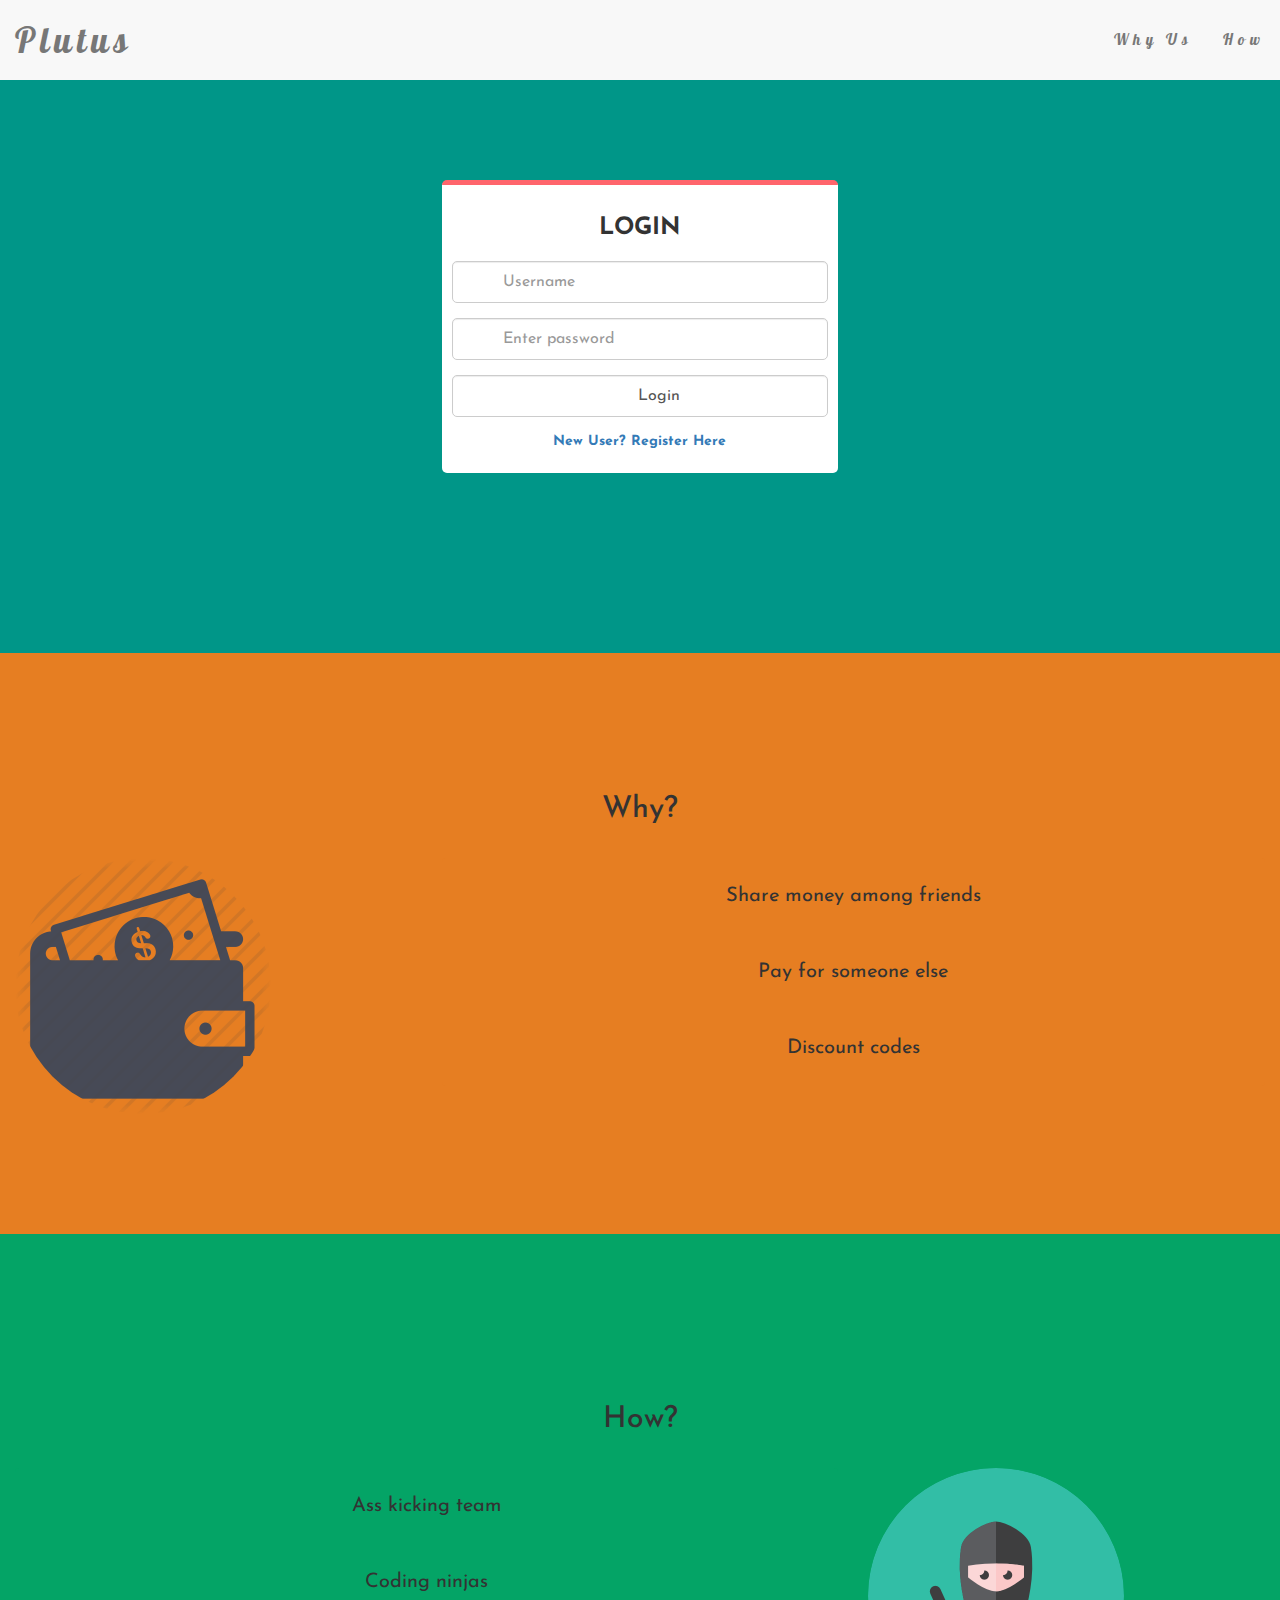
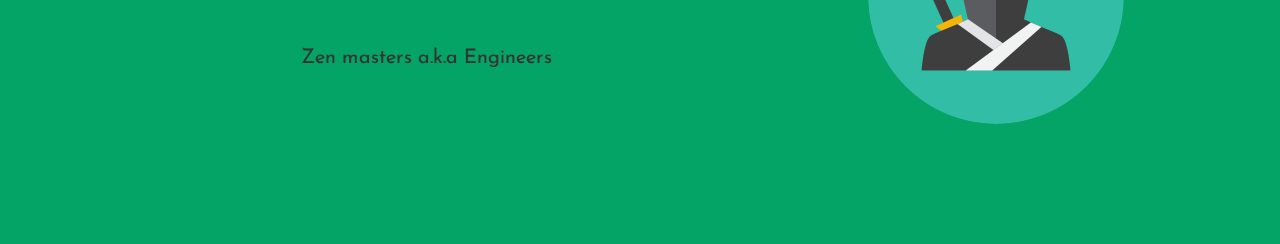
<file: index.html>
<!DOCTYPE html>

<html>
	
	<head>
		<link rel="stylesheet" href="bootstrap.min.css">
		<link rel="stylesheet" href="main.css">
		<link href='http://fonts.googleapis.com/css?family=Lobster' rel='stylesheet' type='text/css'>
		<link href='http://fonts.googleapis.com/css?family=Cabin' rel='stylesheet' type='text/css'>
		<link href='http://fonts.googleapis.com/css?family=Josefin+Sans' rel='stylesheet' type='text/css'>
	</head>
	<body>
		
		<nav class="navbar navbar-default navbar-fixed-top">
			<div class="container-fluid">
				<div class="navbar-header">
					<button type="button" class="navbar-toggle" data-toggle="collapse" data-target="#drop">
						<span class="icon-bar"></span>
						<span class="icon-bar"></span>
					</button>
					<a class="navbar-brand" href="#">Plutus</a>
				</div>
				<div class="collapse navbar-collapse" id="drop">
					<ul class="nav navbar-nav navbar-right">
						<li><a href="#why">Why Us</a></li>
						<li><a href="#how">How</a></li>
					</ul>
				</div>
			</div>
		</nav>
		<div class="container-fluid login-cont" id="ok">
			<div class="row">
				<div class="col-md-4"></div>
				<div class="col-md-4">
			<div class="login-block text-center">
				<h3>Login</h3>
				<form action="dashboard2.php" role="form" method="post">
					<div class="form-group">
						<input type="text" class="form-control" id="username" placeholder="Username">
					</div>
					<div class="form-group">
						<input type="password" class="form-control" id="password" placeholder="Enter password">
					</div>
					<div class="form-group">
						
						 <input type="submit" value="Login" class="form-control" id="submit-but"/>
					<!--	<button class="form-control" id="submit-but"><a href="dashboard.html">Submit</a></button>-->
					</div>
					<div class="form-group">
						<label for="register"><a href="register2.html" class="reg1">New User? Register Here</a></label>
					</div>
				</form>

			</div>
				</div>
				<div class="col-md-4"></div>
			</div>
		</div>
		<div class="container-fluid s1 text-center" id="why">
			<h2 class="margin" style="padding-bottom:22px;">Why?</h3>
			<div class="row">
				<div class="col-md-4">
					<img src="icon_wallet.png" class="img-responsive img-circle margin" >
				</div>
				<div class="col-md-8">
					<ul class="list-group">
						<li class="list-group-item lg1">Share money among friends</li>
						<li class="list-group-item lg1">Pay for someone else</li>
						<li class="list-group-item lg1">Discount codes</li>
					</ul>
				</div>
			</div>
		</div>
		<div class="container-fluid s2 text-center" id="how">
			<h2 class="margin" style="padding-bottom:22px;">How?</h3>
			<div class="row">
				<div class="col-md-8">
					<ul class="list-group">
						<li class="list-group-item lg2">Ass kicking team</li>
						<li class="list-group-item lg2">Coding ninjas</li>
						<li class="list-group-item lg2">Zen masters a.k.a Engineers</li>
					</ul>
				</div>
				<div class="col-md-4">
					<img src="icon_ninja.png" class="img-responsive img-circle margin" width="256px" height="256px">
				</div>
			</div>
		</div>
	</body>
</html>
</file>
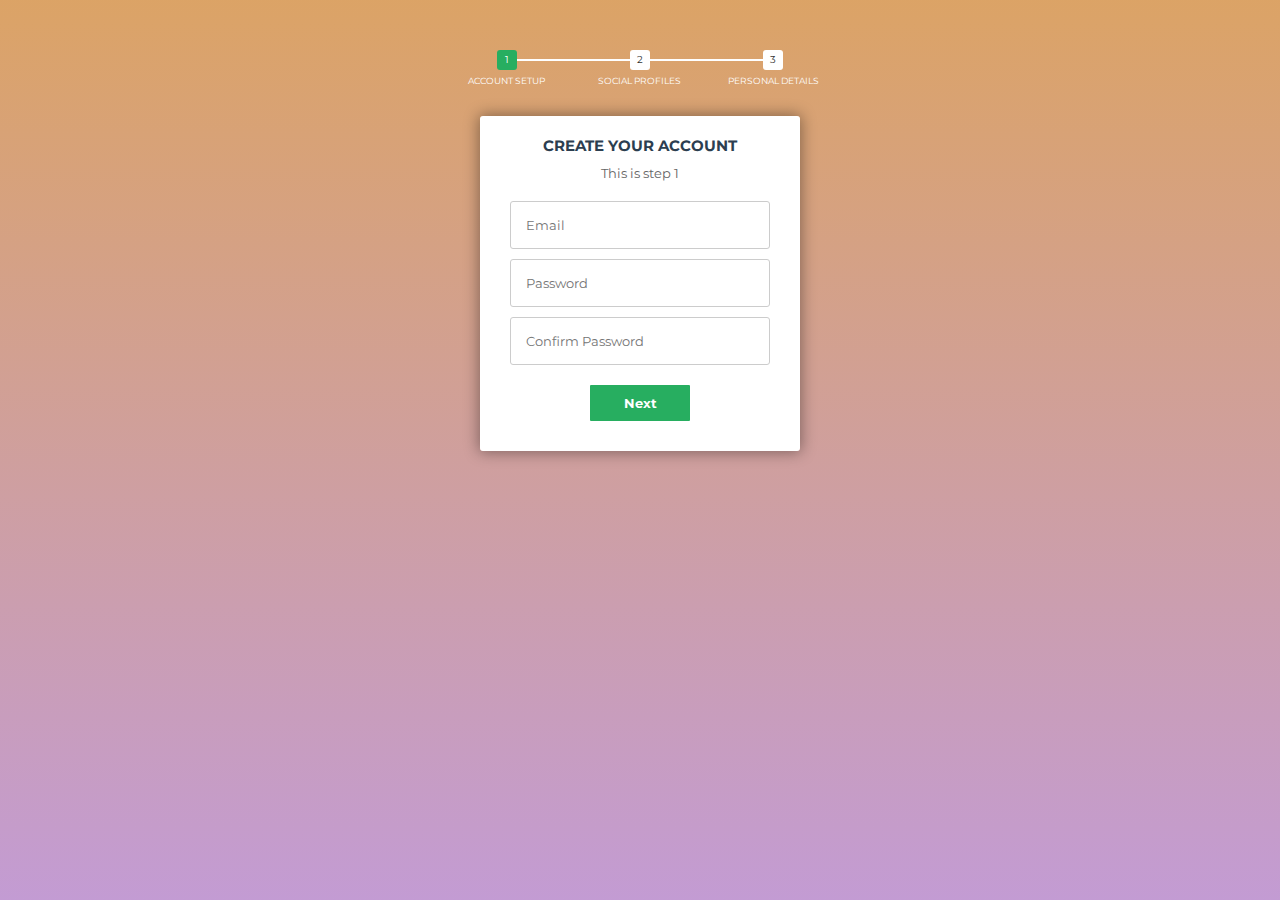
<file: register.html>
<!DOCTYPE html>
<html>
	<head>
		<script src="https://code.jquery.com/jquery-1.10.2.js"></script>
		<script src="sc_register.js"></script>
		<link rel="stylesheet" href="style_register.css">
	</head>
	<body>
		<!-- multistep form -->
		<form id="msform">
		  <!-- progressbar -->
		  <ul id="progressbar">
		    <li class="active">Account Setup</li>
		    <li>Social Profiles</li>
		    <li>Personal Details</li>
		  </ul>
		  <!-- fieldsets -->
		  <fieldset>
		    <h2 class="fs-title">Create your account</h2>
		    <h3 class="fs-subtitle">This is step 1</h3>
		    <input type="text" name="email" placeholder="Email" />
		    <input type="password" name="pass" placeholder="Password" />
		    <input type="password" name="cpass" placeholder="Confirm Password" />
		    <input type="button" name="next" class="next action-button" value="Next" />
		  </fieldset>
		  <fieldset>
		    <h2 class="fs-title">Social Profiles</h2>
		    <h3 class="fs-subtitle">Your presence on the social network</h3>
		    <input type="text" name="twitter" placeholder="Twitter" />
		    <input type="text" name="facebook" placeholder="Facebook" />
		    <input type="text" name="gplus" placeholder="Google Plus" />
		    <input type="button" name="previous" class="previous action-button" value="Previous" />
		    <input type="button" name="next" class="next action-button" value="Next" />
		  </fieldset>
		  <fieldset>
		    <h2 class="fs-title">Personal Details</h2>
		    <h3 class="fs-subtitle">We will never sell it</h3>
		    <input type="text" name="fname" placeholder="First Name" />
		    <input type="text" name="lname" placeholder="Last Name" />
		    <input type="text" name="phone" placeholder="Phone" />
		    <textarea name="address" placeholder="Address"></textarea>
		    <input type="button" name="previous" class="previous action-button" value="Previous" />
		    <input type="submit" name="submit" class="submit action-button" value="Submit" />
		  </fieldset>
		</form>
	</body>
</html>
</file>
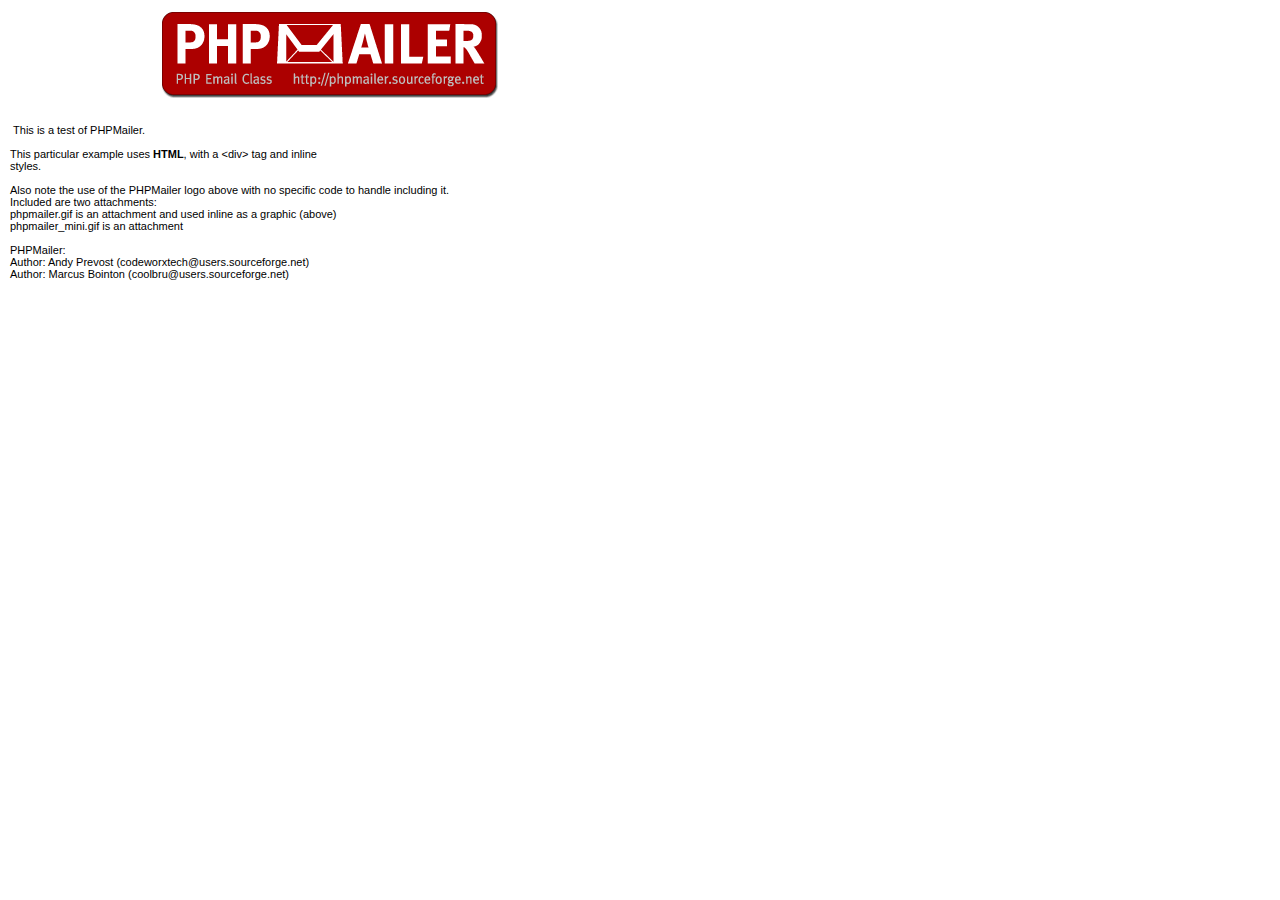
<file: examples/contents.html>
<body style="margin: 10px;">
<div style="width: 640px; font-family: Arial, Helvetica, sans-serif; font-size: 11px;">
<div align="center"><img src="images/phpmailer.gif" style="height: 90px; width: 340px"></div><br>
<br>
&nbsp;This is a test of PHPMailer.<br>
<br>
This particular example uses <strong>HTML</strong>, with a &lt;div&gt; tag and inline<br>
styles.<br>
<br>
Also note the use of the PHPMailer logo above with no specific code to handle
including it.<br />
Included are two attachments:<br />
phpmailer.gif is an attachment and used inline as a graphic (above)<br />
phpmailer_mini.gif is an attachment<br />
<br />
PHPMailer:<br />
Author: Andy Prevost (codeworxtech@users.sourceforge.net)<br />
Author: Marcus Bointon (coolbru@users.sourceforge.net)<br />
</div>
</body>
</file>
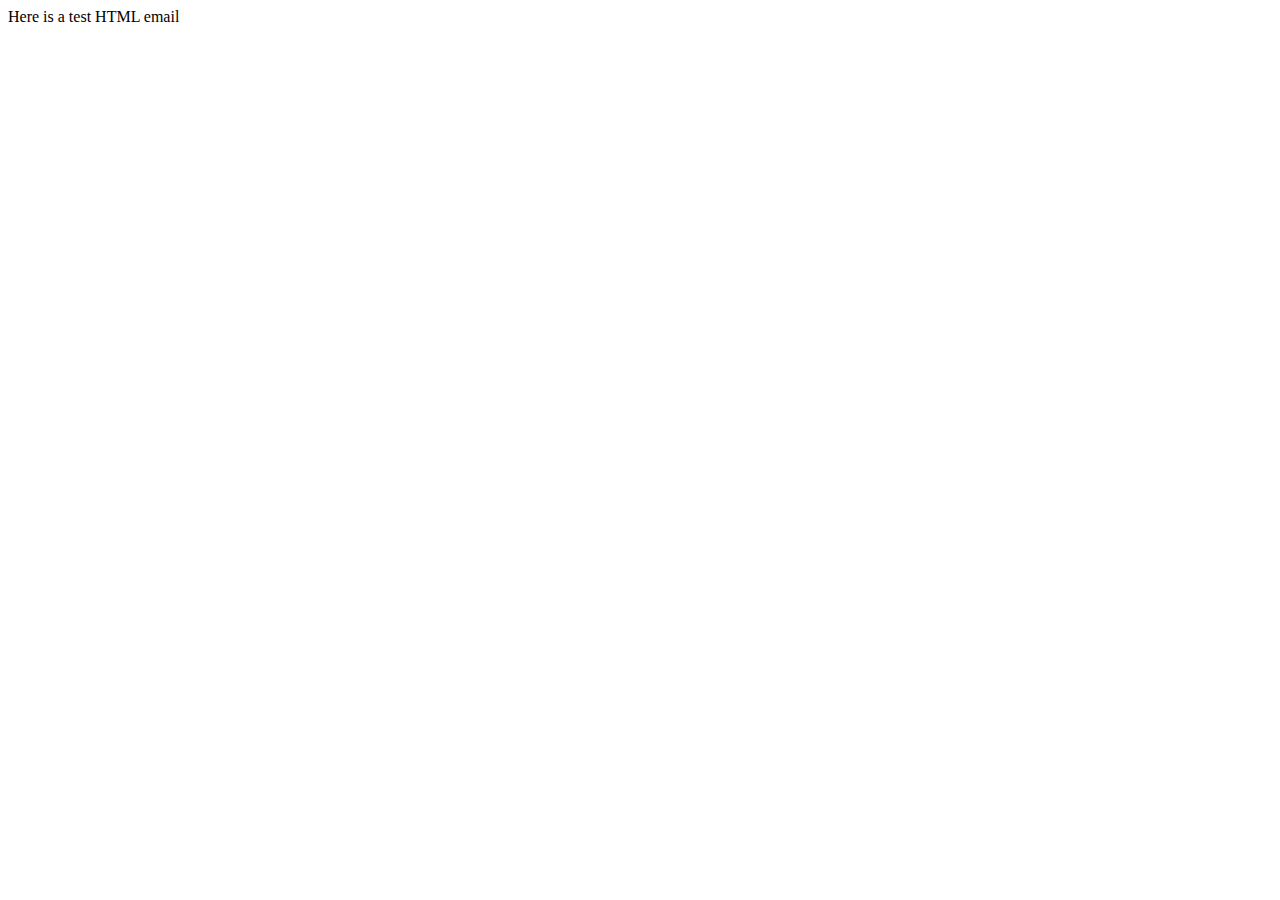
<file: test/contents.html>
<!DOCTYPE HTML PUBLIC "-//W3C//DTD HTML 4.01 Transitional//EN">
<html>
  <head>
    <title>Email test</title>
    <meta http-equiv="Content-Type" content="text/html; charset=UTF-8">
  </head>
  <body>
	<p>Here is a test HTML email</p>
  </body>
</html>
</file>
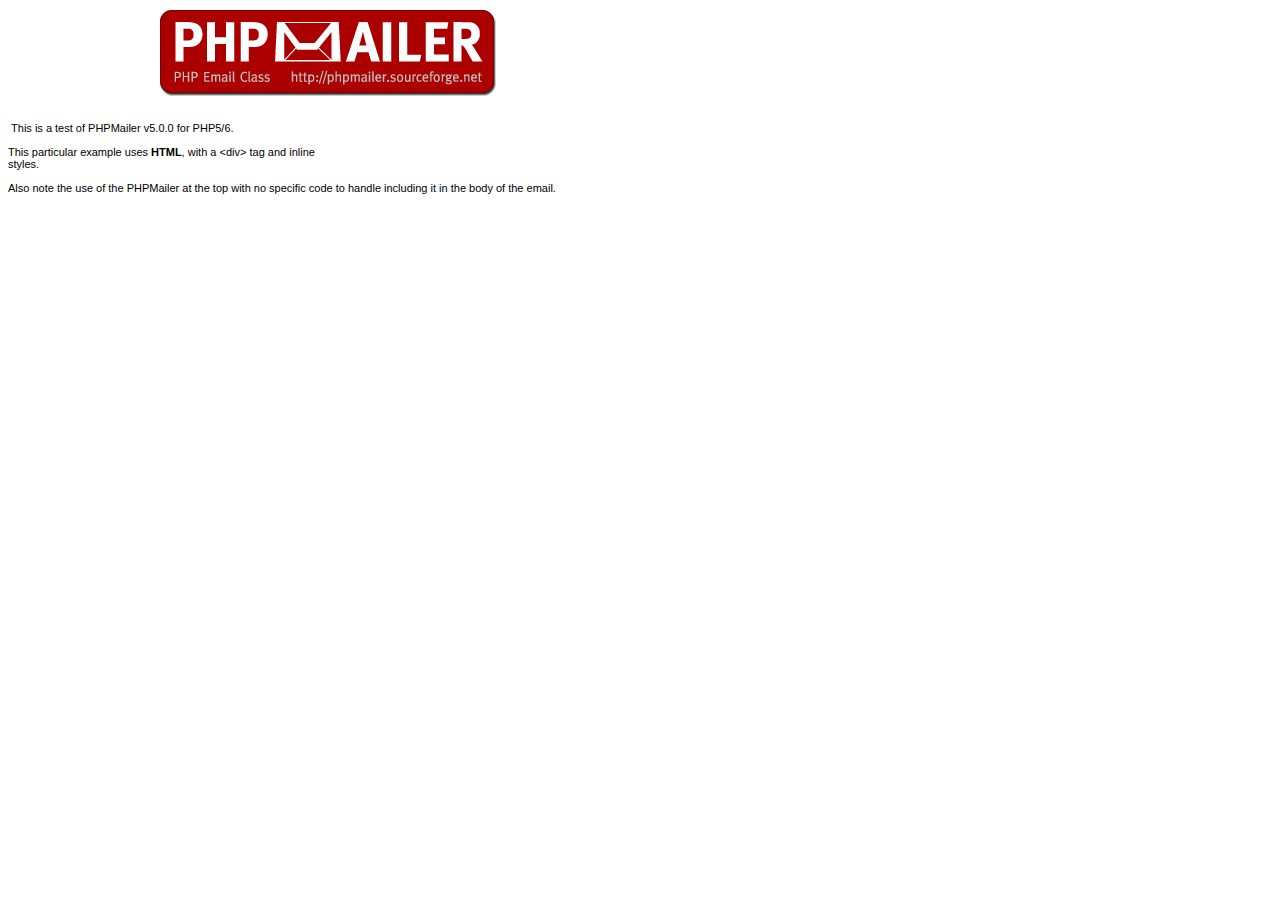
<file: test_script/contents.html>
<body>
<div style="width: 640px; font-family: Arial, Helvetica, sans-serif; font-size: 11px;">
<div align="center"><img src="images/phpmailer.gif" style="height: 90px; width: 340px"></div><br />
<br />
&nbsp;This is a test of PHPMailer v5.0.0 for PHP5/6.<br />
<br />
This particular example uses <strong>HTML</strong>, with a &lt;div&gt; tag and inline<br />
styles.<br />
<br />
Also note the use of the PHPMailer at the top with no specific code to handle
including it in the body of the email.</div>


</body>
</file>
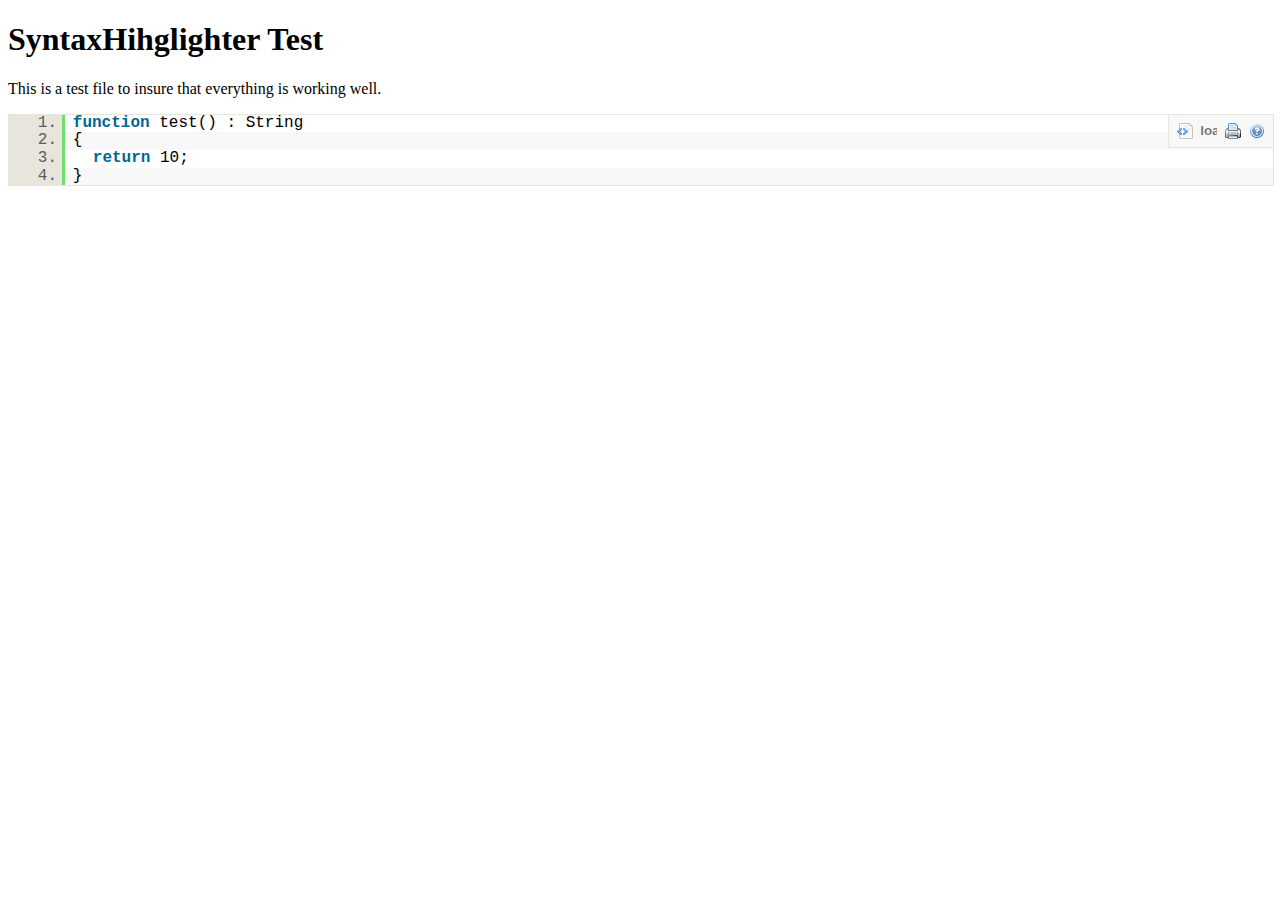
<file: test_script/test.html>
<!DOCTYPE html PUBLIC "-//W3C//DTD XHTML 1.0 Strict//EN" "http://www.w3.org/TR/xhtml1/DTD/xhtml1-strict.dtd">
<html xmlns="http://www.w3.org/1999/xhtml" xml:lang="en" lang="en">
<head>
  <meta http-equiv="Content-Type" content="text/html; charset=UTF-8" />
  <title>SyntaxHighlighter Build Test Page</title>
  <script type="text/javascript" src="scripts/shCore.js"></script>
  <!--
  <script type="text/javascript" src="scripts/shBrushBash.js"></script>
  <script type="text/javascript" src="scripts/shBrushCpp.js"></script>
  <script type="text/javascript" src="scripts/shBrushCSharp.js"></script>
  <script type="text/javascript" src="scripts/shBrushCss.js"></script>
  <script type="text/javascript" src="scripts/shBrushDelphi.js"></script>
  <script type="text/javascript" src="scripts/shBrushDiff.js"></script>
  <script type="text/javascript" src="scripts/shBrushGroovy.js"></script>
  <script type="text/javascript" src="scripts/shBrushJava.js"></script>
  <script type="text/javascript" src="scripts/shBrushJScript.js"></script>
  -->
  <script type="text/javascript" src="scripts/shBrushPhp.js"></script>
  <!--
  <script type="text/javascript" src="scripts/shBrushPlain.js"></script>
  <script type="text/javascript" src="scripts/shBrushPython.js"></script>
  <script type="text/javascript" src="scripts/shBrushRuby.js"></script>
  <script type="text/javascript" src="scripts/shBrushScala.js"></script>
  <script type="text/javascript" src="scripts/shBrushSql.js"></script>
  <script type="text/javascript" src="scripts/shBrushVb.js"></script>
  <script type="text/javascript" src="scripts/shBrushXml.js"></script>
  -->
  <link type="text/css" rel="stylesheet" href="styles/shCore.css"/>
  <link type="text/css" rel="stylesheet" href="styles/shThemeDefault.css"/>
  <script type="text/javascript">
    SyntaxHighlighter.config.clipboardSwf = 'scripts/clipboard.swf';
    SyntaxHighlighter.all();
  </script>
</head>

<body >
<h1>SyntaxHihglighter Test</h1>
<p>This is a test file to insure that everything is working well.</p>

<pre class="brush: php;">
function test() : String
{
  return 10;
}
</pre>
</html>
</file>
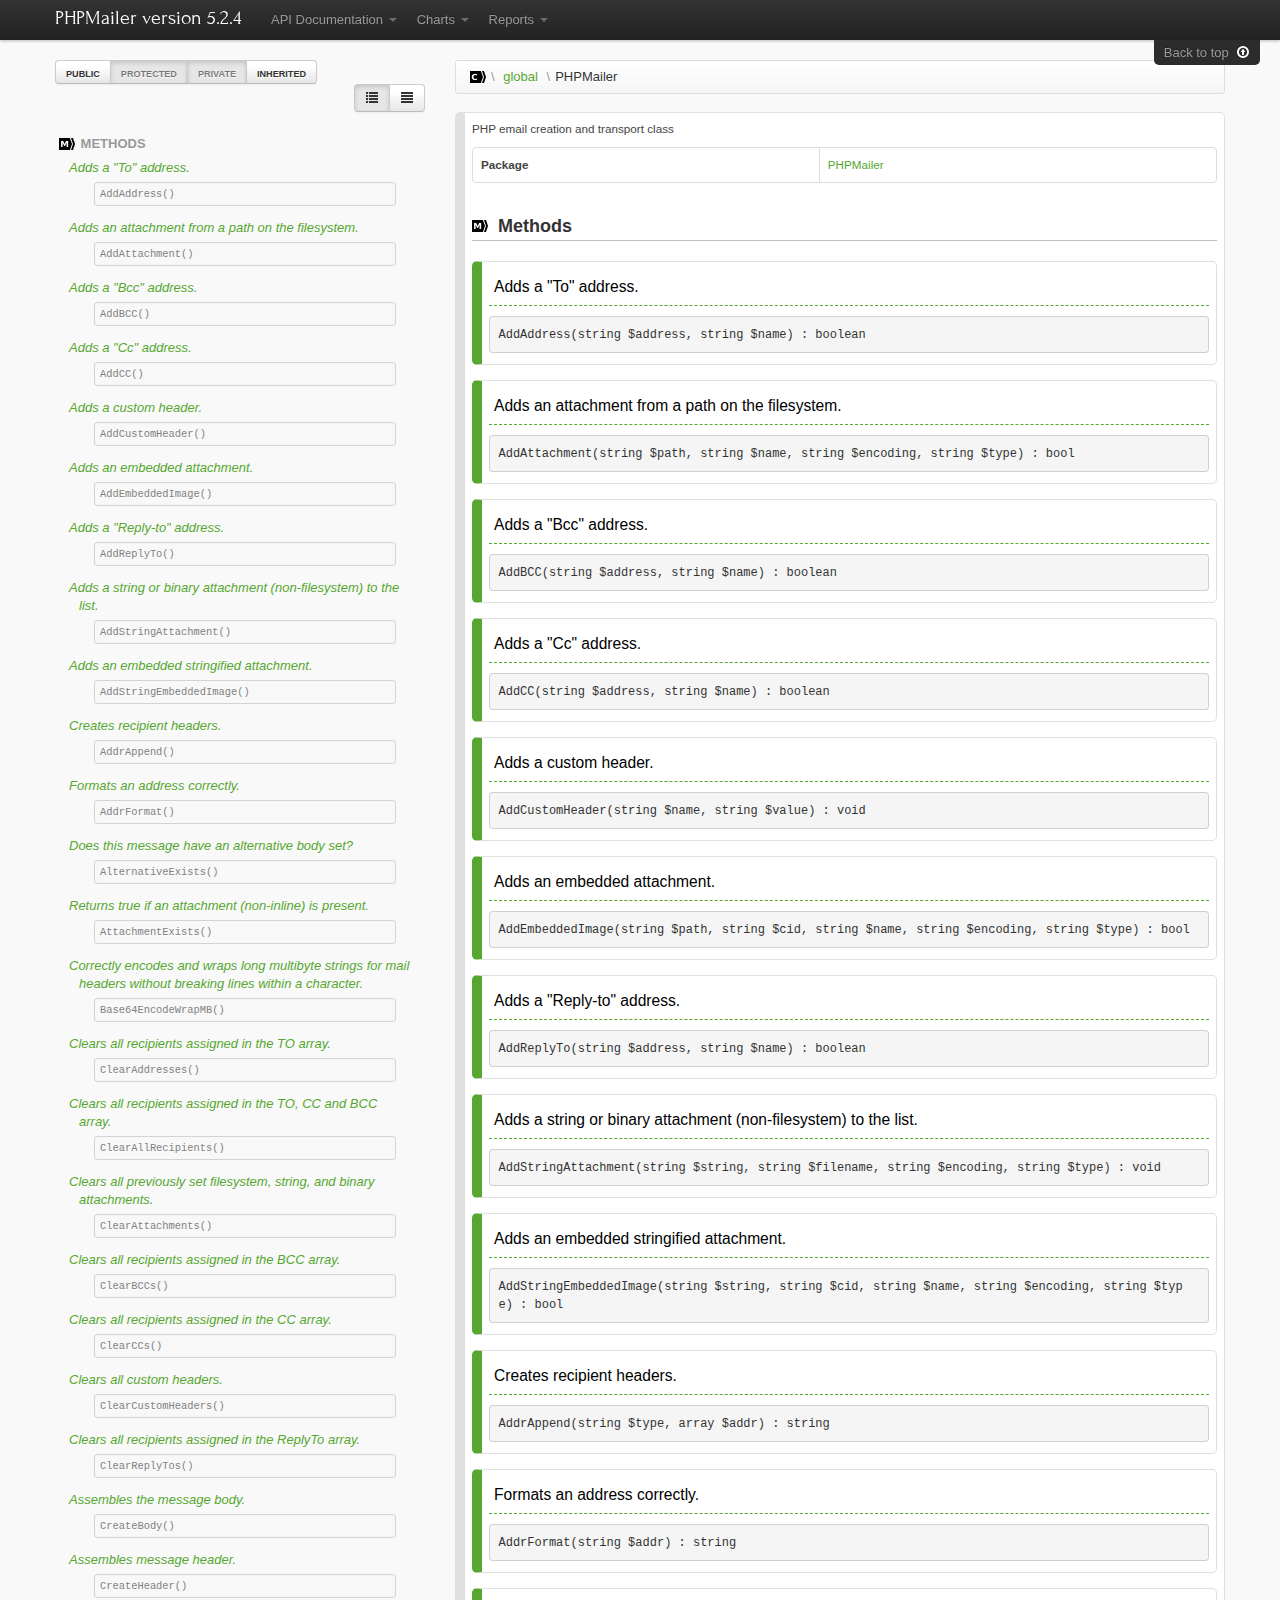
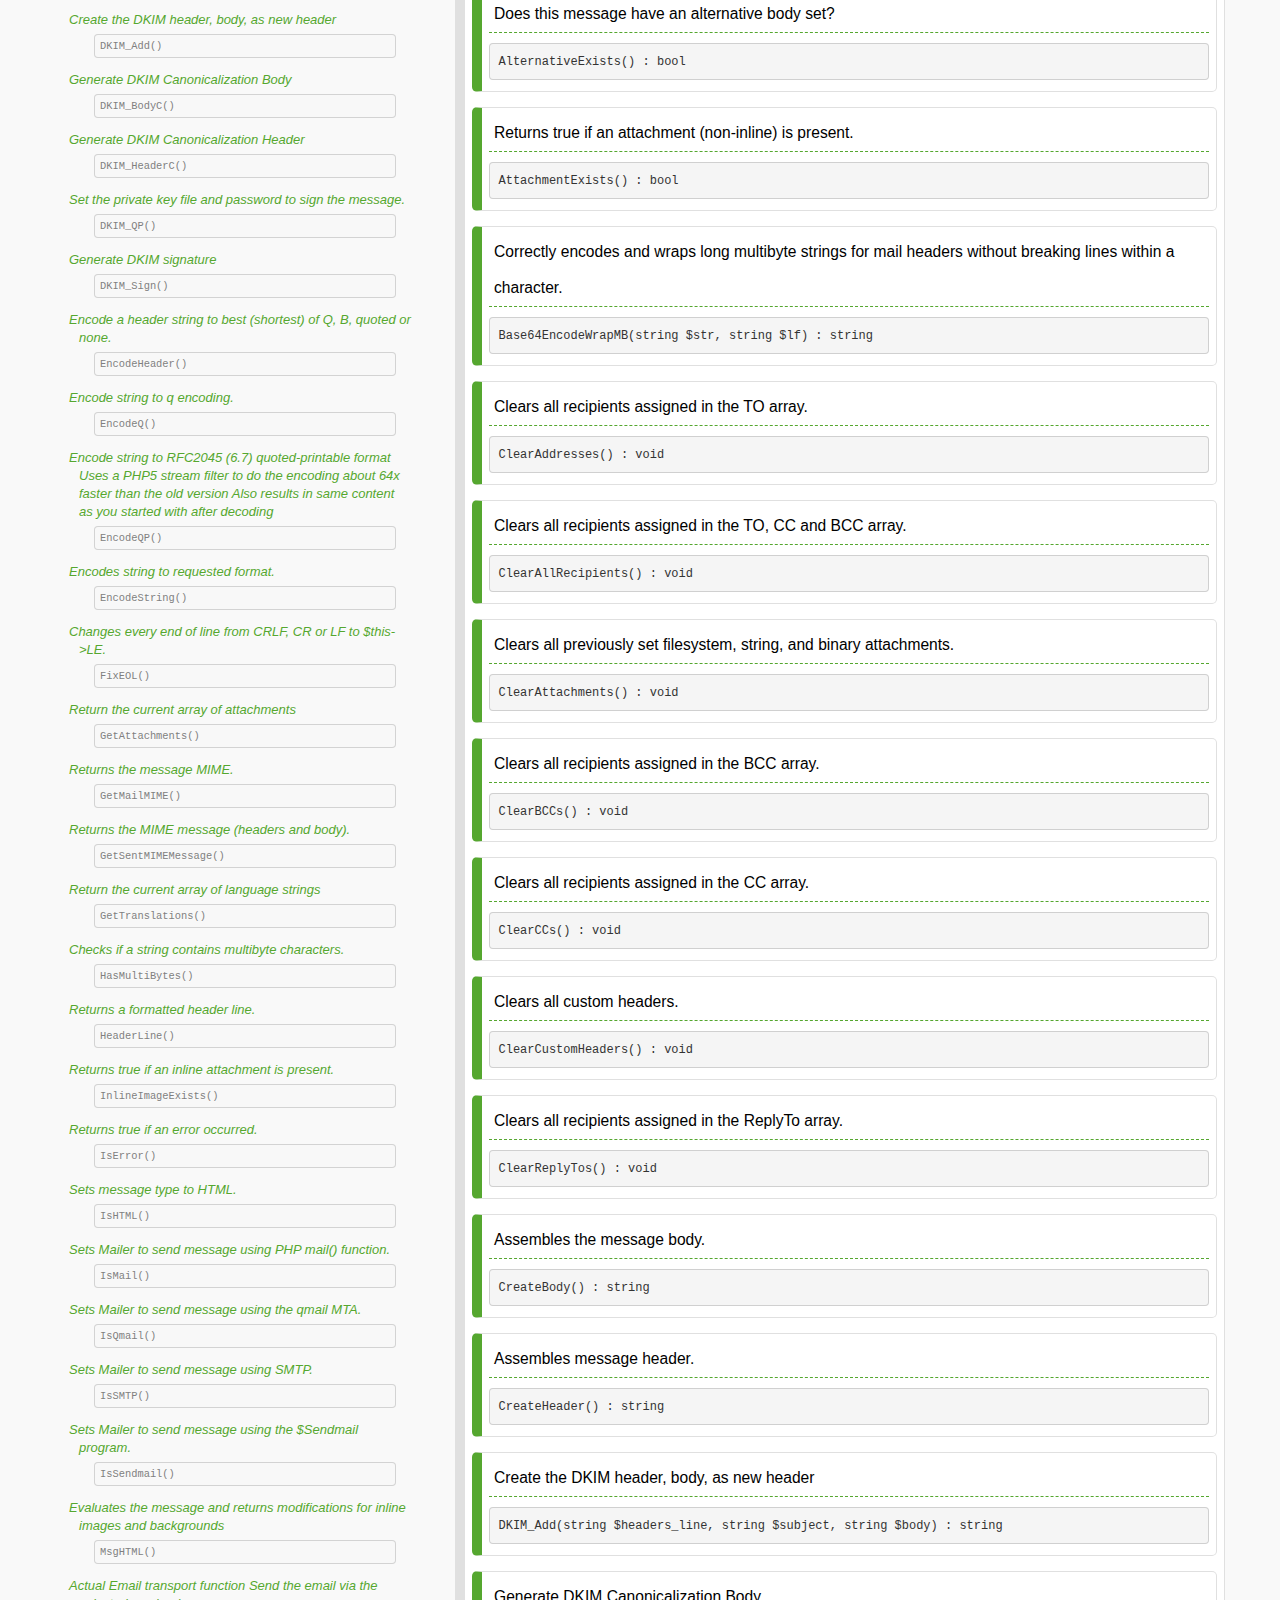
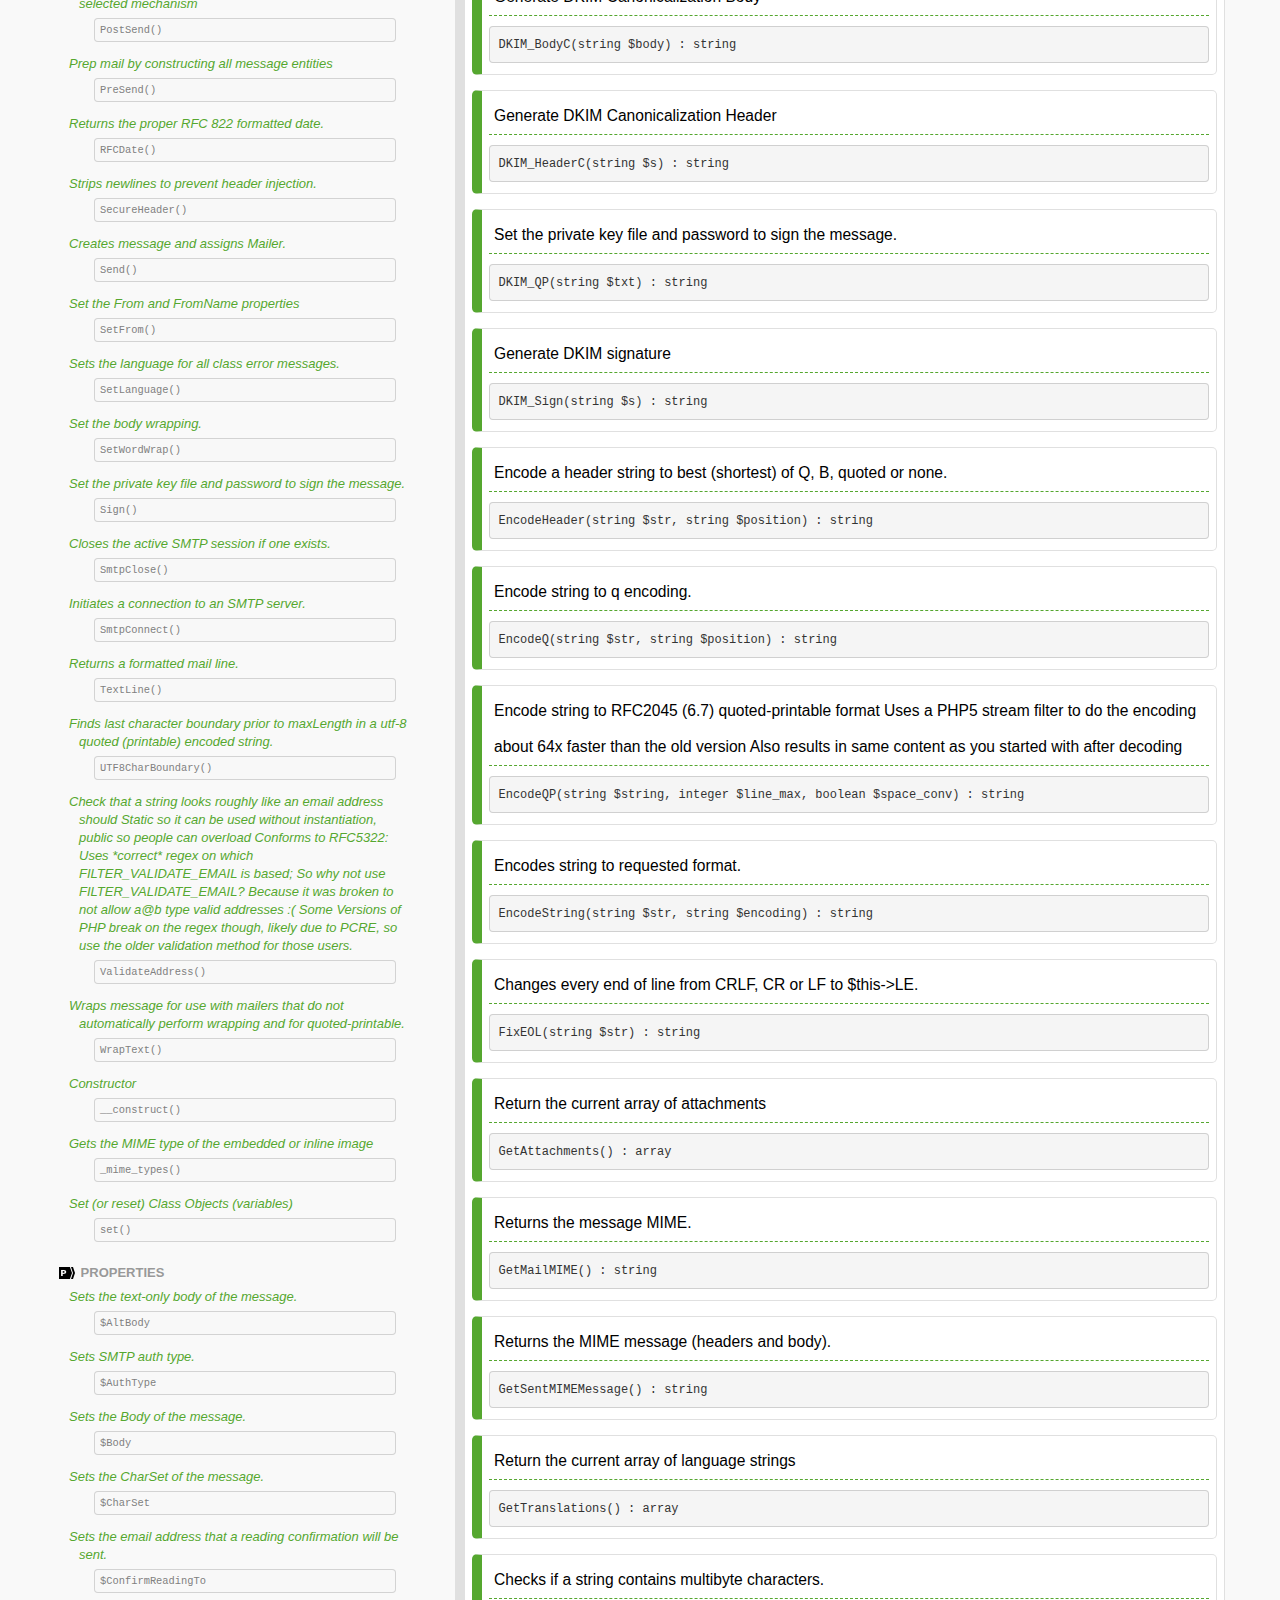
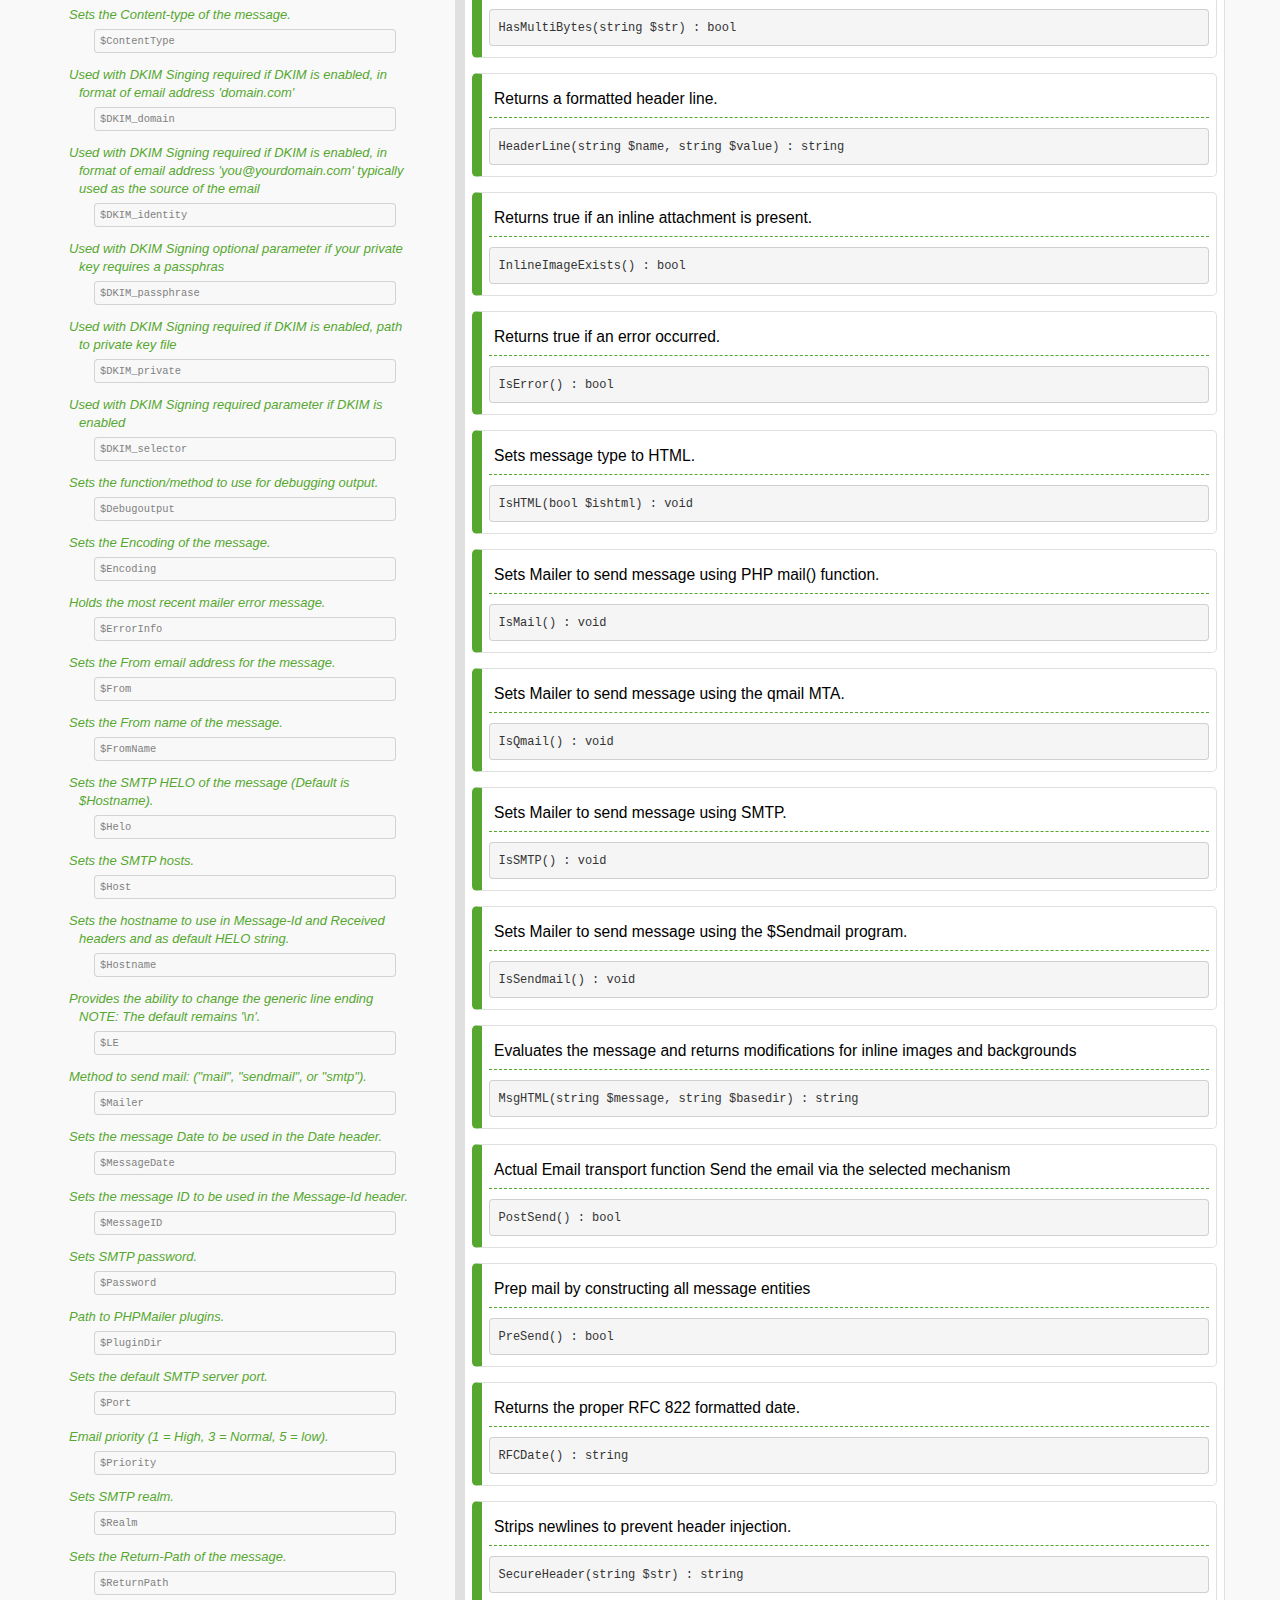
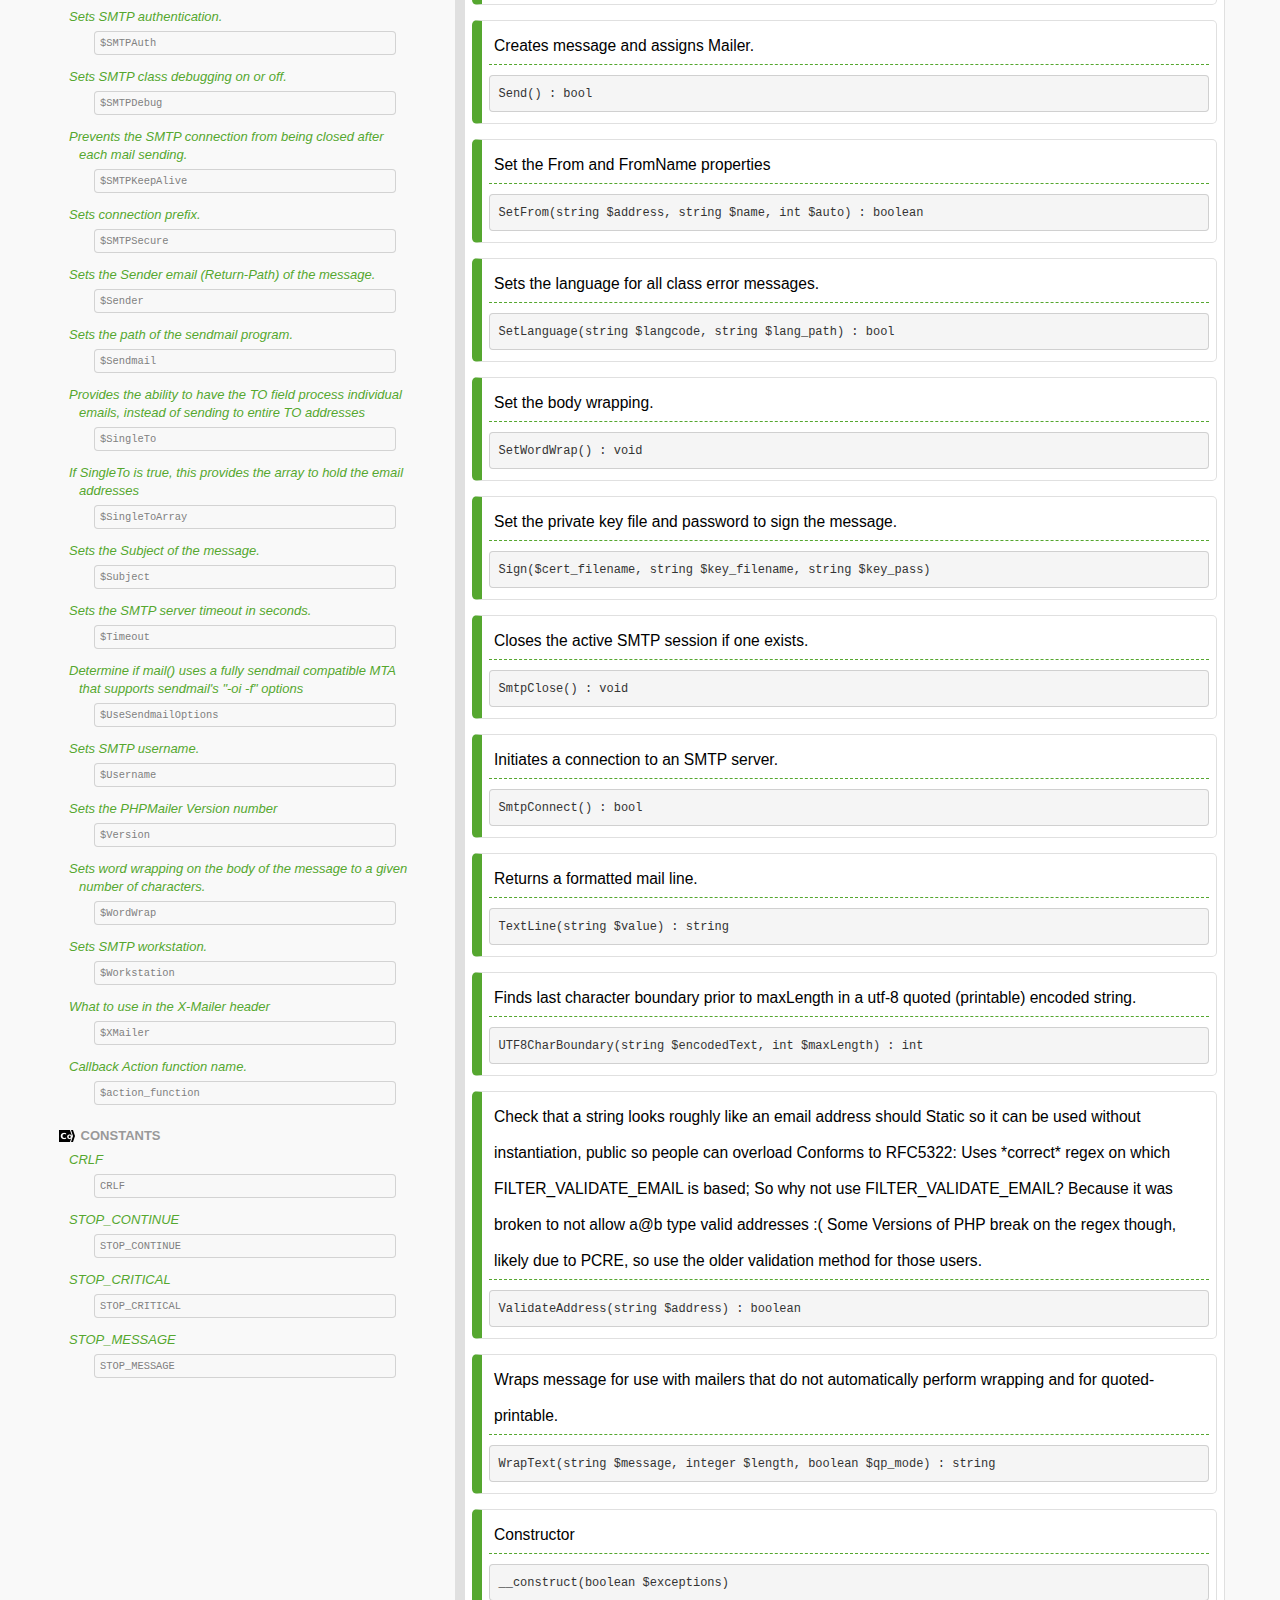
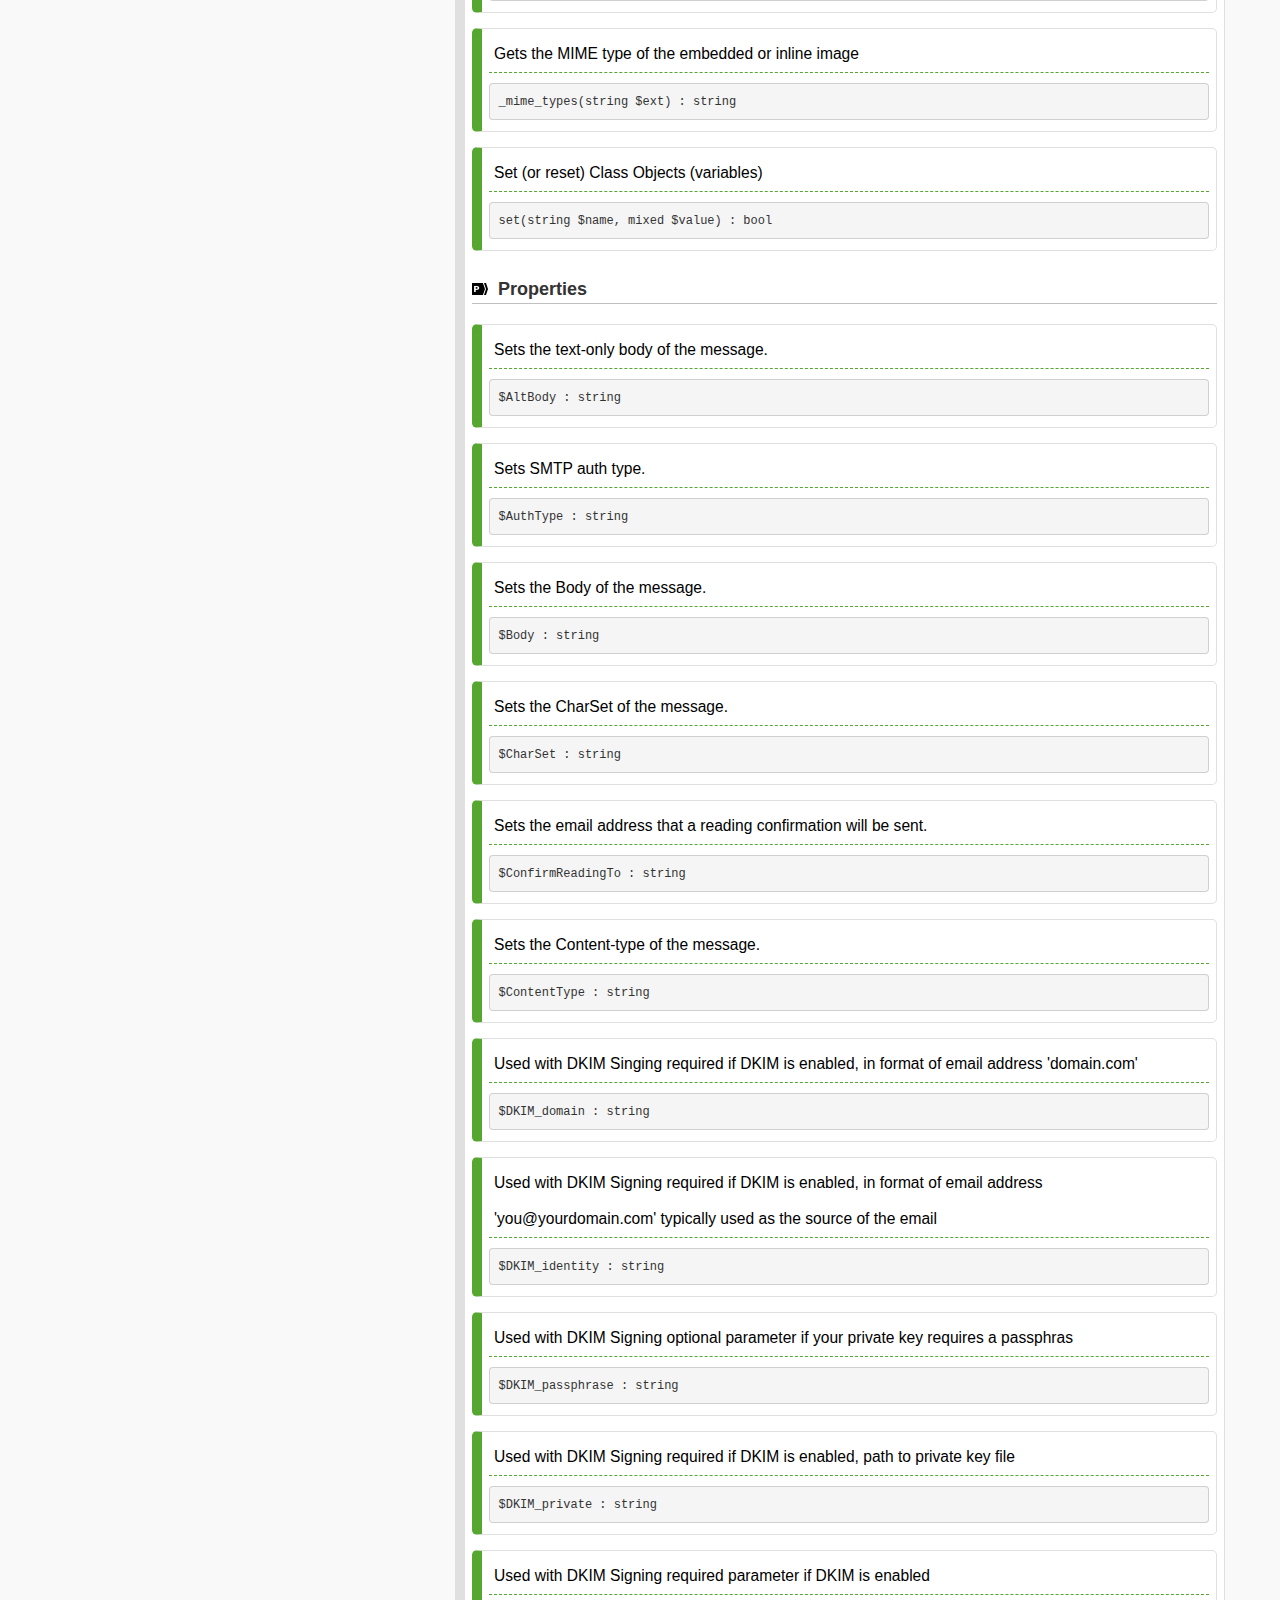
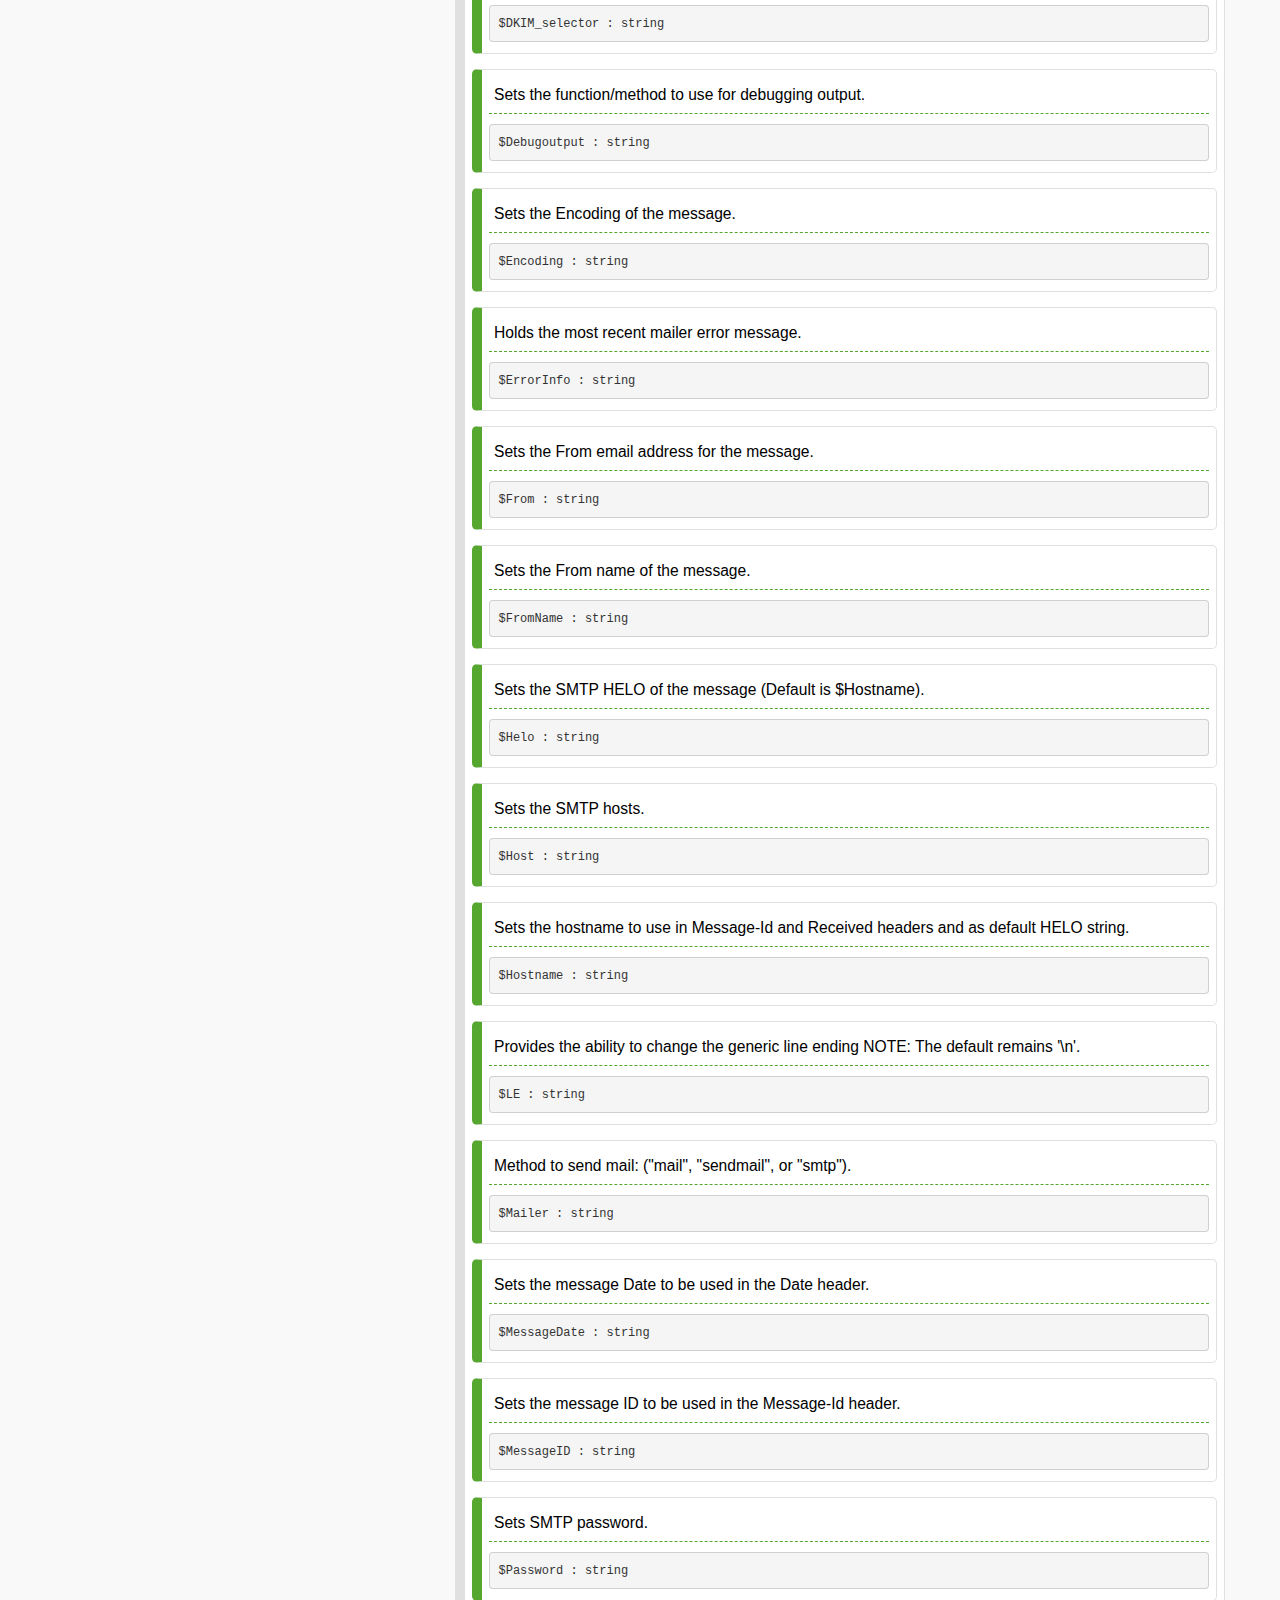
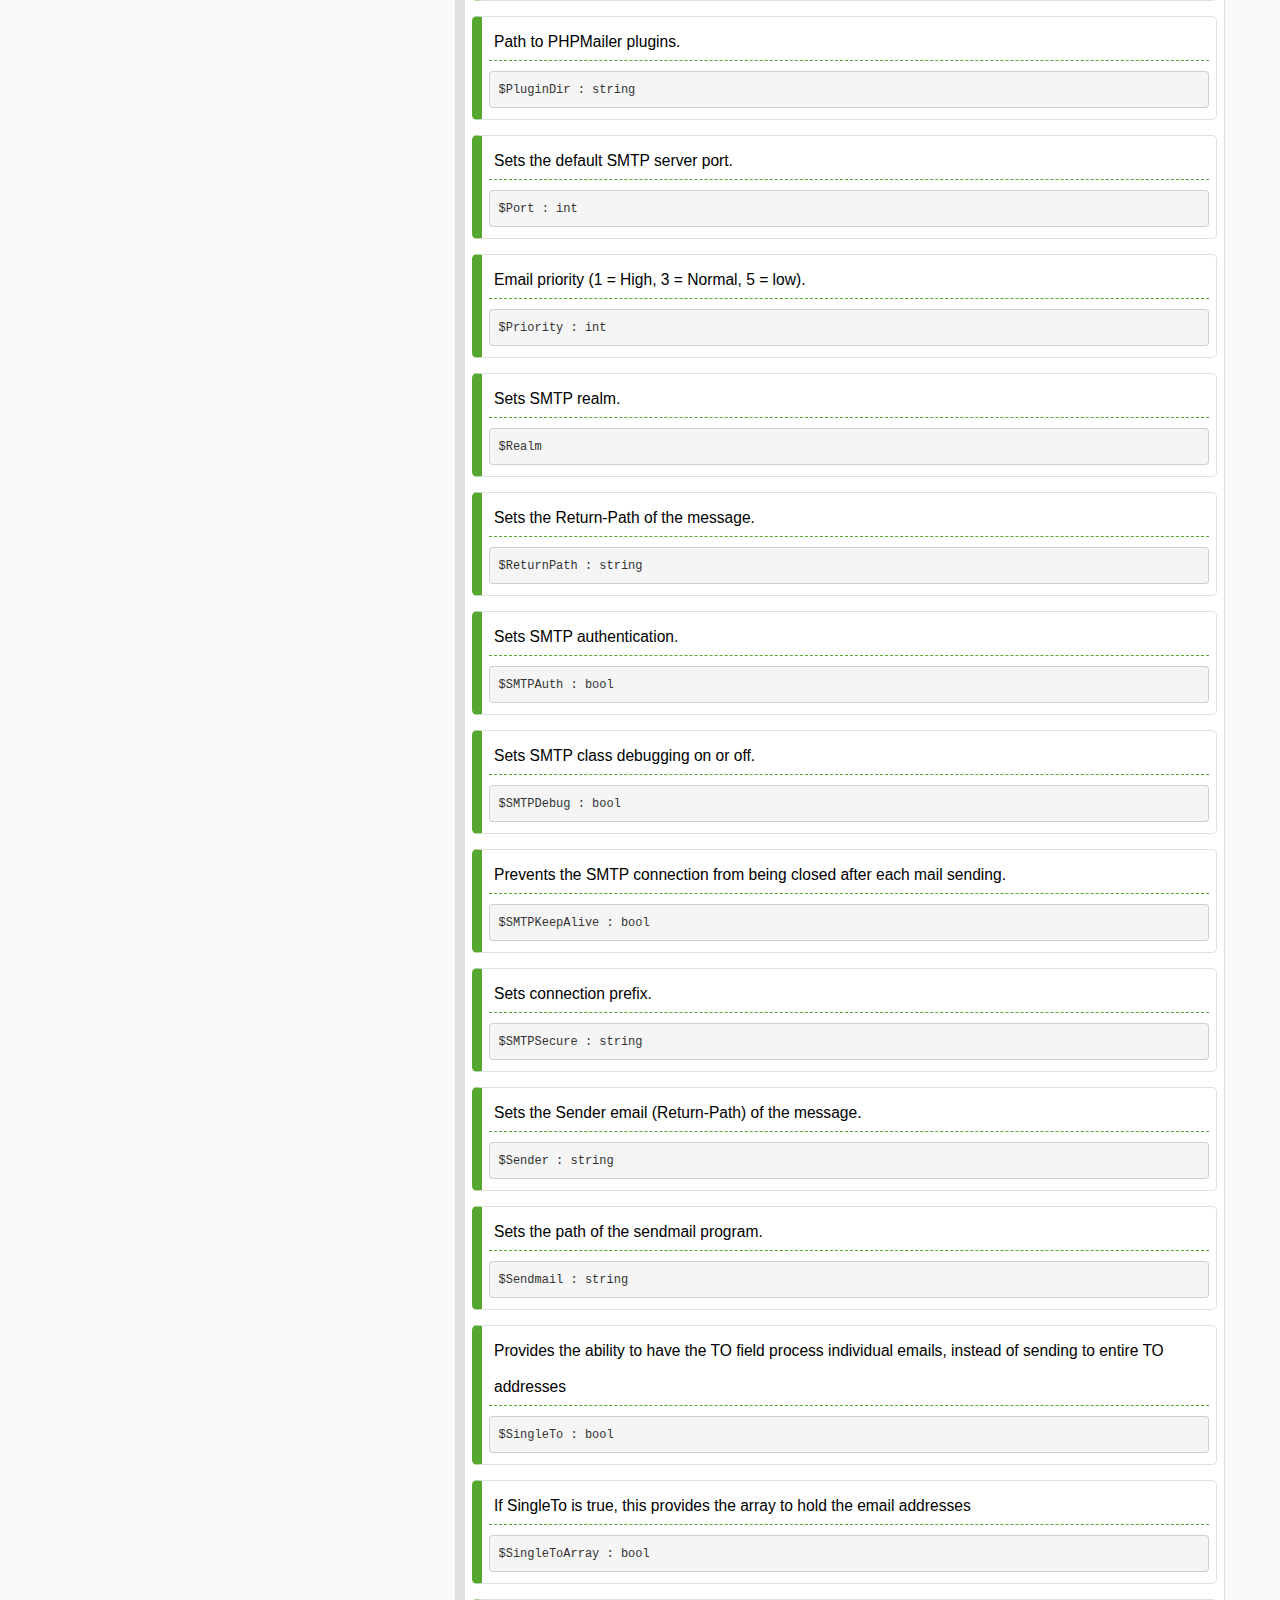
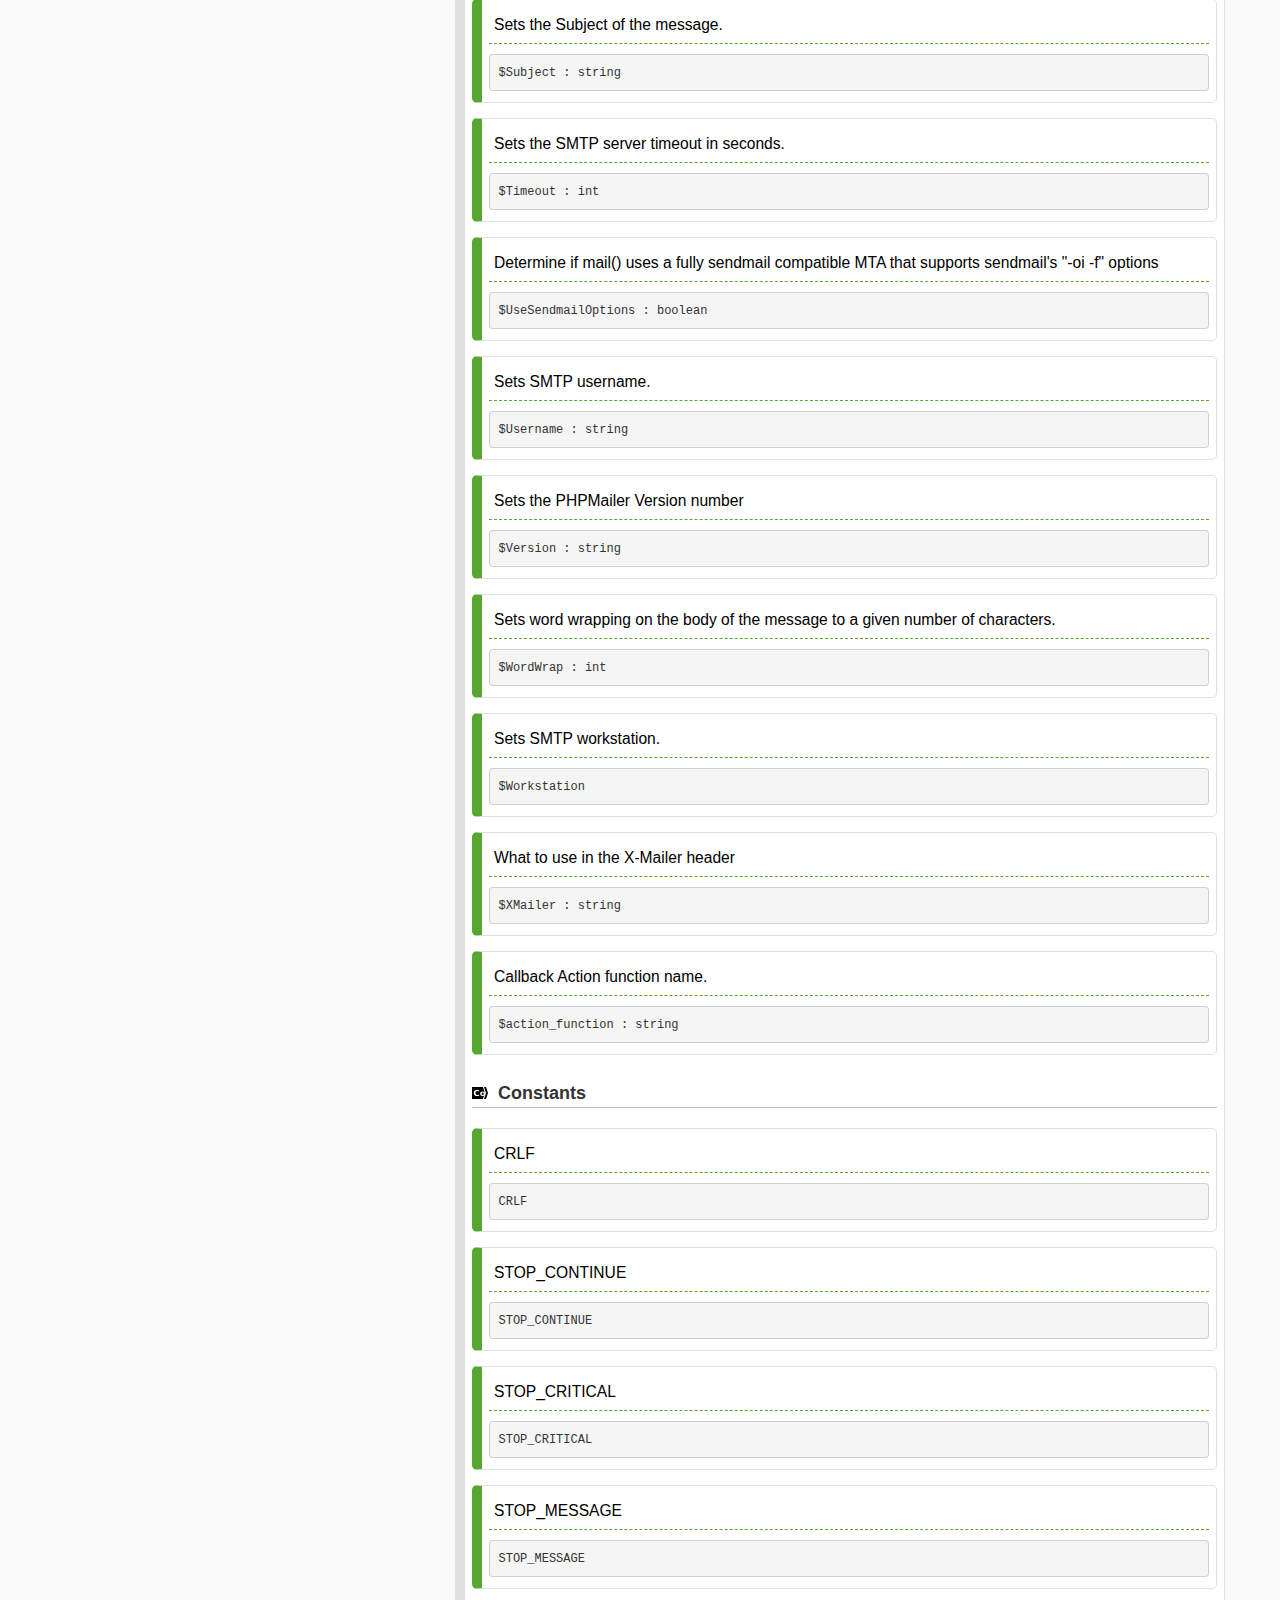
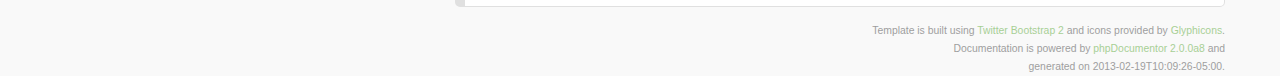
<file: docs/phpdoc/classes/PHPMailer.html>
<!DOCTYPE html><html xmlns:date="http://exslt.org/dates-and-times" lang="en">
<head>
<meta http-equiv="Content-Type" content="text/html; charset=UTF-8">
<meta name="viewport" content="width=device-width; initial-scale=1.0; maximum-scale=1.0; user-scalable=0;">
<meta charset="utf-8">
<title>PHPMailer version 5.2.4 » \PHPMailer</title>
<meta name="author" content="Mike van Riel">
<meta name="description" content="">
<link href="../css/template.css" rel="stylesheet" media="all">
<script src="../js/jquery-1.7.1.min.js" type="text/javascript"></script><script src="../js/jquery-ui-1.8.2.custom.min.js" type="text/javascript"></script><script src="../js/jquery.mousewheel.min.js" type="text/javascript"></script><script src="../js/bootstrap.js" type="text/javascript"></script><script src="../js/template.js" type="text/javascript"></script><script src="../js/prettify/prettify.min.js" type="text/javascript"></script><link rel="shortcut icon" href="../img/favicon.ico">
<link rel="apple-touch-icon" href="../img/apple-touch-icon.png">
<link rel="apple-touch-icon" sizes="72x72" href="../img/apple-touch-icon-72x72.png">
<link rel="apple-touch-icon" sizes="114x114" href="../img/apple-touch-icon-114x114.png">
</head>
<body>
<div class="navbar navbar-fixed-top">
<div class="navbar-inner"><div class="container">
<a class="btn btn-navbar" data-toggle="collapse" data-target=".nav-collapse"><span class="icon-bar"></span><span class="icon-bar"></span><span class="icon-bar"></span></a><a class="brand" href="../index.html">PHPMailer version 5.2.4</a><div class="nav-collapse"><ul class="nav">
<li class="dropdown">
<a href="#api" class="dropdown-toggle" data-toggle="dropdown">
                                    API Documentation <b class="caret"></b></a><ul class="dropdown-menu"></ul>
</li>
<li class="dropdown" id="charts-menu">
<a href="#charts" class="dropdown-toggle" data-toggle="dropdown">
                                    Charts <b class="caret"></b></a><ul class="dropdown-menu"><li><a href="../graph_class.html"><i class="icon-list-alt"></i> Class hierarchy diagram</a></li></ul>
</li>
<li class="dropdown" id="reports-menu">
<a href="#reports" class="dropdown-toggle" data-toggle="dropdown">
                                    Reports <b class="caret"></b></a><ul class="dropdown-menu">
<li><a href="../errors.html"><i class="icon-remove-sign"></i> Errors 
                <span class="label label-info">22</span></a></li>
<li><a href="../markers.html"><i class="icon-map-marker"></i> Markers 
                <ul><li>todo 
                <span class="label label-info">2</span>
</li></ul></a></li>
<li><a href="../deprecated.html"><i class="icon-stop"></i> Deprecated elements 
                <span class="label label-info">0</span></a></li>
</ul>
</li>
</ul></div>
</div></div>
<div class="go_to_top"><a href="#___" style="color: inherit">Back to top  <i class="icon-upload icon-white"></i></a></div>
</div>
<div id="___" class="container">
<noscript><div class="alert alert-warning">
                            Javascript is disabled; several features are only available
                            if Javascript is enabled.
                        </div></noscript>
<div class="row">
<div class="span4">
<span class="btn-group visibility" data-toggle="buttons-checkbox"><button class="btn public active" title="Show public elements">Public</button><button class="btn protected" title="Show protected elements">Protected</button><button class="btn private" title="Show private elements">Private</button><button class="btn inherited active" title="Show inherited elements">Inherited</button></span><div class="btn-group view pull-right" data-toggle="buttons-radio">
<button class="btn details" title="Show descriptions and method names"><i class="icon-list"></i></button><button class="btn simple" title="Show only method names"><i class="icon-align-justify"></i></button>
</div>
<ul class="side-nav nav nav-list">
<li class="nav-header">
<i class="icon-custom icon-method"></i> Methods</li>
<li class="method public "><a href="#AddAddress" title='AddAddress :: Adds a "To" address.'><span class="description">Adds a "To" address.</span><pre>AddAddress()</pre></a></li>
<li class="method public "><a href="#AddAttachment" title="AddAttachment :: Adds an attachment from a path on the filesystem."><span class="description">Adds an attachment from a path on the filesystem.</span><pre>AddAttachment()</pre></a></li>
<li class="method public "><a href="#AddBCC" title='AddBCC :: Adds a "Bcc" address.'><span class="description">Adds a "Bcc" address.</span><pre>AddBCC()</pre></a></li>
<li class="method public "><a href="#AddCC" title='AddCC :: Adds a "Cc" address.'><span class="description">Adds a "Cc" address.</span><pre>AddCC()</pre></a></li>
<li class="method public "><a href="#AddCustomHeader" title="AddCustomHeader :: Adds a custom header."><span class="description">Adds a custom header.</span><pre>AddCustomHeader()</pre></a></li>
<li class="method public "><a href="#AddEmbeddedImage" title="AddEmbeddedImage :: Adds an embedded attachment."><span class="description">Adds an embedded attachment.</span><pre>AddEmbeddedImage()</pre></a></li>
<li class="method public "><a href="#AddReplyTo" title='AddReplyTo :: Adds a "Reply-to" address.'><span class="description">Adds a "Reply-to" address.</span><pre>AddReplyTo()</pre></a></li>
<li class="method public "><a href="#AddStringAttachment" title="AddStringAttachment :: Adds a string or binary attachment (non-filesystem) to the list."><span class="description">Adds a string or binary attachment (non-filesystem) to the list.</span><pre>AddStringAttachment()</pre></a></li>
<li class="method public "><a href="#AddStringEmbeddedImage" title="AddStringEmbeddedImage :: Adds an embedded stringified attachment."><span class="description">Adds an embedded stringified attachment.</span><pre>AddStringEmbeddedImage()</pre></a></li>
<li class="method public "><a href="#AddrAppend" title="AddrAppend :: Creates recipient headers."><span class="description">Creates recipient headers.</span><pre>AddrAppend()</pre></a></li>
<li class="method public "><a href="#AddrFormat" title="AddrFormat :: Formats an address correctly."><span class="description">Formats an address correctly.</span><pre>AddrFormat()</pre></a></li>
<li class="method public "><a href="#AlternativeExists" title="AlternativeExists :: Does this message have an alternative body set?"><span class="description">Does this message have an alternative body set?</span><pre>AlternativeExists()</pre></a></li>
<li class="method public "><a href="#AttachmentExists" title="AttachmentExists :: Returns true if an attachment (non-inline) is present."><span class="description">Returns true if an attachment (non-inline) is present.</span><pre>AttachmentExists()</pre></a></li>
<li class="method public "><a href="#Base64EncodeWrapMB" title="Base64EncodeWrapMB :: Correctly encodes and wraps long multibyte strings for mail headers
without breaking lines within a character."><span class="description">Correctly encodes and wraps long multibyte strings for mail headers
without breaking lines within a character.</span><pre>Base64EncodeWrapMB()</pre></a></li>
<li class="method public "><a href="#ClearAddresses" title="ClearAddresses :: Clears all recipients assigned in the TO array."><span class="description">Clears all recipients assigned in the TO array.</span><pre>ClearAddresses()</pre></a></li>
<li class="method public "><a href="#ClearAllRecipients" title="ClearAllRecipients :: Clears all recipients assigned in the TO, CC and BCC
array."><span class="description">Clears all recipients assigned in the TO, CC and BCC
array.</span><pre>ClearAllRecipients()</pre></a></li>
<li class="method public "><a href="#ClearAttachments" title="ClearAttachments :: Clears all previously set filesystem, string, and binary
attachments."><span class="description">Clears all previously set filesystem, string, and binary
attachments.</span><pre>ClearAttachments()</pre></a></li>
<li class="method public "><a href="#ClearBCCs" title="ClearBCCs :: Clears all recipients assigned in the BCC array."><span class="description">Clears all recipients assigned in the BCC array.</span><pre>ClearBCCs()</pre></a></li>
<li class="method public "><a href="#ClearCCs" title="ClearCCs :: Clears all recipients assigned in the CC array."><span class="description">Clears all recipients assigned in the CC array.</span><pre>ClearCCs()</pre></a></li>
<li class="method public "><a href="#ClearCustomHeaders" title="ClearCustomHeaders :: Clears all custom headers."><span class="description">Clears all custom headers.</span><pre>ClearCustomHeaders()</pre></a></li>
<li class="method public "><a href="#ClearReplyTos" title="ClearReplyTos :: Clears all recipients assigned in the ReplyTo array."><span class="description">Clears all recipients assigned in the ReplyTo array.</span><pre>ClearReplyTos()</pre></a></li>
<li class="method public "><a href="#CreateBody" title="CreateBody :: Assembles the message body."><span class="description">Assembles the message body.</span><pre>CreateBody()</pre></a></li>
<li class="method public "><a href="#CreateHeader" title="CreateHeader :: Assembles message header."><span class="description">Assembles message header.</span><pre>CreateHeader()</pre></a></li>
<li class="method public "><a href="#DKIM_Add" title="DKIM_Add :: Create the DKIM header, body, as new header"><span class="description">Create the DKIM header, body, as new header</span><pre>DKIM_Add()</pre></a></li>
<li class="method public "><a href="#DKIM_BodyC" title="DKIM_BodyC :: Generate DKIM Canonicalization Body"><span class="description">Generate DKIM Canonicalization Body</span><pre>DKIM_BodyC()</pre></a></li>
<li class="method public "><a href="#DKIM_HeaderC" title="DKIM_HeaderC :: Generate DKIM Canonicalization Header"><span class="description">Generate DKIM Canonicalization Header</span><pre>DKIM_HeaderC()</pre></a></li>
<li class="method public "><a href="#DKIM_QP" title="DKIM_QP :: Set the private key file and password to sign the message."><span class="description">Set the private key file and password to sign the message.</span><pre>DKIM_QP()</pre></a></li>
<li class="method public "><a href="#DKIM_Sign" title="DKIM_Sign :: Generate DKIM signature"><span class="description">Generate DKIM signature</span><pre>DKIM_Sign()</pre></a></li>
<li class="method public "><a href="#EncodeHeader" title="EncodeHeader :: Encode a header string to best (shortest) of Q, B, quoted or none."><span class="description">Encode a header string to best (shortest) of Q, B, quoted or none.</span><pre>EncodeHeader()</pre></a></li>
<li class="method public "><a href="#EncodeQ" title="EncodeQ :: Encode string to q encoding."><span class="description">Encode string to q encoding.</span><pre>EncodeQ()</pre></a></li>
<li class="method public "><a href="#EncodeQP" title="EncodeQP :: Encode string to RFC2045 (6.7) quoted-printable format
Uses a PHP5 stream filter to do the encoding about 64x faster than the old version
Also results in same content as you started with after decoding"><span class="description">Encode string to RFC2045 (6.7) quoted-printable format
Uses a PHP5 stream filter to do the encoding about 64x faster than the old version
Also results in same content as you started with after decoding</span><pre>EncodeQP()</pre></a></li>
<li class="method public "><a href="#EncodeString" title="EncodeString :: Encodes string to requested format."><span class="description">Encodes string to requested format.</span><pre>EncodeString()</pre></a></li>
<li class="method public "><a href="#FixEOL" title="FixEOL :: Changes every end of line from CRLF, CR or LF to $this-&gt;LE."><span class="description">Changes every end of line from CRLF, CR or LF to $this-&gt;LE.</span><pre>FixEOL()</pre></a></li>
<li class="method public "><a href="#GetAttachments" title="GetAttachments :: Return the current array of attachments"><span class="description">Return the current array of attachments</span><pre>GetAttachments()</pre></a></li>
<li class="method public "><a href="#GetMailMIME" title="GetMailMIME :: Returns the message MIME."><span class="description">Returns the message MIME.</span><pre>GetMailMIME()</pre></a></li>
<li class="method public "><a href="#GetSentMIMEMessage" title="GetSentMIMEMessage :: Returns the MIME message (headers and body)."><span class="description">Returns the MIME message (headers and body).</span><pre>GetSentMIMEMessage()</pre></a></li>
<li class="method public "><a href="#GetTranslations" title="GetTranslations :: Return the current array of language strings"><span class="description">Return the current array of language strings</span><pre>GetTranslations()</pre></a></li>
<li class="method public "><a href="#HasMultiBytes" title="HasMultiBytes :: Checks if a string contains multibyte characters."><span class="description">Checks if a string contains multibyte characters.</span><pre>HasMultiBytes()</pre></a></li>
<li class="method public "><a href="#HeaderLine" title="HeaderLine :: Returns a formatted header line."><span class="description">Returns a formatted header line.</span><pre>HeaderLine()</pre></a></li>
<li class="method public "><a href="#InlineImageExists" title="InlineImageExists :: Returns true if an inline attachment is present."><span class="description">Returns true if an inline attachment is present.</span><pre>InlineImageExists()</pre></a></li>
<li class="method public "><a href="#IsError" title="IsError :: Returns true if an error occurred."><span class="description">Returns true if an error occurred.</span><pre>IsError()</pre></a></li>
<li class="method public "><a href="#IsHTML" title="IsHTML :: Sets message type to HTML."><span class="description">Sets message type to HTML.</span><pre>IsHTML()</pre></a></li>
<li class="method public "><a href="#IsMail" title="IsMail :: Sets Mailer to send message using PHP mail() function."><span class="description">Sets Mailer to send message using PHP mail() function.</span><pre>IsMail()</pre></a></li>
<li class="method public "><a href="#IsQmail" title="IsQmail :: Sets Mailer to send message using the qmail MTA."><span class="description">Sets Mailer to send message using the qmail MTA.</span><pre>IsQmail()</pre></a></li>
<li class="method public "><a href="#IsSMTP" title="IsSMTP :: Sets Mailer to send message using SMTP."><span class="description">Sets Mailer to send message using SMTP.</span><pre>IsSMTP()</pre></a></li>
<li class="method public "><a href="#IsSendmail" title="IsSendmail :: Sets Mailer to send message using the $Sendmail program."><span class="description">Sets Mailer to send message using the $Sendmail program.</span><pre>IsSendmail()</pre></a></li>
<li class="method public "><a href="#MsgHTML" title="MsgHTML :: Evaluates the message and returns modifications for inline images and backgrounds"><span class="description">Evaluates the message and returns modifications for inline images and backgrounds</span><pre>MsgHTML()</pre></a></li>
<li class="method public "><a href="#PostSend" title="PostSend :: Actual Email transport function
Send the email via the selected mechanism"><span class="description">Actual Email transport function
Send the email via the selected mechanism</span><pre>PostSend()</pre></a></li>
<li class="method public "><a href="#PreSend" title="PreSend :: Prep mail by constructing all message entities"><span class="description">Prep mail by constructing all message entities</span><pre>PreSend()</pre></a></li>
<li class="method public "><a href="#RFCDate" title="RFCDate :: Returns the proper RFC 822 formatted date."><span class="description">Returns the proper RFC 822 formatted date.</span><pre>RFCDate()</pre></a></li>
<li class="method public "><a href="#SecureHeader" title="SecureHeader :: Strips newlines to prevent header injection."><span class="description">Strips newlines to prevent header injection.</span><pre>SecureHeader()</pre></a></li>
<li class="method public "><a href="#Send" title="Send :: Creates message and assigns Mailer."><span class="description">Creates message and assigns Mailer.</span><pre>Send()</pre></a></li>
<li class="method public "><a href="#SetFrom" title="SetFrom :: Set the From and FromName properties"><span class="description">Set the From and FromName properties</span><pre>SetFrom()</pre></a></li>
<li class="method public "><a href="#SetLanguage" title="SetLanguage :: Sets the language for all class error messages."><span class="description">Sets the language for all class error messages.</span><pre>SetLanguage()</pre></a></li>
<li class="method public "><a href="#SetWordWrap" title="SetWordWrap :: Set the body wrapping."><span class="description">Set the body wrapping.</span><pre>SetWordWrap()</pre></a></li>
<li class="method public "><a href="#Sign" title="Sign :: Set the private key file and password to sign the message."><span class="description">Set the private key file and password to sign the message.</span><pre>Sign()</pre></a></li>
<li class="method public "><a href="#SmtpClose" title="SmtpClose :: Closes the active SMTP session if one exists."><span class="description">Closes the active SMTP session if one exists.</span><pre>SmtpClose()</pre></a></li>
<li class="method public "><a href="#SmtpConnect" title="SmtpConnect :: Initiates a connection to an SMTP server."><span class="description">Initiates a connection to an SMTP server.</span><pre>SmtpConnect()</pre></a></li>
<li class="method public "><a href="#TextLine" title="TextLine :: Returns a formatted mail line."><span class="description">Returns a formatted mail line.</span><pre>TextLine()</pre></a></li>
<li class="method public "><a href="#UTF8CharBoundary" title="UTF8CharBoundary :: Finds last character boundary prior to maxLength in a utf-8
quoted (printable) encoded string."><span class="description">Finds last character boundary prior to maxLength in a utf-8
quoted (printable) encoded string.</span><pre>UTF8CharBoundary()</pre></a></li>
<li class="method public "><a href="#ValidateAddress" title="ValidateAddress :: Check that a string looks roughly like an email address should
Static so it can be used without instantiation, public so people can overload
Conforms to RFC5322: Uses *correct* regex on which FILTER_VALIDATE_EMAIL is
based; So why not use FILTER_VALIDATE_EMAIL? Because it was broken to
not allow a@b type valid addresses :(
Some Versions of PHP break on the regex though, likely due to PCRE, so use
the older validation method for those users."><span class="description">Check that a string looks roughly like an email address should
Static so it can be used without instantiation, public so people can overload
Conforms to RFC5322: Uses *correct* regex on which FILTER_VALIDATE_EMAIL is
based; So why not use FILTER_VALIDATE_EMAIL? Because it was broken to
not allow a@b type valid addresses :(
Some Versions of PHP break on the regex though, likely due to PCRE, so use
the older validation method for those users.</span><pre>ValidateAddress()</pre></a></li>
<li class="method public "><a href="#WrapText" title="WrapText :: Wraps message for use with mailers that do not
automatically perform wrapping and for quoted-printable."><span class="description">Wraps message for use with mailers that do not
automatically perform wrapping and for quoted-printable.</span><pre>WrapText()</pre></a></li>
<li class="method public "><a href="#__construct" title="__construct :: Constructor"><span class="description">Constructor</span><pre>__construct()</pre></a></li>
<li class="method public "><a href="#_mime_types" title="_mime_types :: Gets the MIME type of the embedded or inline image"><span class="description">Gets the MIME type of the embedded or inline image</span><pre>_mime_types()</pre></a></li>
<li class="method public "><a href="#set" title="set :: Set (or reset) Class Objects (variables)"><span class="description">Set (or reset) Class Objects (variables)</span><pre>set()</pre></a></li>
<li class="nav-header protected">» Protected</li>
<li class="method protected "><a href="#AddAnAddress" title="AddAnAddress :: Adds an address to one of the recipient arrays
Addresses that have been added already return false, but do not throw exceptions"><span class="description">Adds an address to one of the recipient arrays
Addresses that have been added already return false, but do not throw exceptions</span><pre>AddAnAddress()</pre></a></li>
<li class="method protected "><a href="#AttachAll" title="AttachAll :: Attaches all fs, string, and binary attachments to the message."><span class="description">Attaches all fs, string, and binary attachments to the message.</span><pre>AttachAll()</pre></a></li>
<li class="method protected "><a href="#EncodeFile" title="EncodeFile :: Encodes attachment in requested format."><span class="description">Encodes attachment in requested format.</span><pre>EncodeFile()</pre></a></li>
<li class="method protected "><a href="#EndBoundary" title="EndBoundary :: Returns the end of a message boundary."><span class="description">Returns the end of a message boundary.</span><pre>EndBoundary()</pre></a></li>
<li class="method protected "><a href="#GetBoundary" title="GetBoundary :: Returns the start of a message boundary."><span class="description">Returns the start of a message boundary.</span><pre>GetBoundary()</pre></a></li>
<li class="method protected "><a href="#Lang" title="Lang :: Returns a message in the appropriate language."><span class="description">Returns a message in the appropriate language.</span><pre>Lang()</pre></a></li>
<li class="method protected "><a href="#MailSend" title="MailSend :: Sends mail using the PHP mail() function."><span class="description">Sends mail using the PHP mail() function.</span><pre>MailSend()</pre></a></li>
<li class="method protected "><a href="#SendmailSend" title="SendmailSend :: Sends mail using the $Sendmail program."><span class="description">Sends mail using the $Sendmail program.</span><pre>SendmailSend()</pre></a></li>
<li class="method protected "><a href="#ServerHostname" title="ServerHostname :: Returns the server hostname or 'localhost.localdomain' if unknown."><span class="description">Returns the server hostname or 'localhost.localdomain' if unknown.</span><pre>ServerHostname()</pre></a></li>
<li class="method protected "><a href="#SetError" title="SetError :: Adds the error message to the error container."><span class="description">Adds the error message to the error container.</span><pre>SetError()</pre></a></li>
<li class="method protected "><a href="#SetMessageType" title="SetMessageType :: Sets the message type."><span class="description">Sets the message type.</span><pre>SetMessageType()</pre></a></li>
<li class="method protected "><a href="#SmtpSend" title="SmtpSend :: Sends mail via SMTP using PhpSMTP
Returns false if there is a bad MAIL FROM, RCPT, or DATA input."><span class="description">Sends mail via SMTP using PhpSMTP
Returns false if there is a bad MAIL FROM, RCPT, or DATA input.</span><pre>SmtpSend()</pre></a></li>
<li class="method protected "><a href="#doCallback" title="doCallback :: Perform callback"><span class="description">Perform callback</span><pre>doCallback()</pre></a></li>
<li class="nav-header private">» Private</li>
<li class="method private "><a href="#edebug" title="edebug :: Outputs debugging info via user-defined method"><span class="description">Outputs debugging info via user-defined method</span><pre>edebug()</pre></a></li>
<li class="method private "><a href="#mail_passthru" title="mail_passthru :: Calls actual mail() function, but in a safe_mode aware fashion
Also, unless sendmail_path points to sendmail (or something that
claims to be sendmail), don't pass params (not a perfect fix,
but it will do)"><span class="description">Calls actual mail() function, but in a safe_mode aware fashion
Also, unless sendmail_path points to sendmail (or something that
claims to be sendmail), don't pass params (not a perfect fix,
but it will do)</span><pre>mail_passthru()</pre></a></li>
<li class="nav-header">
<i class="icon-custom icon-property"></i> Properties</li>
<li class="property public "><a href="#%24AltBody" title="$AltBody :: Sets the text-only body of the message."><span class="description">Sets the text-only body of the message.</span><pre>$AltBody</pre></a></li>
<li class="property public "><a href="#%24AuthType" title="$AuthType :: Sets SMTP auth type."><span class="description">Sets SMTP auth type.</span><pre>$AuthType</pre></a></li>
<li class="property public "><a href="#%24Body" title="$Body :: Sets the Body of the message."><span class="description">Sets the Body of the message.</span><pre>$Body</pre></a></li>
<li class="property public "><a href="#%24CharSet" title="$CharSet :: Sets the CharSet of the message."><span class="description">Sets the CharSet of the message.</span><pre>$CharSet</pre></a></li>
<li class="property public "><a href="#%24ConfirmReadingTo" title="$ConfirmReadingTo :: Sets the email address that a reading confirmation will be sent."><span class="description">Sets the email address that a reading confirmation will be sent.</span><pre>$ConfirmReadingTo</pre></a></li>
<li class="property public "><a href="#%24ContentType" title="$ContentType :: Sets the Content-type of the message."><span class="description">Sets the Content-type of the message.</span><pre>$ContentType</pre></a></li>
<li class="property public "><a href="#%24DKIM_domain" title="$DKIM_domain :: Used with DKIM Singing
required if DKIM is enabled, in format of email address 'domain.com'"><span class="description">Used with DKIM Singing
required if DKIM is enabled, in format of email address 'domain.com'</span><pre>$DKIM_domain</pre></a></li>
<li class="property public "><a href="#%24DKIM_identity" title="$DKIM_identity :: Used with DKIM Signing
required if DKIM is enabled, in format of email address 'you@yourdomain.com' typically used as the source of the email"><span class="description">Used with DKIM Signing
required if DKIM is enabled, in format of email address 'you@yourdomain.com' typically used as the source of the email</span><pre>$DKIM_identity</pre></a></li>
<li class="property public "><a href="#%24DKIM_passphrase" title="$DKIM_passphrase :: Used with DKIM Signing
optional parameter if your private key requires a passphras"><span class="description">Used with DKIM Signing
optional parameter if your private key requires a passphras</span><pre>$DKIM_passphrase</pre></a></li>
<li class="property public "><a href="#%24DKIM_private" title="$DKIM_private :: Used with DKIM Signing
required if DKIM is enabled, path to private key file"><span class="description">Used with DKIM Signing
required if DKIM is enabled, path to private key file</span><pre>$DKIM_private</pre></a></li>
<li class="property public "><a href="#%24DKIM_selector" title="$DKIM_selector :: Used with DKIM Signing
required parameter if DKIM is enabled"><span class="description">Used with DKIM Signing
required parameter if DKIM is enabled</span><pre>$DKIM_selector</pre></a></li>
<li class="property public "><a href="#%24Debugoutput" title="$Debugoutput :: Sets the function/method to use for debugging output."><span class="description">Sets the function/method to use for debugging output.</span><pre>$Debugoutput</pre></a></li>
<li class="property public "><a href="#%24Encoding" title="$Encoding :: Sets the Encoding of the message."><span class="description">Sets the Encoding of the message.</span><pre>$Encoding</pre></a></li>
<li class="property public "><a href="#%24ErrorInfo" title="$ErrorInfo :: Holds the most recent mailer error message."><span class="description">Holds the most recent mailer error message.</span><pre>$ErrorInfo</pre></a></li>
<li class="property public "><a href="#%24From" title="$From :: Sets the From email address for the message."><span class="description">Sets the From email address for the message.</span><pre>$From</pre></a></li>
<li class="property public "><a href="#%24FromName" title="$FromName :: Sets the From name of the message."><span class="description">Sets the From name of the message.</span><pre>$FromName</pre></a></li>
<li class="property public "><a href="#%24Helo" title="$Helo :: Sets the SMTP HELO of the message (Default is $Hostname)."><span class="description">Sets the SMTP HELO of the message (Default is $Hostname).</span><pre>$Helo</pre></a></li>
<li class="property public "><a href="#%24Host" title="$Host :: Sets the SMTP hosts."><span class="description">Sets the SMTP hosts.</span><pre>$Host</pre></a></li>
<li class="property public "><a href="#%24Hostname" title="$Hostname :: Sets the hostname to use in Message-Id and Received headers
and as default HELO string."><span class="description">Sets the hostname to use in Message-Id and Received headers
and as default HELO string.</span><pre>$Hostname</pre></a></li>
<li class="property public "><a href="#%24LE" title="$LE :: Provides the ability to change the generic line ending
NOTE: The default remains '\n'."><span class="description">Provides the ability to change the generic line ending
NOTE: The default remains '\n'.</span><pre>$LE</pre></a></li>
<li class="property public "><a href="#%24Mailer" title='$Mailer :: Method to send mail: ("mail", "sendmail", or "smtp").'><span class="description">Method to send mail: ("mail", "sendmail", or "smtp").</span><pre>$Mailer</pre></a></li>
<li class="property public "><a href="#%24MessageDate" title="$MessageDate :: Sets the message Date to be used in the Date header."><span class="description">Sets the message Date to be used in the Date header.</span><pre>$MessageDate</pre></a></li>
<li class="property public "><a href="#%24MessageID" title="$MessageID :: Sets the message ID to be used in the Message-Id header."><span class="description">Sets the message ID to be used in the Message-Id header.</span><pre>$MessageID</pre></a></li>
<li class="property public "><a href="#%24Password" title="$Password :: Sets SMTP password."><span class="description">Sets SMTP password.</span><pre>$Password</pre></a></li>
<li class="property public "><a href="#%24PluginDir" title="$PluginDir :: Path to PHPMailer plugins."><span class="description">Path to PHPMailer plugins.</span><pre>$PluginDir</pre></a></li>
<li class="property public "><a href="#%24Port" title="$Port :: Sets the default SMTP server port."><span class="description">Sets the default SMTP server port.</span><pre>$Port</pre></a></li>
<li class="property public "><a href="#%24Priority" title="$Priority :: Email priority (1 = High, 3 = Normal, 5 = low)."><span class="description">Email priority (1 = High, 3 = Normal, 5 = low).</span><pre>$Priority</pre></a></li>
<li class="property public "><a href="#%24Realm" title="$Realm :: Sets SMTP realm."><span class="description">Sets SMTP realm.</span><pre>$Realm</pre></a></li>
<li class="property public "><a href="#%24ReturnPath" title="$ReturnPath :: Sets the Return-Path of the message."><span class="description">Sets the Return-Path of the message.</span><pre>$ReturnPath</pre></a></li>
<li class="property public "><a href="#%24SMTPAuth" title="$SMTPAuth :: Sets SMTP authentication."><span class="description">Sets SMTP authentication.</span><pre>$SMTPAuth</pre></a></li>
<li class="property public "><a href="#%24SMTPDebug" title="$SMTPDebug :: Sets SMTP class debugging on or off."><span class="description">Sets SMTP class debugging on or off.</span><pre>$SMTPDebug</pre></a></li>
<li class="property public "><a href="#%24SMTPKeepAlive" title="$SMTPKeepAlive :: Prevents the SMTP connection from being closed after each mail
sending."><span class="description">Prevents the SMTP connection from being closed after each mail
sending.</span><pre>$SMTPKeepAlive</pre></a></li>
<li class="property public "><a href="#%24SMTPSecure" title="$SMTPSecure :: Sets connection prefix."><span class="description">Sets connection prefix.</span><pre>$SMTPSecure</pre></a></li>
<li class="property public "><a href="#%24Sender" title="$Sender :: Sets the Sender email (Return-Path) of the message."><span class="description">Sets the Sender email (Return-Path) of the message.</span><pre>$Sender</pre></a></li>
<li class="property public "><a href="#%24Sendmail" title="$Sendmail :: Sets the path of the sendmail program."><span class="description">Sets the path of the sendmail program.</span><pre>$Sendmail</pre></a></li>
<li class="property public "><a href="#%24SingleTo" title="$SingleTo :: Provides the ability to have the TO field process individual
emails, instead of sending to entire TO addresses"><span class="description">Provides the ability to have the TO field process individual
emails, instead of sending to entire TO addresses</span><pre>$SingleTo</pre></a></li>
<li class="property public "><a href="#%24SingleToArray" title="$SingleToArray :: If SingleTo is true, this provides the array to hold the email addresses"><span class="description">If SingleTo is true, this provides the array to hold the email addresses</span><pre>$SingleToArray</pre></a></li>
<li class="property public "><a href="#%24Subject" title="$Subject :: Sets the Subject of the message."><span class="description">Sets the Subject of the message.</span><pre>$Subject</pre></a></li>
<li class="property public "><a href="#%24Timeout" title="$Timeout :: Sets the SMTP server timeout in seconds."><span class="description">Sets the SMTP server timeout in seconds.</span><pre>$Timeout</pre></a></li>
<li class="property public "><a href="#%24UseSendmailOptions" title="$UseSendmailOptions :: Determine if mail() uses a fully sendmail compatible MTA that
supports sendmail's &quot;-oi -f&quot; options"><span class="description">Determine if mail() uses a fully sendmail compatible MTA that
supports sendmail's "-oi -f" options</span><pre>$UseSendmailOptions</pre></a></li>
<li class="property public "><a href="#%24Username" title="$Username :: Sets SMTP username."><span class="description">Sets SMTP username.</span><pre>$Username</pre></a></li>
<li class="property public "><a href="#%24Version" title="$Version :: Sets the PHPMailer Version number"><span class="description">Sets the PHPMailer Version number</span><pre>$Version</pre></a></li>
<li class="property public "><a href="#%24WordWrap" title="$WordWrap :: Sets word wrapping on the body of the message to a given number of
characters."><span class="description">Sets word wrapping on the body of the message to a given number of
characters.</span><pre>$WordWrap</pre></a></li>
<li class="property public "><a href="#%24Workstation" title="$Workstation :: Sets SMTP workstation."><span class="description">Sets SMTP workstation.</span><pre>$Workstation</pre></a></li>
<li class="property public "><a href="#%24XMailer" title="$XMailer :: What to use in the X-Mailer header"><span class="description">What to use in the X-Mailer header</span><pre>$XMailer</pre></a></li>
<li class="property public "><a href="#%24action_function" title="$action_function :: Callback Action function name."><span class="description">Callback Action function name.</span><pre>$action_function</pre></a></li>
<li class="nav-header protected">» Protected</li>
<li class="property protected "><a href="#%24CustomHeader" title="$CustomHeader :: "><span class="description">&lt;p&gt;An array of custom headers&lt;/p&gt;</span><pre>$CustomHeader</pre></a></li>
<li class="property protected "><a href="#%24MIMEBody" title="$MIMEBody :: Stores the complete compiled MIME message body."><span class="description">Stores the complete compiled MIME message body.</span><pre>$MIMEBody</pre></a></li>
<li class="property protected "><a href="#%24MIMEHeader" title="$MIMEHeader :: Stores the complete compiled MIME message headers."><span class="description">Stores the complete compiled MIME message headers.</span><pre>$MIMEHeader</pre></a></li>
<li class="property protected "><a href="#%24ReplyTo" title="$ReplyTo :: "><span class="description">&lt;p&gt;An array of reply-to name and address&lt;/p&gt;
</span><pre>$ReplyTo</pre></a></li>
<li class="property protected "><a href="#%24all_recipients" title="$all_recipients :: "><span class="description">&lt;p&gt;An array of all kinds of addresses: to, cc, bcc, replyto&lt;/p&gt;</span><pre>$all_recipients</pre></a></li>
<li class="property protected "><a href="#%24attachment" title="$attachment :: "><span class="description">&lt;p&gt;An array of attachments&lt;/p&gt;</span><pre>$attachment</pre></a></li>
<li class="property protected "><a href="#%24bcc" title="$bcc :: "><span class="description">&lt;p&gt;An array of 'bcc' addresses&lt;/p&gt;
</span><pre>$bcc</pre></a></li>
<li class="property protected "><a href="#%24boundary" title="$boundary :: "><span class="description">&lt;p&gt;An array of MIME boundary strings&lt;/p&gt;</span><pre>$boundary</pre></a></li>
<li class="property protected "><a href="#%24cc" title="$cc :: "><span class="description">&lt;p&gt;An array of 'cc' addresses&lt;/p&gt;
</span><pre>$cc</pre></a></li>
<li class="property protected "><a href="#%24error_count" title="$error_count :: "><span class="description">&lt;p&gt;The number of errors encountered&lt;/p&gt;</span><pre>$error_count</pre></a></li>
<li class="property protected "><a href="#%24exceptions" title="$exceptions :: "><span class="description">&lt;p&gt;Whether to throw exceptions for errors&lt;/p&gt;</span><pre>$exceptions</pre></a></li>
<li class="property protected "><a href="#%24language" title="$language :: "><span class="description">&lt;p&gt;An array of available languages&lt;/p&gt;</span><pre>$language</pre></a></li>
<li class="property protected "><a href="#%24mailHeader" title="$mailHeader :: Stores the extra header list which CreateHeader() doesn't fold in"><span class="description">Stores the extra header list which CreateHeader() doesn't fold in</span><pre>$mailHeader</pre></a></li>
<li class="property protected "><a href="#%24message_type" title="$message_type :: "><span class="description">&lt;p&gt;The message's MIME type&lt;/p&gt;
</span><pre>$message_type</pre></a></li>
<li class="property protected "><a href="#%24sign_cert_file" title="$sign_cert_file :: "><span class="description">&lt;p&gt;The filename of a DKIM certificate file&lt;/p&gt;</span><pre>$sign_cert_file</pre></a></li>
<li class="property protected "><a href="#%24sign_key_file" title="$sign_key_file :: "><span class="description">&lt;p&gt;The filename of a DKIM key file&lt;/p&gt;</span><pre>$sign_key_file</pre></a></li>
<li class="property protected "><a href="#%24sign_key_pass" title="$sign_key_pass :: "><span class="description">&lt;p&gt;The password of a DKIM key&lt;/p&gt;</span><pre>$sign_key_pass</pre></a></li>
<li class="property protected "><a href="#%24smtp" title="$smtp :: "><span class="description">&lt;p&gt;An instance of the SMTP sender class&lt;/p&gt;</span><pre>$smtp</pre></a></li>
<li class="property protected "><a href="#%24to" title="$to :: "><span class="description">&lt;p&gt;An array of 'to' addresses&lt;/p&gt;
</span><pre>$to</pre></a></li>
<li class="nav-header">
<i class="icon-custom icon-constant"></i> Constants</li>
<li class="constant  "><a href="#CRLF" title="CRLF :: "><span class="description">CRLF</span><pre>CRLF</pre></a></li>
<li class="constant  "><a href="#STOP_CONTINUE" title="STOP_CONTINUE :: "><span class="description">STOP_CONTINUE</span><pre>STOP_CONTINUE</pre></a></li>
<li class="constant  "><a href="#STOP_CRITICAL" title="STOP_CRITICAL :: "><span class="description">STOP_CRITICAL</span><pre>STOP_CRITICAL</pre></a></li>
<li class="constant  "><a href="#STOP_MESSAGE" title="STOP_MESSAGE :: "><span class="description">STOP_MESSAGE</span><pre>STOP_MESSAGE</pre></a></li>
</ul>
</div>
<div class="span8">
<a name="%5CPHPMailer" id="\PHPMailer"></a><ul class="breadcrumb">
<li>
<a href="../index.html"><i class="icon-custom icon-class"></i></a><span class="divider">\</span>
</li>
<li><a href="../namespaces/global.html">global</a></li>
<li class="active">
<span class="divider">\</span><a href="../classes/PHPMailer.html">PHPMailer</a>
</li>
</ul>
<div href="../classes/PHPMailer.html" class="element class">
<p class="short_description">PHP email creation and transport class</p>
<div class="details">
<p class="long_description"></p>
<table class="table table-bordered"><tr>
<th>package</th>
<td><a href="../packages/PHPMailer.html">PHPMailer</a></td>
</tr></table>
<h3>
<i class="icon-custom icon-method"></i> Methods</h3>
<a name="AddAddress" id="AddAddress"></a><div class="element clickable method public AddAddress" data-toggle="collapse" data-target=".AddAddress .collapse">
<h2>Adds a "To" address.</h2>
<pre>AddAddress(string $address, string $name) : boolean</pre>
<div class="labels"></div>
<div class="row collapse"><div class="detail-description">
<p class="long_description"></p>
<h3>Parameters</h3>
<div class="subelement argument">
<h4>$address</h4>
<code>string</code>
</div>
<div class="subelement argument">
<h4>$name</h4>
<code>string</code>
</div>
<h3>Returns</h3>
<div class="subelement response">
<code>boolean</code>true on success, false if address already used</div>
</div></div>
</div>
<a name="AddAttachment" id="AddAttachment"></a><div class="element clickable method public AddAttachment" data-toggle="collapse" data-target=".AddAttachment .collapse">
<h2>Adds an attachment from a path on the filesystem.</h2>
<pre>AddAttachment(string $path, string $name, string $encoding, string $type) : bool</pre>
<div class="labels"></div>
<div class="row collapse"><div class="detail-description">
<p class="long_description"><p>Returns false if the file could not be found
or accessed.</p></p>
<h3>Parameters</h3>
<div class="subelement argument">
<h4>$path</h4>
<code>string</code><p>Path to the attachment.</p></div>
<div class="subelement argument">
<h4>$name</h4>
<code>string</code><p>Overrides the attachment name.</p></div>
<div class="subelement argument">
<h4>$encoding</h4>
<code>string</code><p>File encoding (see $Encoding).</p>
</div>
<div class="subelement argument">
<h4>$type</h4>
<code>string</code><p>File extension (MIME) type.</p>
</div>
<h3>Exceptions</h3>
<table class="table table-bordered"><tr>
<th><code><a href="../classes/phpmailerException.html">\phpmailerException</a></code></th>
<td></td>
</tr></table>
<h3>Returns</h3>
<div class="subelement response"><code>bool</code></div>
</div></div>
</div>
<a name="AddBCC" id="AddBCC"></a><div class="element clickable method public AddBCC" data-toggle="collapse" data-target=".AddBCC .collapse">
<h2>Adds a "Bcc" address.</h2>
<pre>AddBCC(string $address, string $name) : boolean</pre>
<div class="labels"></div>
<div class="row collapse"><div class="detail-description">
<p class="long_description"><p>Note: this function works with the SMTP mailer on win32, not with the "mail" mailer.</p></p>
<h3>Parameters</h3>
<div class="subelement argument">
<h4>$address</h4>
<code>string</code>
</div>
<div class="subelement argument">
<h4>$name</h4>
<code>string</code>
</div>
<h3>Returns</h3>
<div class="subelement response">
<code>boolean</code>true on success, false if address already used</div>
</div></div>
</div>
<a name="AddCC" id="AddCC"></a><div class="element clickable method public AddCC" data-toggle="collapse" data-target=".AddCC .collapse">
<h2>Adds a "Cc" address.</h2>
<pre>AddCC(string $address, string $name) : boolean</pre>
<div class="labels"></div>
<div class="row collapse"><div class="detail-description">
<p class="long_description"><p>Note: this function works with the SMTP mailer on win32, not with the "mail" mailer.</p></p>
<h3>Parameters</h3>
<div class="subelement argument">
<h4>$address</h4>
<code>string</code>
</div>
<div class="subelement argument">
<h4>$name</h4>
<code>string</code>
</div>
<h3>Returns</h3>
<div class="subelement response">
<code>boolean</code>true on success, false if address already used</div>
</div></div>
</div>
<a name="AddCustomHeader" id="AddCustomHeader"></a><div class="element clickable method public AddCustomHeader" data-toggle="collapse" data-target=".AddCustomHeader .collapse">
<h2>Adds a custom header.</h2>
<pre>AddCustomHeader(string $name, string $value) : void</pre>
<div class="labels"></div>
<div class="row collapse"><div class="detail-description">
<p class="long_description"><p>$name value can be overloaded to contain
both header name and value (name:value)</p></p>
<table class="table table-bordered"><tr>
<th>access</th>
<td>public</td>
</tr></table>
<h3>Parameters</h3>
<div class="subelement argument">
<h4>$name</h4>
<code>string</code><p>custom header name</p></div>
<div class="subelement argument">
<h4>$value</h4>
<code>string</code><p>header value</p></div>
</div></div>
</div>
<a name="AddEmbeddedImage" id="AddEmbeddedImage"></a><div class="element clickable method public AddEmbeddedImage" data-toggle="collapse" data-target=".AddEmbeddedImage .collapse">
<h2>Adds an embedded attachment.</h2>
<pre>AddEmbeddedImage(string $path, string $cid, string $name, string $encoding, string $type) : bool</pre>
<div class="labels"></div>
<div class="row collapse"><div class="detail-description">
<p class="long_description"><p>This can include images, sounds, and
just about any other document.  Make sure to set the $type to an
image type.  For JPEG images use "image/jpeg" and for GIF images
use "image/gif".</p></p>
<h3>Parameters</h3>
<div class="subelement argument">
<h4>$path</h4>
<code>string</code><p>Path to the attachment.</p></div>
<div class="subelement argument">
<h4>$cid</h4>
<code>string</code><p>Content ID of the attachment. Use this to identify the Id for accessing the image in an HTML form.</p></div>
<div class="subelement argument">
<h4>$name</h4>
<code>string</code><p>Overrides the attachment name.</p></div>
<div class="subelement argument">
<h4>$encoding</h4>
<code>string</code><p>File encoding (see $Encoding).</p>
</div>
<div class="subelement argument">
<h4>$type</h4>
<code>string</code><p>File extension (MIME) type.</p>
</div>
<h3>Returns</h3>
<div class="subelement response"><code>bool</code></div>
</div></div>
</div>
<a name="AddReplyTo" id="AddReplyTo"></a><div class="element clickable method public AddReplyTo" data-toggle="collapse" data-target=".AddReplyTo .collapse">
<h2>Adds a "Reply-to" address.</h2>
<pre>AddReplyTo(string $address, string $name) : boolean</pre>
<div class="labels"></div>
<div class="row collapse"><div class="detail-description">
<p class="long_description"></p>
<h3>Parameters</h3>
<div class="subelement argument">
<h4>$address</h4>
<code>string</code>
</div>
<div class="subelement argument">
<h4>$name</h4>
<code>string</code>
</div>
<h3>Returns</h3>
<div class="subelement response"><code>boolean</code></div>
</div></div>
</div>
<a name="AddStringAttachment" id="AddStringAttachment"></a><div class="element clickable method public AddStringAttachment" data-toggle="collapse" data-target=".AddStringAttachment .collapse">
<h2>Adds a string or binary attachment (non-filesystem) to the list.</h2>
<pre>AddStringAttachment(string $string, string $filename, string $encoding, string $type) : void</pre>
<div class="labels"></div>
<div class="row collapse"><div class="detail-description">
<p class="long_description"><p>This method can be used to attach ascii or binary data,
such as a BLOB record from a database.</p></p>
<h3>Parameters</h3>
<div class="subelement argument">
<h4>$string</h4>
<code>string</code><p>String attachment data.</p></div>
<div class="subelement argument">
<h4>$filename</h4>
<code>string</code><p>Name of the attachment.</p></div>
<div class="subelement argument">
<h4>$encoding</h4>
<code>string</code><p>File encoding (see $Encoding).</p>
</div>
<div class="subelement argument">
<h4>$type</h4>
<code>string</code><p>File extension (MIME) type.</p>
</div>
</div></div>
</div>
<a name="AddStringEmbeddedImage" id="AddStringEmbeddedImage"></a><div class="element clickable method public AddStringEmbeddedImage" data-toggle="collapse" data-target=".AddStringEmbeddedImage .collapse">
<h2>Adds an embedded stringified attachment.</h2>
<pre>AddStringEmbeddedImage(string $string, string $cid, string $name, string $encoding, string $type) : bool</pre>
<div class="labels"></div>
<div class="row collapse"><div class="detail-description">
<p class="long_description"><p>This can include images, sounds, and
just about any other document.  Make sure to set the $type to an
image type.  For JPEG images use "image/jpeg" and for GIF images
use "image/gif".</p></p>
<h3>Parameters</h3>
<div class="subelement argument">
<h4>$string</h4>
<code>string</code><p>The attachment.</p></div>
<div class="subelement argument">
<h4>$cid</h4>
<code>string</code><p>Content ID of the attachment. Use this to identify the Id for accessing the image in an HTML form.</p></div>
<div class="subelement argument">
<h4>$name</h4>
<code>string</code><p>Overrides the attachment name.</p></div>
<div class="subelement argument">
<h4>$encoding</h4>
<code>string</code><p>File encoding (see $Encoding).</p>
</div>
<div class="subelement argument">
<h4>$type</h4>
<code>string</code><p>File extension (MIME) type.</p>
</div>
<h3>Returns</h3>
<div class="subelement response"><code>bool</code></div>
</div></div>
</div>
<a name="AddrAppend" id="AddrAppend"></a><div class="element clickable method public AddrAppend" data-toggle="collapse" data-target=".AddrAppend .collapse">
<h2>Creates recipient headers.</h2>
<pre>AddrAppend(string $type, array $addr) : string</pre>
<div class="labels"></div>
<div class="row collapse"><div class="detail-description">
<p class="long_description"></p>
<table class="table table-bordered"><tr>
<th>access</th>
<td>public</td>
</tr></table>
<h3>Parameters</h3>
<div class="subelement argument">
<h4>$type</h4>
<code>string</code>
</div>
<div class="subelement argument">
<h4>$addr</h4>
<code>array</code>
</div>
<h3>Returns</h3>
<div class="subelement response"><code>string</code></div>
</div></div>
</div>
<a name="AddrFormat" id="AddrFormat"></a><div class="element clickable method public AddrFormat" data-toggle="collapse" data-target=".AddrFormat .collapse">
<h2>Formats an address correctly.</h2>
<pre>AddrFormat(string $addr) : string</pre>
<div class="labels"></div>
<div class="row collapse"><div class="detail-description">
<p class="long_description"></p>
<table class="table table-bordered"><tr>
<th>access</th>
<td>public</td>
</tr></table>
<h3>Parameters</h3>
<div class="subelement argument">
<h4>$addr</h4>
<code>string</code>
</div>
<h3>Returns</h3>
<div class="subelement response"><code>string</code></div>
</div></div>
</div>
<a name="AlternativeExists" id="AlternativeExists"></a><div class="element clickable method public AlternativeExists" data-toggle="collapse" data-target=".AlternativeExists .collapse">
<h2>Does this message have an alternative body set?</h2>
<pre>AlternativeExists() : bool</pre>
<div class="labels"></div>
<div class="row collapse"><div class="detail-description">
<p class="long_description"></p>
<h3>Returns</h3>
<div class="subelement response"><code>bool</code></div>
</div></div>
</div>
<a name="AttachmentExists" id="AttachmentExists"></a><div class="element clickable method public AttachmentExists" data-toggle="collapse" data-target=".AttachmentExists .collapse">
<h2>Returns true if an attachment (non-inline) is present.</h2>
<pre>AttachmentExists() : bool</pre>
<div class="labels"></div>
<div class="row collapse"><div class="detail-description">
<p class="long_description"></p>
<h3>Returns</h3>
<div class="subelement response"><code>bool</code></div>
</div></div>
</div>
<a name="Base64EncodeWrapMB" id="Base64EncodeWrapMB"></a><div class="element clickable method public Base64EncodeWrapMB" data-toggle="collapse" data-target=".Base64EncodeWrapMB .collapse">
<h2>Correctly encodes and wraps long multibyte strings for mail headers
without breaking lines within a character.</h2>
<pre>Base64EncodeWrapMB(string $str, string $lf) : string</pre>
<div class="labels"></div>
<div class="row collapse"><div class="detail-description">
<p class="long_description"><p>Adapted from a function by paravoid at http://uk.php.net/manual/en/function.mb-encode-mimeheader.php</p></p>
<table class="table table-bordered"><tr>
<th>access</th>
<td>public</td>
</tr></table>
<h3>Parameters</h3>
<div class="subelement argument">
<h4>$str</h4>
<code>string</code><p>multi-byte text to wrap encode</p>
</div>
<div class="subelement argument">
<h4>$lf</h4>
<code>string</code><p>string to use as linefeed/end-of-line</p>
</div>
<h3>Returns</h3>
<div class="subelement response"><code>string</code></div>
</div></div>
</div>
<a name="ClearAddresses" id="ClearAddresses"></a><div class="element clickable method public ClearAddresses" data-toggle="collapse" data-target=".ClearAddresses .collapse">
<h2>Clears all recipients assigned in the TO array.</h2>
<pre>ClearAddresses() : void</pre>
<div class="labels"></div>
<div class="row collapse"><div class="detail-description"><p class="long_description"><p>Returns void.</p></p></div></div>
</div>
<a name="ClearAllRecipients" id="ClearAllRecipients"></a><div class="element clickable method public ClearAllRecipients" data-toggle="collapse" data-target=".ClearAllRecipients .collapse">
<h2>Clears all recipients assigned in the TO, CC and BCC
array.</h2>
<pre>ClearAllRecipients() : void</pre>
<div class="labels"></div>
<div class="row collapse"><div class="detail-description"><p class="long_description"><p>Returns void.</p></p></div></div>
</div>
<a name="ClearAttachments" id="ClearAttachments"></a><div class="element clickable method public ClearAttachments" data-toggle="collapse" data-target=".ClearAttachments .collapse">
<h2>Clears all previously set filesystem, string, and binary
attachments.</h2>
<pre>ClearAttachments() : void</pre>
<div class="labels"></div>
<div class="row collapse"><div class="detail-description"><p class="long_description"><p>Returns void.</p></p></div></div>
</div>
<a name="ClearBCCs" id="ClearBCCs"></a><div class="element clickable method public ClearBCCs" data-toggle="collapse" data-target=".ClearBCCs .collapse">
<h2>Clears all recipients assigned in the BCC array.</h2>
<pre>ClearBCCs() : void</pre>
<div class="labels"></div>
<div class="row collapse"><div class="detail-description"><p class="long_description"><p>Returns void.</p></p></div></div>
</div>
<a name="ClearCCs" id="ClearCCs"></a><div class="element clickable method public ClearCCs" data-toggle="collapse" data-target=".ClearCCs .collapse">
<h2>Clears all recipients assigned in the CC array.</h2>
<pre>ClearCCs() : void</pre>
<div class="labels"></div>
<div class="row collapse"><div class="detail-description"><p class="long_description"><p>Returns void.</p></p></div></div>
</div>
<a name="ClearCustomHeaders" id="ClearCustomHeaders"></a><div class="element clickable method public ClearCustomHeaders" data-toggle="collapse" data-target=".ClearCustomHeaders .collapse">
<h2>Clears all custom headers.</h2>
<pre>ClearCustomHeaders() : void</pre>
<div class="labels"></div>
<div class="row collapse"><div class="detail-description"><p class="long_description"><p>Returns void.</p></p></div></div>
</div>
<a name="ClearReplyTos" id="ClearReplyTos"></a><div class="element clickable method public ClearReplyTos" data-toggle="collapse" data-target=".ClearReplyTos .collapse">
<h2>Clears all recipients assigned in the ReplyTo array.</h2>
<pre>ClearReplyTos() : void</pre>
<div class="labels"></div>
<div class="row collapse"><div class="detail-description"><p class="long_description"><p>Returns void.</p></p></div></div>
</div>
<a name="CreateBody" id="CreateBody"></a><div class="element clickable method public CreateBody" data-toggle="collapse" data-target=".CreateBody .collapse">
<h2>Assembles the message body.</h2>
<pre>CreateBody() : string</pre>
<div class="labels"></div>
<div class="row collapse"><div class="detail-description">
<p class="long_description"><p>Returns an empty string on failure.</p></p>
<table class="table table-bordered"><tr>
<th>access</th>
<td>public</td>
</tr></table>
<h3>Exceptions</h3>
<table class="table table-bordered"><tr>
<th><code><a href="../classes/phpmailerException.html">\phpmailerException</a></code></th>
<td></td>
</tr></table>
<h3>Returns</h3>
<div class="subelement response">
<code>string</code>The assembled message body</div>
</div></div>
</div>
<a name="CreateHeader" id="CreateHeader"></a><div class="element clickable method public CreateHeader" data-toggle="collapse" data-target=".CreateHeader .collapse">
<h2>Assembles message header.</h2>
<pre>CreateHeader() : string</pre>
<div class="labels"></div>
<div class="row collapse"><div class="detail-description">
<p class="long_description"></p>
<table class="table table-bordered"><tr>
<th>access</th>
<td>public</td>
</tr></table>
<h3>Returns</h3>
<div class="subelement response">
<code>string</code>The assembled header</div>
</div></div>
</div>
<a name="DKIM_Add" id="DKIM_Add"></a><div class="element clickable method public DKIM_Add" data-toggle="collapse" data-target=".DKIM_Add .collapse">
<h2>Create the DKIM header, body, as new header</h2>
<pre>DKIM_Add(string $headers_line, string $subject, string $body) : string</pre>
<div class="labels"></div>
<div class="row collapse"><div class="detail-description">
<p class="long_description"></p>
<table class="table table-bordered"><tr>
<th>access</th>
<td>public</td>
</tr></table>
<h3>Parameters</h3>
<div class="subelement argument">
<h4>$headers_line</h4>
<code>string</code><p>Header lines</p></div>
<div class="subelement argument">
<h4>$subject</h4>
<code>string</code><p>Subject</p></div>
<div class="subelement argument">
<h4>$body</h4>
<code>string</code><p>Body</p></div>
<h3>Returns</h3>
<div class="subelement response"><code>string</code></div>
</div></div>
</div>
<a name="DKIM_BodyC" id="DKIM_BodyC"></a><div class="element clickable method public DKIM_BodyC" data-toggle="collapse" data-target=".DKIM_BodyC .collapse">
<h2>Generate DKIM Canonicalization Body</h2>
<pre>DKIM_BodyC(string $body) : string</pre>
<div class="labels"></div>
<div class="row collapse"><div class="detail-description">
<p class="long_description"></p>
<table class="table table-bordered"><tr>
<th>access</th>
<td>public</td>
</tr></table>
<h3>Parameters</h3>
<div class="subelement argument">
<h4>$body</h4>
<code>string</code><p>Message Body</p></div>
<h3>Returns</h3>
<div class="subelement response"><code>string</code></div>
</div></div>
</div>
<a name="DKIM_HeaderC" id="DKIM_HeaderC"></a><div class="element clickable method public DKIM_HeaderC" data-toggle="collapse" data-target=".DKIM_HeaderC .collapse">
<h2>Generate DKIM Canonicalization Header</h2>
<pre>DKIM_HeaderC(string $s) : string</pre>
<div class="labels"></div>
<div class="row collapse"><div class="detail-description">
<p class="long_description"></p>
<table class="table table-bordered"><tr>
<th>access</th>
<td>public</td>
</tr></table>
<h3>Parameters</h3>
<div class="subelement argument">
<h4>$s</h4>
<code>string</code><p>Header</p></div>
<h3>Returns</h3>
<div class="subelement response"><code>string</code></div>
</div></div>
</div>
<a name="DKIM_QP" id="DKIM_QP"></a><div class="element clickable method public DKIM_QP" data-toggle="collapse" data-target=".DKIM_QP .collapse">
<h2>Set the private key file and password to sign the message.</h2>
<pre>DKIM_QP(string $txt) : string</pre>
<div class="labels"></div>
<div class="row collapse"><div class="detail-description">
<p class="long_description"></p>
<table class="table table-bordered"><tr>
<th>access</th>
<td>public</td>
</tr></table>
<h3>Parameters</h3>
<div class="subelement argument">
<h4>$txt</h4>
<code>string</code>
</div>
<h3>Returns</h3>
<div class="subelement response"><code>string</code></div>
</div></div>
</div>
<a name="DKIM_Sign" id="DKIM_Sign"></a><div class="element clickable method public DKIM_Sign" data-toggle="collapse" data-target=".DKIM_Sign .collapse">
<h2>Generate DKIM signature</h2>
<pre>DKIM_Sign(string $s) : string</pre>
<div class="labels"></div>
<div class="row collapse"><div class="detail-description">
<p class="long_description"></p>
<table class="table table-bordered"><tr>
<th>access</th>
<td>public</td>
</tr></table>
<h3>Parameters</h3>
<div class="subelement argument">
<h4>$s</h4>
<code>string</code><p>Header</p></div>
<h3>Returns</h3>
<div class="subelement response"><code>string</code></div>
</div></div>
</div>
<a name="EncodeHeader" id="EncodeHeader"></a><div class="element clickable method public EncodeHeader" data-toggle="collapse" data-target=".EncodeHeader .collapse">
<h2>Encode a header string to best (shortest) of Q, B, quoted or none.</h2>
<pre>EncodeHeader(string $str, string $position) : string</pre>
<div class="labels"></div>
<div class="row collapse"><div class="detail-description">
<p class="long_description"></p>
<table class="table table-bordered"><tr>
<th>access</th>
<td>public</td>
</tr></table>
<h3>Parameters</h3>
<div class="subelement argument">
<h4>$str</h4>
<code>string</code>
</div>
<div class="subelement argument">
<h4>$position</h4>
<code>string</code>
</div>
<h3>Returns</h3>
<div class="subelement response"><code>string</code></div>
</div></div>
</div>
<a name="EncodeQ" id="EncodeQ"></a><div class="element clickable method public EncodeQ" data-toggle="collapse" data-target=".EncodeQ .collapse">
<h2>Encode string to q encoding.</h2>
<pre>EncodeQ(string $str, string $position) : string</pre>
<div class="labels"></div>
<div class="row collapse"><div class="detail-description">
<p class="long_description"></p>
<table class="table table-bordered">
<tr>
<th>link</th>
<td><a href="http://tools.ietf.org/html/rfc2047">http://tools.ietf.org/html/rfc2047</a></td>
</tr>
<tr>
<th>access</th>
<td>public</td>
</tr>
</table>
<h3>Parameters</h3>
<div class="subelement argument">
<h4>$str</h4>
<code>string</code><p>the text to encode</p></div>
<div class="subelement argument">
<h4>$position</h4>
<code>string</code><p>Where the text is going to be used, see the RFC for what that means</p></div>
<h3>Returns</h3>
<div class="subelement response"><code>string</code></div>
</div></div>
</div>
<a name="EncodeQP" id="EncodeQP"></a><div class="element clickable method public EncodeQP" data-toggle="collapse" data-target=".EncodeQP .collapse">
<h2>Encode string to RFC2045 (6.7) quoted-printable format
Uses a PHP5 stream filter to do the encoding about 64x faster than the old version
Also results in same content as you started with after decoding</h2>
<pre>EncodeQP(string $string, integer $line_max, boolean $space_conv) : string</pre>
<div class="labels"></div>
<div class="row collapse"><div class="detail-description">
<p class="long_description"></p>
<table class="table table-bordered">
<tr>
<th>see</th>
<td>\global\EncodeQPphp()</td>
</tr>
<tr>
<th>access</th>
<td>public</td>
</tr>
<tr>
<th>author</th>
<td><a href="">Marcus Bointon</a></td>
</tr>
</table>
<h3>Parameters</h3>
<div class="subelement argument">
<h4>$string</h4>
<code>string</code><p>the text to encode</p></div>
<div class="subelement argument">
<h4>$line_max</h4>
<code>integer</code><p>Number of chars allowed on a line before wrapping</p></div>
<div class="subelement argument">
<h4>$space_conv</h4>
<code>boolean</code><p>Dummy param for compatibility with existing EncodeQP function</p></div>
<h3>Returns</h3>
<div class="subelement response"><code>string</code></div>
</div></div>
</div>
<a name="EncodeString" id="EncodeString"></a><div class="element clickable method public EncodeString" data-toggle="collapse" data-target=".EncodeString .collapse">
<h2>Encodes string to requested format.</h2>
<pre>EncodeString(string $str, string $encoding) : string</pre>
<div class="labels"></div>
<div class="row collapse"><div class="detail-description">
<p class="long_description"><p>Returns an empty string on failure.</p></p>
<table class="table table-bordered"><tr>
<th>access</th>
<td>public</td>
</tr></table>
<h3>Parameters</h3>
<div class="subelement argument">
<h4>$str</h4>
<code>string</code><p>The text to encode</p></div>
<div class="subelement argument">
<h4>$encoding</h4>
<code>string</code><p>The encoding to use; one of 'base64', '7bit', '8bit', 'binary', 'quoted-printable'</p>
</div>
<h3>Returns</h3>
<div class="subelement response"><code>string</code></div>
</div></div>
</div>
<a name="FixEOL" id="FixEOL"></a><div class="element clickable method public FixEOL" data-toggle="collapse" data-target=".FixEOL .collapse">
<h2>Changes every end of line from CRLF, CR or LF to $this-&gt;LE.</h2>
<pre>FixEOL(string $str) : string</pre>
<div class="labels"></div>
<div class="row collapse"><div class="detail-description">
<p class="long_description"></p>
<table class="table table-bordered"><tr>
<th>access</th>
<td>public</td>
</tr></table>
<h3>Parameters</h3>
<div class="subelement argument">
<h4>$str</h4>
<code>string</code><p>String to FixEOL</p></div>
<h3>Returns</h3>
<div class="subelement response"><code>string</code></div>
</div></div>
</div>
<a name="GetAttachments" id="GetAttachments"></a><div class="element clickable method public GetAttachments" data-toggle="collapse" data-target=".GetAttachments .collapse">
<h2>Return the current array of attachments</h2>
<pre>GetAttachments() : array</pre>
<div class="labels"></div>
<div class="row collapse"><div class="detail-description">
<p class="long_description"></p>
<h3>Returns</h3>
<div class="subelement response"><code>array</code></div>
</div></div>
</div>
<a name="GetMailMIME" id="GetMailMIME"></a><div class="element clickable method public GetMailMIME" data-toggle="collapse" data-target=".GetMailMIME .collapse">
<h2>Returns the message MIME.</h2>
<pre>GetMailMIME() : string</pre>
<div class="labels"></div>
<div class="row collapse"><div class="detail-description">
<p class="long_description"></p>
<table class="table table-bordered"><tr>
<th>access</th>
<td>public</td>
</tr></table>
<h3>Returns</h3>
<div class="subelement response"><code>string</code></div>
</div></div>
</div>
<a name="GetSentMIMEMessage" id="GetSentMIMEMessage"></a><div class="element clickable method public GetSentMIMEMessage" data-toggle="collapse" data-target=".GetSentMIMEMessage .collapse">
<h2>Returns the MIME message (headers and body).</h2>
<pre>GetSentMIMEMessage() : string</pre>
<div class="labels"></div>
<div class="row collapse"><div class="detail-description">
<p class="long_description"><p>Only really valid post PreSend().</p></p>
<table class="table table-bordered"><tr>
<th>access</th>
<td>public</td>
</tr></table>
<h3>Returns</h3>
<div class="subelement response"><code>string</code></div>
</div></div>
</div>
<a name="GetTranslations" id="GetTranslations"></a><div class="element clickable method public GetTranslations" data-toggle="collapse" data-target=".GetTranslations .collapse">
<h2>Return the current array of language strings</h2>
<pre>GetTranslations() : array</pre>
<div class="labels"></div>
<div class="row collapse"><div class="detail-description">
<p class="long_description"></p>
<h3>Returns</h3>
<div class="subelement response"><code>array</code></div>
</div></div>
</div>
<a name="HasMultiBytes" id="HasMultiBytes"></a><div class="element clickable method public HasMultiBytes" data-toggle="collapse" data-target=".HasMultiBytes .collapse">
<h2>Checks if a string contains multibyte characters.</h2>
<pre>HasMultiBytes(string $str) : bool</pre>
<div class="labels"></div>
<div class="row collapse"><div class="detail-description">
<p class="long_description"></p>
<table class="table table-bordered"><tr>
<th>access</th>
<td>public</td>
</tr></table>
<h3>Parameters</h3>
<div class="subelement argument">
<h4>$str</h4>
<code>string</code><p>multi-byte text to wrap encode</p>
</div>
<h3>Returns</h3>
<div class="subelement response"><code>bool</code></div>
</div></div>
</div>
<a name="HeaderLine" id="HeaderLine"></a><div class="element clickable method public HeaderLine" data-toggle="collapse" data-target=".HeaderLine .collapse">
<h2>Returns a formatted header line.</h2>
<pre>HeaderLine(string $name, string $value) : string</pre>
<div class="labels"></div>
<div class="row collapse"><div class="detail-description">
<p class="long_description"></p>
<table class="table table-bordered"><tr>
<th>access</th>
<td>public</td>
</tr></table>
<h3>Parameters</h3>
<div class="subelement argument">
<h4>$name</h4>
<code>string</code>
</div>
<div class="subelement argument">
<h4>$value</h4>
<code>string</code>
</div>
<h3>Returns</h3>
<div class="subelement response"><code>string</code></div>
</div></div>
</div>
<a name="InlineImageExists" id="InlineImageExists"></a><div class="element clickable method public InlineImageExists" data-toggle="collapse" data-target=".InlineImageExists .collapse">
<h2>Returns true if an inline attachment is present.</h2>
<pre>InlineImageExists() : bool</pre>
<div class="labels"></div>
<div class="row collapse"><div class="detail-description">
<p class="long_description"></p>
<table class="table table-bordered"><tr>
<th>access</th>
<td>public</td>
</tr></table>
<h3>Returns</h3>
<div class="subelement response"><code>bool</code></div>
</div></div>
</div>
<a name="IsError" id="IsError"></a><div class="element clickable method public IsError" data-toggle="collapse" data-target=".IsError .collapse">
<h2>Returns true if an error occurred.</h2>
<pre>IsError() : bool</pre>
<div class="labels"></div>
<div class="row collapse"><div class="detail-description">
<p class="long_description"></p>
<table class="table table-bordered"><tr>
<th>access</th>
<td>public</td>
</tr></table>
<h3>Returns</h3>
<div class="subelement response"><code>bool</code></div>
</div></div>
</div>
<a name="IsHTML" id="IsHTML"></a><div class="element clickable method public IsHTML" data-toggle="collapse" data-target=".IsHTML .collapse">
<h2>Sets message type to HTML.</h2>
<pre>IsHTML(bool $ishtml) : void</pre>
<div class="labels"></div>
<div class="row collapse"><div class="detail-description">
<p class="long_description"></p>
<h3>Parameters</h3>
<div class="subelement argument">
<h4>$ishtml</h4>
<code>bool</code>
</div>
</div></div>
</div>
<a name="IsMail" id="IsMail"></a><div class="element clickable method public IsMail" data-toggle="collapse" data-target=".IsMail .collapse">
<h2>Sets Mailer to send message using PHP mail() function.</h2>
<pre>IsMail() : void</pre>
<div class="labels"></div>
<div class="row collapse"><div class="detail-description"><p class="long_description"></p></div></div>
</div>
<a name="IsQmail" id="IsQmail"></a><div class="element clickable method public IsQmail" data-toggle="collapse" data-target=".IsQmail .collapse">
<h2>Sets Mailer to send message using the qmail MTA.</h2>
<pre>IsQmail() : void</pre>
<div class="labels"></div>
<div class="row collapse"><div class="detail-description"><p class="long_description"></p></div></div>
</div>
<a name="IsSMTP" id="IsSMTP"></a><div class="element clickable method public IsSMTP" data-toggle="collapse" data-target=".IsSMTP .collapse">
<h2>Sets Mailer to send message using SMTP.</h2>
<pre>IsSMTP() : void</pre>
<div class="labels"></div>
<div class="row collapse"><div class="detail-description"><p class="long_description"></p></div></div>
</div>
<a name="IsSendmail" id="IsSendmail"></a><div class="element clickable method public IsSendmail" data-toggle="collapse" data-target=".IsSendmail .collapse">
<h2>Sets Mailer to send message using the $Sendmail program.</h2>
<pre>IsSendmail() : void</pre>
<div class="labels"></div>
<div class="row collapse"><div class="detail-description"><p class="long_description"></p></div></div>
</div>
<a name="MsgHTML" id="MsgHTML"></a><div class="element clickable method public MsgHTML" data-toggle="collapse" data-target=".MsgHTML .collapse">
<h2>Evaluates the message and returns modifications for inline images and backgrounds</h2>
<pre>MsgHTML(string $message, string $basedir) : string</pre>
<div class="labels"></div>
<div class="row collapse"><div class="detail-description">
<p class="long_description"></p>
<table class="table table-bordered"><tr>
<th>access</th>
<td>public</td>
</tr></table>
<h3>Parameters</h3>
<div class="subelement argument">
<h4>$message</h4>
<code>string</code><p>Text to be HTML modified</p></div>
<div class="subelement argument">
<h4>$basedir</h4>
<code>string</code><p>baseline directory for path</p></div>
<h3>Returns</h3>
<div class="subelement response">
<code>string</code>$message</div>
</div></div>
</div>
<a name="PostSend" id="PostSend"></a><div class="element clickable method public PostSend" data-toggle="collapse" data-target=".PostSend .collapse">
<h2>Actual Email transport function
Send the email via the selected mechanism</h2>
<pre>PostSend() : bool</pre>
<div class="labels"></div>
<div class="row collapse"><div class="detail-description">
<p class="long_description"></p>
<h3>Exceptions</h3>
<table class="table table-bordered"><tr>
<th><code><a href="../classes/phpmailerException.html">\phpmailerException</a></code></th>
<td></td>
</tr></table>
<h3>Returns</h3>
<div class="subelement response"><code>bool</code></div>
</div></div>
</div>
<a name="PreSend" id="PreSend"></a><div class="element clickable method public PreSend" data-toggle="collapse" data-target=".PreSend .collapse">
<h2>Prep mail by constructing all message entities</h2>
<pre>PreSend() : bool</pre>
<div class="labels"></div>
<div class="row collapse"><div class="detail-description">
<p class="long_description"></p>
<h3>Exceptions</h3>
<table class="table table-bordered"><tr>
<th><code><a href="../classes/phpmailerException.html">\phpmailerException</a></code></th>
<td></td>
</tr></table>
<h3>Returns</h3>
<div class="subelement response"><code>bool</code></div>
</div></div>
</div>
<a name="RFCDate" id="RFCDate"></a><div class="element clickable method public RFCDate" data-toggle="collapse" data-target=".RFCDate .collapse">
<h2>Returns the proper RFC 822 formatted date.</h2>
<pre>RFCDate() : string</pre>
<div class="labels"></div>
<div class="row collapse"><div class="detail-description">
<p class="long_description"></p>
<table class="table table-bordered">
<tr>
<th>access</th>
<td>public</td>
</tr>
<tr>
<th>static</th>
<td></td>
</tr>
</table>
<h3>Returns</h3>
<div class="subelement response"><code>string</code></div>
</div></div>
</div>
<a name="SecureHeader" id="SecureHeader"></a><div class="element clickable method public SecureHeader" data-toggle="collapse" data-target=".SecureHeader .collapse">
<h2>Strips newlines to prevent header injection.</h2>
<pre>SecureHeader(string $str) : string</pre>
<div class="labels"></div>
<div class="row collapse"><div class="detail-description">
<p class="long_description"></p>
<table class="table table-bordered"><tr>
<th>access</th>
<td>public</td>
</tr></table>
<h3>Parameters</h3>
<div class="subelement argument">
<h4>$str</h4>
<code>string</code><p>String</p></div>
<h3>Returns</h3>
<div class="subelement response"><code>string</code></div>
</div></div>
</div>
<a name="Send" id="Send"></a><div class="element clickable method public Send" data-toggle="collapse" data-target=".Send .collapse">
<h2>Creates message and assigns Mailer.</h2>
<pre>Send() : bool</pre>
<div class="labels"></div>
<div class="row collapse"><div class="detail-description">
<p class="long_description"><p>If the message is
not sent successfully then it returns false.  Use the ErrorInfo
variable to view description of the error.</p></p>
<h3>Exceptions</h3>
<table class="table table-bordered"><tr>
<th><code><a href="../classes/phpmailerException.html">\phpmailerException</a></code></th>
<td></td>
</tr></table>
<h3>Returns</h3>
<div class="subelement response"><code>bool</code></div>
</div></div>
</div>
<a name="SetFrom" id="SetFrom"></a><div class="element clickable method public SetFrom" data-toggle="collapse" data-target=".SetFrom .collapse">
<h2>Set the From and FromName properties</h2>
<pre>SetFrom(string $address, string $name, int $auto) : boolean</pre>
<div class="labels"></div>
<div class="row collapse"><div class="detail-description">
<p class="long_description"></p>
<h3>Parameters</h3>
<div class="subelement argument">
<h4>$address</h4>
<code>string</code>
</div>
<div class="subelement argument">
<h4>$name</h4>
<code>string</code>
</div>
<div class="subelement argument">
<h4>$auto</h4>
<code>int</code><p>Also set Reply-To and Sender</p>
</div>
<h3>Exceptions</h3>
<table class="table table-bordered"><tr>
<th><code><a href="../classes/phpmailerException.html">\phpmailerException</a></code></th>
<td></td>
</tr></table>
<h3>Returns</h3>
<div class="subelement response"><code>boolean</code></div>
</div></div>
</div>
<a name="SetLanguage" id="SetLanguage"></a><div class="element clickable method public SetLanguage" data-toggle="collapse" data-target=".SetLanguage .collapse">
<h2>Sets the language for all class error messages.</h2>
<pre>SetLanguage(string $langcode, string $lang_path) : bool</pre>
<div class="labels"></div>
<div class="row collapse"><div class="detail-description">
<p class="long_description"><p>Returns false if it cannot load the language file.  The default language is English.</p></p>
<table class="table table-bordered"><tr>
<th>access</th>
<td>public</td>
</tr></table>
<h3>Parameters</h3>
<div class="subelement argument">
<h4>$langcode</h4>
<code>string</code><p>ISO 639-1 2-character language code (e.g. Portuguese: "br")</p>
</div>
<div class="subelement argument">
<h4>$lang_path</h4>
<code>string</code><p>Path to the language file directory</p></div>
<h3>Returns</h3>
<div class="subelement response"><code>bool</code></div>
</div></div>
</div>
<a name="SetWordWrap" id="SetWordWrap"></a><div class="element clickable method public SetWordWrap" data-toggle="collapse" data-target=".SetWordWrap .collapse">
<h2>Set the body wrapping.</h2>
<pre>SetWordWrap() : void</pre>
<div class="labels"></div>
<div class="row collapse"><div class="detail-description">
<p class="long_description"></p>
<table class="table table-bordered"><tr>
<th>access</th>
<td>public</td>
</tr></table>
</div></div>
</div>
<a name="Sign" id="Sign"></a><div class="element clickable method public Sign" data-toggle="collapse" data-target=".Sign .collapse">
<h2>Set the private key file and password to sign the message.</h2>
<pre>Sign($cert_filename, string $key_filename, string $key_pass) </pre>
<div class="labels"></div>
<div class="row collapse"><div class="detail-description">
<p class="long_description"></p>
<table class="table table-bordered"><tr>
<th>access</th>
<td>public</td>
</tr></table>
<h3>Parameters</h3>
<div class="subelement argument">
<h4>$cert_filename</h4>
<code></code>
</div>
<div class="subelement argument">
<h4>$key_filename</h4>
<code>string</code><p>Parameter File Name</p></div>
<div class="subelement argument">
<h4>$key_pass</h4>
<code>string</code><p>Password for private key</p></div>
</div></div>
</div>
<a name="SmtpClose" id="SmtpClose"></a><div class="element clickable method public SmtpClose" data-toggle="collapse" data-target=".SmtpClose .collapse">
<h2>Closes the active SMTP session if one exists.</h2>
<pre>SmtpClose() : void</pre>
<div class="labels"></div>
<div class="row collapse"><div class="detail-description"><p class="long_description"></p></div></div>
</div>
<a name="SmtpConnect" id="SmtpConnect"></a><div class="element clickable method public SmtpConnect" data-toggle="collapse" data-target=".SmtpConnect .collapse">
<h2>Initiates a connection to an SMTP server.</h2>
<pre>SmtpConnect() : bool</pre>
<div class="labels"></div>
<div class="row collapse"><div class="detail-description">
<p class="long_description"><p>Returns false if the operation failed.</p></p>
<table class="table table-bordered">
<tr>
<th>uses</th>
<td>\global\SMTP</td>
</tr>
<tr>
<th>access</th>
<td>public</td>
</tr>
</table>
<h3>Exceptions</h3>
<table class="table table-bordered"><tr>
<th><code><a href="../classes/phpmailerException.html">\phpmailerException</a></code></th>
<td></td>
</tr></table>
<h3>Returns</h3>
<div class="subelement response"><code>bool</code></div>
</div></div>
</div>
<a name="TextLine" id="TextLine"></a><div class="element clickable method public TextLine" data-toggle="collapse" data-target=".TextLine .collapse">
<h2>Returns a formatted mail line.</h2>
<pre>TextLine(string $value) : string</pre>
<div class="labels"></div>
<div class="row collapse"><div class="detail-description">
<p class="long_description"></p>
<table class="table table-bordered"><tr>
<th>access</th>
<td>public</td>
</tr></table>
<h3>Parameters</h3>
<div class="subelement argument">
<h4>$value</h4>
<code>string</code>
</div>
<h3>Returns</h3>
<div class="subelement response"><code>string</code></div>
</div></div>
</div>
<a name="UTF8CharBoundary" id="UTF8CharBoundary"></a><div class="element clickable method public UTF8CharBoundary" data-toggle="collapse" data-target=".UTF8CharBoundary .collapse">
<h2>Finds last character boundary prior to maxLength in a utf-8
quoted (printable) encoded string.</h2>
<pre>UTF8CharBoundary(string $encodedText, int $maxLength) : int</pre>
<div class="labels"></div>
<div class="row collapse"><div class="detail-description">
<p class="long_description"><p>Original written by Colin Brown.</p></p>
<table class="table table-bordered"><tr>
<th>access</th>
<td>public</td>
</tr></table>
<h3>Parameters</h3>
<div class="subelement argument">
<h4>$encodedText</h4>
<code>string</code><p>utf-8 QP text</p>
</div>
<div class="subelement argument">
<h4>$maxLength</h4>
<code>int</code><p>find last character boundary prior to this length</p></div>
<h3>Returns</h3>
<div class="subelement response"><code>int</code></div>
</div></div>
</div>
<a name="ValidateAddress" id="ValidateAddress"></a><div class="element clickable method public ValidateAddress" data-toggle="collapse" data-target=".ValidateAddress .collapse">
<h2>Check that a string looks roughly like an email address should
Static so it can be used without instantiation, public so people can overload
Conforms to RFC5322: Uses *correct* regex on which FILTER_VALIDATE_EMAIL is
based; So why not use FILTER_VALIDATE_EMAIL? Because it was broken to
not allow a@b type valid addresses :(
Some Versions of PHP break on the regex though, likely due to PCRE, so use
the older validation method for those users.</h2>
<pre>ValidateAddress(string $address) : boolean</pre>
<div class="labels"></div>
<div class="row collapse"><div class="detail-description">
<p class="long_description"><p>(http://php.net/manual/en/pcre.installation.php)</p></p>
<table class="table table-bordered">
<tr>
<th>link</th>
<td><a href="http://squiloople.com/2009/12/20/email-address-validation/">http://squiloople.com/2009/12/20/email-address-validation/</a></td>
</tr>
<tr>
<th>copyright</th>
<td>regex Copyright Michael Rushton 2009-10 | http://squiloople.com/ | Feel free to use and redistribute this code. But please keep this copyright notice.</td>
</tr>
<tr>
<th>static</th>
<td></td>
</tr>
<tr>
<th>access</th>
<td>public</td>
</tr>
</table>
<h3>Parameters</h3>
<div class="subelement argument">
<h4>$address</h4>
<code>string</code><p>The email address to check</p></div>
<h3>Returns</h3>
<div class="subelement response"><code>boolean</code></div>
</div></div>
</div>
<a name="WrapText" id="WrapText"></a><div class="element clickable method public WrapText" data-toggle="collapse" data-target=".WrapText .collapse">
<h2>Wraps message for use with mailers that do not
automatically perform wrapping and for quoted-printable.</h2>
<pre>WrapText(string $message, integer $length, boolean $qp_mode) : string</pre>
<div class="labels"></div>
<div class="row collapse"><div class="detail-description">
<p class="long_description"><p>Original written by philippe.</p></p>
<table class="table table-bordered"><tr>
<th>access</th>
<td>public</td>
</tr></table>
<h3>Parameters</h3>
<div class="subelement argument">
<h4>$message</h4>
<code>string</code><p>The message to wrap</p></div>
<div class="subelement argument">
<h4>$length</h4>
<code>integer</code><p>The line length to wrap to</p></div>
<div class="subelement argument">
<h4>$qp_mode</h4>
<code>boolean</code><p>Whether to run in Quoted-Printable mode</p>
</div>
<h3>Returns</h3>
<div class="subelement response"><code>string</code></div>
</div></div>
</div>
<a name="__construct" id="__construct"></a><div class="element clickable method public __construct" data-toggle="collapse" data-target=".__construct .collapse">
<h2>Constructor</h2>
<pre>__construct(boolean $exceptions) </pre>
<div class="labels"></div>
<div class="row collapse"><div class="detail-description">
<p class="long_description"></p>
<h3>Parameters</h3>
<div class="subelement argument">
<h4>$exceptions</h4>
<code>boolean</code><p>Should we throw external exceptions?</p>
</div>
</div></div>
</div>
<a name="_mime_types" id="_mime_types"></a><div class="element clickable method public _mime_types" data-toggle="collapse" data-target="._mime_types .collapse">
<h2>Gets the MIME type of the embedded or inline image</h2>
<pre>_mime_types(string $ext) : string</pre>
<div class="labels"></div>
<div class="row collapse"><div class="detail-description">
<p class="long_description"></p>
<table class="table table-bordered">
<tr>
<th>access</th>
<td>public</td>
</tr>
<tr>
<th>static</th>
<td></td>
</tr>
</table>
<h3>Parameters</h3>
<div class="subelement argument">
<h4>$ext</h4>
<code>string</code><p>File extension</p></div>
<h3>Returns</h3>
<div class="subelement response">
<code>string</code>MIME type of ext</div>
</div></div>
</div>
<a name="set" id="set"></a><div class="element clickable method public set" data-toggle="collapse" data-target=".set .collapse">
<h2>Set (or reset) Class Objects (variables)</h2>
<pre>set(string $name, mixed $value) : bool</pre>
<div class="labels"></div>
<div class="row collapse"><div class="detail-description">
<p class="long_description"><p>Usage Example:
$page->set('X-Priority', '3');</p></p>
<table class="table table-bordered">
<tr>
<th>access</th>
<td>public</td>
</tr>
<tr>
<th>todo</th>
<td>Should this not be using __set() magic function?</td>
</tr>
</table>
<h3>Parameters</h3>
<div class="subelement argument">
<h4>$name</h4>
<code>string</code><p>Parameter Name</p></div>
<div class="subelement argument">
<h4>$value</h4>
<code>mixed</code><p>Parameter Value NOTE: will not work with arrays, there are no arrays to set/reset</p>
</div>
<h3>Exceptions</h3>
<table class="table table-bordered"><tr>
<th><code><a href="../classes/phpmailerException.html">\phpmailerException</a></code></th>
<td></td>
</tr></table>
<h3>Returns</h3>
<div class="subelement response"><code>bool</code></div>
</div></div>
</div>
<a name="AddAnAddress" id="AddAnAddress"></a><div class="element clickable method protected AddAnAddress" data-toggle="collapse" data-target=".AddAnAddress .collapse">
<h2>Adds an address to one of the recipient arrays
Addresses that have been added already return false, but do not throw exceptions</h2>
<pre>AddAnAddress(string $kind, string $address, string $name) : boolean</pre>
<div class="labels"></div>
<div class="row collapse"><div class="detail-description">
<p class="long_description"></p>
<table class="table table-bordered"><tr>
<th>access</th>
<td>protected</td>
</tr></table>
<h3>Parameters</h3>
<div class="subelement argument">
<h4>$kind</h4>
<code>string</code><p>One of 'to', 'cc', 'bcc', 'ReplyTo'</p>
</div>
<div class="subelement argument">
<h4>$address</h4>
<code>string</code><p>The email address to send to</p></div>
<div class="subelement argument">
<h4>$name</h4>
<code>string</code>
</div>
<h3>Exceptions</h3>
<table class="table table-bordered"><tr>
<th><code><a href="../classes/phpmailerException.html">\phpmailerException</a></code></th>
<td></td>
</tr></table>
<h3>Returns</h3>
<div class="subelement response">
<code>boolean</code>true on success, false if address already used or invalid in some way</div>
</div></div>
</div>
<a name="AttachAll" id="AttachAll"></a><div class="element clickable method protected AttachAll" data-toggle="collapse" data-target=".AttachAll .collapse">
<h2>Attaches all fs, string, and binary attachments to the message.</h2>
<pre>AttachAll(string $disposition_type, string $boundary) : string</pre>
<div class="labels"></div>
<div class="row collapse"><div class="detail-description">
<p class="long_description"><p>Returns an empty string on failure.</p></p>
<table class="table table-bordered"><tr>
<th>access</th>
<td>protected</td>
</tr></table>
<h3>Parameters</h3>
<div class="subelement argument">
<h4>$disposition_type</h4>
<code>string</code>
</div>
<div class="subelement argument">
<h4>$boundary</h4>
<code>string</code>
</div>
<h3>Returns</h3>
<div class="subelement response"><code>string</code></div>
</div></div>
</div>
<a name="EncodeFile" id="EncodeFile"></a><div class="element clickable method protected EncodeFile" data-toggle="collapse" data-target=".EncodeFile .collapse">
<h2>Encodes attachment in requested format.</h2>
<pre>EncodeFile(string $path, string $encoding) : string</pre>
<div class="labels"></div>
<div class="row collapse"><div class="detail-description">
<p class="long_description"><p>Returns an empty string on failure.</p></p>
<table class="table table-bordered">
<tr>
<th>see</th>
<td>\global\EncodeFile()</td>
</tr>
<tr>
<th>access</th>
<td>protected</td>
</tr>
</table>
<h3>Parameters</h3>
<div class="subelement argument">
<h4>$path</h4>
<code>string</code><p>The full path to the file</p></div>
<div class="subelement argument">
<h4>$encoding</h4>
<code>string</code><p>The encoding to use; one of 'base64', '7bit', '8bit', 'binary', 'quoted-printable'</p>
</div>
<h3>Exceptions</h3>
<table class="table table-bordered"><tr>
<th><code><a href="../classes/phpmailerException.html">\phpmailerException</a></code></th>
<td></td>
</tr></table>
<h3>Returns</h3>
<div class="subelement response"><code>string</code></div>
</div></div>
</div>
<a name="EndBoundary" id="EndBoundary"></a><div class="element clickable method protected EndBoundary" data-toggle="collapse" data-target=".EndBoundary .collapse">
<h2>Returns the end of a message boundary.</h2>
<pre>EndBoundary(string $boundary) : string</pre>
<div class="labels"></div>
<div class="row collapse"><div class="detail-description">
<p class="long_description"></p>
<table class="table table-bordered"><tr>
<th>access</th>
<td>protected</td>
</tr></table>
<h3>Parameters</h3>
<div class="subelement argument">
<h4>$boundary</h4>
<code>string</code>
</div>
<h3>Returns</h3>
<div class="subelement response"><code>string</code></div>
</div></div>
</div>
<a name="GetBoundary" id="GetBoundary"></a><div class="element clickable method protected GetBoundary" data-toggle="collapse" data-target=".GetBoundary .collapse">
<h2>Returns the start of a message boundary.</h2>
<pre>GetBoundary(string $boundary, string $charSet, string $contentType, string $encoding) : string</pre>
<div class="labels"></div>
<div class="row collapse"><div class="detail-description">
<p class="long_description"></p>
<table class="table table-bordered"><tr>
<th>access</th>
<td>protected</td>
</tr></table>
<h3>Parameters</h3>
<div class="subelement argument">
<h4>$boundary</h4>
<code>string</code>
</div>
<div class="subelement argument">
<h4>$charSet</h4>
<code>string</code>
</div>
<div class="subelement argument">
<h4>$contentType</h4>
<code>string</code>
</div>
<div class="subelement argument">
<h4>$encoding</h4>
<code>string</code>
</div>
<h3>Returns</h3>
<div class="subelement response"><code>string</code></div>
</div></div>
</div>
<a name="Lang" id="Lang"></a><div class="element clickable method protected Lang" data-toggle="collapse" data-target=".Lang .collapse">
<h2>Returns a message in the appropriate language.</h2>
<pre>Lang(string $key) : string</pre>
<div class="labels"></div>
<div class="row collapse"><div class="detail-description">
<p class="long_description"></p>
<table class="table table-bordered"><tr>
<th>access</th>
<td>protected</td>
</tr></table>
<h3>Parameters</h3>
<div class="subelement argument">
<h4>$key</h4>
<code>string</code>
</div>
<h3>Returns</h3>
<div class="subelement response"><code>string</code></div>
</div></div>
</div>
<a name="MailSend" id="MailSend"></a><div class="element clickable method protected MailSend" data-toggle="collapse" data-target=".MailSend .collapse">
<h2>Sends mail using the PHP mail() function.</h2>
<pre>MailSend(string $header, string $body) : bool</pre>
<div class="labels"></div>
<div class="row collapse"><div class="detail-description">
<p class="long_description"></p>
<table class="table table-bordered"><tr>
<th>access</th>
<td>protected</td>
</tr></table>
<h3>Parameters</h3>
<div class="subelement argument">
<h4>$header</h4>
<code>string</code><p>The message headers</p></div>
<div class="subelement argument">
<h4>$body</h4>
<code>string</code><p>The message body</p></div>
<h3>Exceptions</h3>
<table class="table table-bordered"><tr>
<th><code><a href="../classes/phpmailerException.html">\phpmailerException</a></code></th>
<td></td>
</tr></table>
<h3>Returns</h3>
<div class="subelement response"><code>bool</code></div>
</div></div>
</div>
<a name="SendmailSend" id="SendmailSend"></a><div class="element clickable method protected SendmailSend" data-toggle="collapse" data-target=".SendmailSend .collapse">
<h2>Sends mail using the $Sendmail program.</h2>
<pre>SendmailSend(string $header, string $body) : bool</pre>
<div class="labels"></div>
<div class="row collapse"><div class="detail-description">
<p class="long_description"></p>
<table class="table table-bordered"><tr>
<th>access</th>
<td>protected</td>
</tr></table>
<h3>Parameters</h3>
<div class="subelement argument">
<h4>$header</h4>
<code>string</code><p>The message headers</p></div>
<div class="subelement argument">
<h4>$body</h4>
<code>string</code><p>The message body</p></div>
<h3>Exceptions</h3>
<table class="table table-bordered"><tr>
<th><code><a href="../classes/phpmailerException.html">\phpmailerException</a></code></th>
<td></td>
</tr></table>
<h3>Returns</h3>
<div class="subelement response"><code>bool</code></div>
</div></div>
</div>
<a name="ServerHostname" id="ServerHostname"></a><div class="element clickable method protected ServerHostname" data-toggle="collapse" data-target=".ServerHostname .collapse">
<h2>Returns the server hostname or 'localhost.localdomain' if unknown.</h2>
<pre>ServerHostname() : string</pre>
<div class="labels"></div>
<div class="row collapse"><div class="detail-description">
<p class="long_description"></p>
<table class="table table-bordered"><tr>
<th>access</th>
<td>protected</td>
</tr></table>
<h3>Returns</h3>
<div class="subelement response"><code>string</code></div>
</div></div>
</div>
<a name="SetError" id="SetError"></a><div class="element clickable method protected SetError" data-toggle="collapse" data-target=".SetError .collapse">
<h2>Adds the error message to the error container.</h2>
<pre>SetError(string $msg) : void</pre>
<div class="labels"></div>
<div class="row collapse"><div class="detail-description">
<p class="long_description"></p>
<table class="table table-bordered"><tr>
<th>access</th>
<td>protected</td>
</tr></table>
<h3>Parameters</h3>
<div class="subelement argument">
<h4>$msg</h4>
<code>string</code>
</div>
</div></div>
</div>
<a name="SetMessageType" id="SetMessageType"></a><div class="element clickable method protected SetMessageType" data-toggle="collapse" data-target=".SetMessageType .collapse">
<h2>Sets the message type.</h2>
<pre>SetMessageType() : void</pre>
<div class="labels"></div>
<div class="row collapse"><div class="detail-description">
<p class="long_description"></p>
<table class="table table-bordered"><tr>
<th>access</th>
<td>protected</td>
</tr></table>
</div></div>
</div>
<a name="SmtpSend" id="SmtpSend"></a><div class="element clickable method protected SmtpSend" data-toggle="collapse" data-target=".SmtpSend .collapse">
<h2>Sends mail via SMTP using PhpSMTP
Returns false if there is a bad MAIL FROM, RCPT, or DATA input.</h2>
<pre>SmtpSend(string $header, string $body) : bool</pre>
<div class="labels"></div>
<div class="row collapse"><div class="detail-description">
<p class="long_description"></p>
<table class="table table-bordered">
<tr>
<th>uses</th>
<td>\global\SMTP</td>
</tr>
<tr>
<th>access</th>
<td>protected</td>
</tr>
</table>
<h3>Parameters</h3>
<div class="subelement argument">
<h4>$header</h4>
<code>string</code><p>The message headers</p></div>
<div class="subelement argument">
<h4>$body</h4>
<code>string</code><p>The message body</p></div>
<h3>Exceptions</h3>
<table class="table table-bordered"><tr>
<th><code><a href="../classes/phpmailerException.html">\phpmailerException</a></code></th>
<td></td>
</tr></table>
<h3>Returns</h3>
<div class="subelement response"><code>bool</code></div>
</div></div>
</div>
<a name="doCallback" id="doCallback"></a><div class="element clickable method protected doCallback" data-toggle="collapse" data-target=".doCallback .collapse">
<h2>Perform callback</h2>
<pre>doCallback(boolean $isSent, string $to, string $cc, string $bcc, string $subject, string $body, string $from) </pre>
<div class="labels"></div>
<div class="row collapse"><div class="detail-description">
<p class="long_description"></p>
<h3>Parameters</h3>
<div class="subelement argument">
<h4>$isSent</h4>
<code>boolean</code>
</div>
<div class="subelement argument">
<h4>$to</h4>
<code>string</code>
</div>
<div class="subelement argument">
<h4>$cc</h4>
<code>string</code>
</div>
<div class="subelement argument">
<h4>$bcc</h4>
<code>string</code>
</div>
<div class="subelement argument">
<h4>$subject</h4>
<code>string</code>
</div>
<div class="subelement argument">
<h4>$body</h4>
<code>string</code>
</div>
<div class="subelement argument">
<h4>$from</h4>
<code>string</code>
</div>
</div></div>
</div>
<a name="edebug" id="edebug"></a><div class="element clickable method private edebug" data-toggle="collapse" data-target=".edebug .collapse">
<h2>Outputs debugging info via user-defined method</h2>
<pre>edebug(string $str) </pre>
<div class="labels"></div>
<div class="row collapse"><div class="detail-description">
<p class="long_description"></p>
<h3>Parameters</h3>
<div class="subelement argument">
<h4>$str</h4>
<code>string</code>
</div>
</div></div>
</div>
<a name="mail_passthru" id="mail_passthru"></a><div class="element clickable method private mail_passthru" data-toggle="collapse" data-target=".mail_passthru .collapse">
<h2>Calls actual mail() function, but in a safe_mode aware fashion
Also, unless sendmail_path points to sendmail (or something that
claims to be sendmail), don't pass params (not a perfect fix,
but it will do)</h2>
<pre>mail_passthru(string $to, string $subject, string $body, string $header, string $params) : bool</pre>
<div class="labels"></div>
<div class="row collapse"><div class="detail-description">
<p class="long_description"></p>
<table class="table table-bordered"><tr>
<th>access</th>
<td>private</td>
</tr></table>
<h3>Parameters</h3>
<div class="subelement argument">
<h4>$to</h4>
<code>string</code><p>To</p></div>
<div class="subelement argument">
<h4>$subject</h4>
<code>string</code><p>Subject</p></div>
<div class="subelement argument">
<h4>$body</h4>
<code>string</code><p>Message Body</p></div>
<div class="subelement argument">
<h4>$header</h4>
<code>string</code><p>Additional Header(s)</p>
</div>
<div class="subelement argument">
<h4>$params</h4>
<code>string</code><p>Params</p></div>
<h3>Returns</h3>
<div class="subelement response"><code>bool</code></div>
</div></div>
</div>
<h3>
<i class="icon-custom icon-property"></i> Properties</h3>
<a name="%24AltBody" id="$AltBody"> </a><div class="element clickable property public $AltBody" data-toggle="collapse" data-target=".$AltBody .collapse">
<h2>Sets the text-only body of the message.</h2>
<pre>$AltBody : string</pre>
<div class="labels"></div>
<div class="row collapse"><div class="detail-description"><p class="long_description"><p>This automatically sets the
email to multipart/alternative.  This body can be read by mail
clients that do not have HTML email capability such as mutt. Clients
that can read HTML will view the normal Body.</p></p></div></div>
</div>
<a name="%24AuthType" id="$AuthType"> </a><div class="element clickable property public $AuthType" data-toggle="collapse" data-target=".$AuthType .collapse">
<h2>Sets SMTP auth type.</h2>
<pre>$AuthType : string</pre>
<div class="labels"></div>
<div class="row collapse"><div class="detail-description"><p class="long_description"><p>Options are LOGIN | PLAIN | NTLM  (default LOGIN)</p></p></div></div>
</div>
<a name="%24Body" id="$Body"> </a><div class="element clickable property public $Body" data-toggle="collapse" data-target=".$Body .collapse">
<h2>Sets the Body of the message.</h2>
<pre>$Body : string</pre>
<div class="labels"></div>
<div class="row collapse"><div class="detail-description"><p class="long_description"><p>This can be either an HTML or text body.
If HTML then run IsHTML(true).</p></p></div></div>
</div>
<a name="%24CharSet" id="$CharSet"> </a><div class="element clickable property public $CharSet" data-toggle="collapse" data-target=".$CharSet .collapse">
<h2>Sets the CharSet of the message.</h2>
<pre>$CharSet : string</pre>
<div class="labels"></div>
<div class="row collapse"><div class="detail-description"><p class="long_description"></p></div></div>
</div>
<a name="%24ConfirmReadingTo" id="$ConfirmReadingTo"> </a><div class="element clickable property public $ConfirmReadingTo" data-toggle="collapse" data-target=".$ConfirmReadingTo .collapse">
<h2>Sets the email address that a reading confirmation will be sent.</h2>
<pre>$ConfirmReadingTo : string</pre>
<div class="labels"></div>
<div class="row collapse"><div class="detail-description"><p class="long_description"></p></div></div>
</div>
<a name="%24ContentType" id="$ContentType"> </a><div class="element clickable property public $ContentType" data-toggle="collapse" data-target=".$ContentType .collapse">
<h2>Sets the Content-type of the message.</h2>
<pre>$ContentType : string</pre>
<div class="labels"></div>
<div class="row collapse"><div class="detail-description"><p class="long_description"></p></div></div>
</div>
<a name="%24DKIM_domain" id="$DKIM_domain"> </a><div class="element clickable property public $DKIM_domain" data-toggle="collapse" data-target=".$DKIM_domain .collapse">
<h2>Used with DKIM Singing
required if DKIM is enabled, in format of email address 'domain.com'</h2>
<pre>$DKIM_domain : string</pre>
<div class="labels"></div>
<div class="row collapse"><div class="detail-description"><p class="long_description"></p></div></div>
</div>
<a name="%24DKIM_identity" id="$DKIM_identity"> </a><div class="element clickable property public $DKIM_identity" data-toggle="collapse" data-target=".$DKIM_identity .collapse">
<h2>Used with DKIM Signing
required if DKIM is enabled, in format of email address 'you@yourdomain.com' typically used as the source of the email</h2>
<pre>$DKIM_identity : string</pre>
<div class="labels"></div>
<div class="row collapse"><div class="detail-description"><p class="long_description"></p></div></div>
</div>
<a name="%24DKIM_passphrase" id="$DKIM_passphrase"> </a><div class="element clickable property public $DKIM_passphrase" data-toggle="collapse" data-target=".$DKIM_passphrase .collapse">
<h2>Used with DKIM Signing
optional parameter if your private key requires a passphras</h2>
<pre>$DKIM_passphrase : string</pre>
<div class="labels"></div>
<div class="row collapse"><div class="detail-description"><p class="long_description"></p></div></div>
</div>
<a name="%24DKIM_private" id="$DKIM_private"> </a><div class="element clickable property public $DKIM_private" data-toggle="collapse" data-target=".$DKIM_private .collapse">
<h2>Used with DKIM Signing
required if DKIM is enabled, path to private key file</h2>
<pre>$DKIM_private : string</pre>
<div class="labels"></div>
<div class="row collapse"><div class="detail-description"><p class="long_description"></p></div></div>
</div>
<a name="%24DKIM_selector" id="$DKIM_selector"> </a><div class="element clickable property public $DKIM_selector" data-toggle="collapse" data-target=".$DKIM_selector .collapse">
<h2>Used with DKIM Signing
required parameter if DKIM is enabled</h2>
<pre>$DKIM_selector : string</pre>
<div class="labels"></div>
<div class="row collapse"><div class="detail-description"><p class="long_description"><p>domain selector example domainkey</p></p></div></div>
</div>
<a name="%24Debugoutput" id="$Debugoutput"> </a><div class="element clickable property public $Debugoutput" data-toggle="collapse" data-target=".$Debugoutput .collapse">
<h2>Sets the function/method to use for debugging output.</h2>
<pre>$Debugoutput : string</pre>
<div class="labels"></div>
<div class="row collapse"><div class="detail-description"><p class="long_description"><p>Right now we only honor "echo" or "error_log"</p></p></div></div>
</div>
<a name="%24Encoding" id="$Encoding"> </a><div class="element clickable property public $Encoding" data-toggle="collapse" data-target=".$Encoding .collapse">
<h2>Sets the Encoding of the message.</h2>
<pre>$Encoding : string</pre>
<div class="labels"></div>
<div class="row collapse"><div class="detail-description"><p class="long_description"><p>Options for this are
 "8bit", "7bit", "binary", "base64", and "quoted-printable".</p></p></div></div>
</div>
<a name="%24ErrorInfo" id="$ErrorInfo"> </a><div class="element clickable property public $ErrorInfo" data-toggle="collapse" data-target=".$ErrorInfo .collapse">
<h2>Holds the most recent mailer error message.</h2>
<pre>$ErrorInfo : string</pre>
<div class="labels"></div>
<div class="row collapse"><div class="detail-description"><p class="long_description"></p></div></div>
</div>
<a name="%24From" id="$From"> </a><div class="element clickable property public $From" data-toggle="collapse" data-target=".$From .collapse">
<h2>Sets the From email address for the message.</h2>
<pre>$From : string</pre>
<div class="labels"></div>
<div class="row collapse"><div class="detail-description"><p class="long_description"></p></div></div>
</div>
<a name="%24FromName" id="$FromName"> </a><div class="element clickable property public $FromName" data-toggle="collapse" data-target=".$FromName .collapse">
<h2>Sets the From name of the message.</h2>
<pre>$FromName : string</pre>
<div class="labels"></div>
<div class="row collapse"><div class="detail-description"><p class="long_description"></p></div></div>
</div>
<a name="%24Helo" id="$Helo"> </a><div class="element clickable property public $Helo" data-toggle="collapse" data-target=".$Helo .collapse">
<h2>Sets the SMTP HELO of the message (Default is $Hostname).</h2>
<pre>$Helo : string</pre>
<div class="labels"></div>
<div class="row collapse"><div class="detail-description"><p class="long_description"></p></div></div>
</div>
<a name="%24Host" id="$Host"> </a><div class="element clickable property public $Host" data-toggle="collapse" data-target=".$Host .collapse">
<h2>Sets the SMTP hosts.</h2>
<pre>$Host : string</pre>
<div class="labels"></div>
<div class="row collapse"><div class="detail-description"><p class="long_description"><p>All hosts must be separated by a
semicolon.  You can also specify a different port
for each host by using this format: [hostname:port]
(e.g. "smtp1.example.com:25;smtp2.example.com").
Hosts will be tried in order.</p></p></div></div>
</div>
<a name="%24Hostname" id="$Hostname"> </a><div class="element clickable property public $Hostname" data-toggle="collapse" data-target=".$Hostname .collapse">
<h2>Sets the hostname to use in Message-Id and Received headers
and as default HELO string.</h2>
<pre>$Hostname : string</pre>
<div class="labels"></div>
<div class="row collapse"><div class="detail-description"><p class="long_description"><p>If empty, the value returned
by SERVER_NAME is used or 'localhost.localdomain'.</p></p></div></div>
</div>
<a name="%24LE" id="$LE"> </a><div class="element clickable property public $LE" data-toggle="collapse" data-target=".$LE .collapse">
<h2>Provides the ability to change the generic line ending
NOTE: The default remains '\n'.</h2>
<pre>$LE : string</pre>
<div class="labels"></div>
<div class="row collapse"><div class="detail-description"><p class="long_description"><p>We force CRLF where we KNOW
       it must be used via self::CRLF</p></p></div></div>
</div>
<a name="%24Mailer" id="$Mailer"> </a><div class="element clickable property public $Mailer" data-toggle="collapse" data-target=".$Mailer .collapse">
<h2>Method to send mail: ("mail", "sendmail", or "smtp").</h2>
<pre>$Mailer : string</pre>
<div class="labels"></div>
<div class="row collapse"><div class="detail-description"><p class="long_description"></p></div></div>
</div>
<a name="%24MessageDate" id="$MessageDate"> </a><div class="element clickable property public $MessageDate" data-toggle="collapse" data-target=".$MessageDate .collapse">
<h2>Sets the message Date to be used in the Date header.</h2>
<pre>$MessageDate : string</pre>
<div class="labels"></div>
<div class="row collapse"><div class="detail-description"><p class="long_description"><p>If empty, the current date will be added.</p></p></div></div>
</div>
<a name="%24MessageID" id="$MessageID"> </a><div class="element clickable property public $MessageID" data-toggle="collapse" data-target=".$MessageID .collapse">
<h2>Sets the message ID to be used in the Message-Id header.</h2>
<pre>$MessageID : string</pre>
<div class="labels"></div>
<div class="row collapse"><div class="detail-description"><p class="long_description"><p>If empty, a unique id will be generated.</p></p></div></div>
</div>
<a name="%24Password" id="$Password"> </a><div class="element clickable property public $Password" data-toggle="collapse" data-target=".$Password .collapse">
<h2>Sets SMTP password.</h2>
<pre>$Password : string</pre>
<div class="labels"></div>
<div class="row collapse"><div class="detail-description"><p class="long_description"></p></div></div>
</div>
<a name="%24PluginDir" id="$PluginDir"> </a><div class="element clickable property public $PluginDir" data-toggle="collapse" data-target=".$PluginDir .collapse">
<h2>Path to PHPMailer plugins.</h2>
<pre>$PluginDir : string</pre>
<div class="labels"></div>
<div class="row collapse"><div class="detail-description"><p class="long_description"><p>Useful if the SMTP class
is in a different directory than the PHP include path.</p></p></div></div>
</div>
<a name="%24Port" id="$Port"> </a><div class="element clickable property public $Port" data-toggle="collapse" data-target=".$Port .collapse">
<h2>Sets the default SMTP server port.</h2>
<pre>$Port : int</pre>
<div class="labels"></div>
<div class="row collapse"><div class="detail-description"><p class="long_description"></p></div></div>
</div>
<a name="%24Priority" id="$Priority"> </a><div class="element clickable property public $Priority" data-toggle="collapse" data-target=".$Priority .collapse">
<h2>Email priority (1 = High, 3 = Normal, 5 = low).</h2>
<pre>$Priority : int</pre>
<div class="labels"></div>
<div class="row collapse"><div class="detail-description"><p class="long_description"></p></div></div>
</div>
<a name="%24Realm" id="$Realm"> </a><div class="element clickable property public $Realm" data-toggle="collapse" data-target=".$Realm .collapse">
<h2>Sets SMTP realm.</h2>
<pre>$Realm </pre>
<div class="labels"></div>
<div class="row collapse"><div class="detail-description"><p class="long_description"><p>@var string</p></p></div></div>
</div>
<a name="%24ReturnPath" id="$ReturnPath"> </a><div class="element clickable property public $ReturnPath" data-toggle="collapse" data-target=".$ReturnPath .collapse">
<h2>Sets the Return-Path of the message.</h2>
<pre>$ReturnPath : string</pre>
<div class="labels"></div>
<div class="row collapse"><div class="detail-description"><p class="long_description"><p>If empty, it will
be set to either From or Sender.</p></p></div></div>
</div>
<a name="%24SMTPAuth" id="$SMTPAuth"> </a><div class="element clickable property public $SMTPAuth" data-toggle="collapse" data-target=".$SMTPAuth .collapse">
<h2>Sets SMTP authentication.</h2>
<pre>$SMTPAuth : bool</pre>
<div class="labels"></div>
<div class="row collapse"><div class="detail-description"><p class="long_description"><p>Utilizes the Username and Password variables.</p></p></div></div>
</div>
<a name="%24SMTPDebug" id="$SMTPDebug"> </a><div class="element clickable property public $SMTPDebug" data-toggle="collapse" data-target=".$SMTPDebug .collapse">
<h2>Sets SMTP class debugging on or off.</h2>
<pre>$SMTPDebug : bool</pre>
<div class="labels"></div>
<div class="row collapse"><div class="detail-description"><p class="long_description"></p></div></div>
</div>
<a name="%24SMTPKeepAlive" id="$SMTPKeepAlive"> </a><div class="element clickable property public $SMTPKeepAlive" data-toggle="collapse" data-target=".$SMTPKeepAlive .collapse">
<h2>Prevents the SMTP connection from being closed after each mail
sending.</h2>
<pre>$SMTPKeepAlive : bool</pre>
<div class="labels"></div>
<div class="row collapse"><div class="detail-description"><p class="long_description"><p>If this is set to true then to close the connection
requires an explicit call to SmtpClose().</p></p></div></div>
</div>
<a name="%24SMTPSecure" id="$SMTPSecure"> </a><div class="element clickable property public $SMTPSecure" data-toggle="collapse" data-target=".$SMTPSecure .collapse">
<h2>Sets connection prefix.</h2>
<pre>$SMTPSecure : string</pre>
<div class="labels"></div>
<div class="row collapse"><div class="detail-description"><p class="long_description"><p>Options are "", "ssl" or "tls"</p></p></div></div>
</div>
<a name="%24Sender" id="$Sender"> </a><div class="element clickable property public $Sender" data-toggle="collapse" data-target=".$Sender .collapse">
<h2>Sets the Sender email (Return-Path) of the message.</h2>
<pre>$Sender : string</pre>
<div class="labels"></div>
<div class="row collapse"><div class="detail-description"><p class="long_description"><p>If not empty,
will be sent via -f to sendmail or as 'MAIL FROM' in smtp mode.</p></p></div></div>
</div>
<a name="%24Sendmail" id="$Sendmail"> </a><div class="element clickable property public $Sendmail" data-toggle="collapse" data-target=".$Sendmail .collapse">
<h2>Sets the path of the sendmail program.</h2>
<pre>$Sendmail : string</pre>
<div class="labels"></div>
<div class="row collapse"><div class="detail-description"><p class="long_description"></p></div></div>
</div>
<a name="%24SingleTo" id="$SingleTo"> </a><div class="element clickable property public $SingleTo" data-toggle="collapse" data-target=".$SingleTo .collapse">
<h2>Provides the ability to have the TO field process individual
emails, instead of sending to entire TO addresses</h2>
<pre>$SingleTo : bool</pre>
<div class="labels"></div>
<div class="row collapse"><div class="detail-description"><p class="long_description"></p></div></div>
</div>
<a name="%24SingleToArray" id="$SingleToArray"> </a><div class="element clickable property public $SingleToArray" data-toggle="collapse" data-target=".$SingleToArray .collapse">
<h2>If SingleTo is true, this provides the array to hold the email addresses</h2>
<pre>$SingleToArray : bool</pre>
<div class="labels"></div>
<div class="row collapse"><div class="detail-description"><p class="long_description"></p></div></div>
</div>
<a name="%24Subject" id="$Subject"> </a><div class="element clickable property public $Subject" data-toggle="collapse" data-target=".$Subject .collapse">
<h2>Sets the Subject of the message.</h2>
<pre>$Subject : string</pre>
<div class="labels"></div>
<div class="row collapse"><div class="detail-description"><p class="long_description"></p></div></div>
</div>
<a name="%24Timeout" id="$Timeout"> </a><div class="element clickable property public $Timeout" data-toggle="collapse" data-target=".$Timeout .collapse">
<h2>Sets the SMTP server timeout in seconds.</h2>
<pre>$Timeout : int</pre>
<div class="labels"></div>
<div class="row collapse"><div class="detail-description"><p class="long_description"><p>This function will not work with the win32 version.</p></p></div></div>
</div>
<a name="%24UseSendmailOptions" id="$UseSendmailOptions"> </a><div class="element clickable property public $UseSendmailOptions" data-toggle="collapse" data-target=".$UseSendmailOptions .collapse">
<h2>Determine if mail() uses a fully sendmail compatible MTA that
supports sendmail's "-oi -f" options</h2>
<pre>$UseSendmailOptions : boolean</pre>
<div class="labels"></div>
<div class="row collapse"><div class="detail-description"><p class="long_description"></p></div></div>
</div>
<a name="%24Username" id="$Username"> </a><div class="element clickable property public $Username" data-toggle="collapse" data-target=".$Username .collapse">
<h2>Sets SMTP username.</h2>
<pre>$Username : string</pre>
<div class="labels"></div>
<div class="row collapse"><div class="detail-description"><p class="long_description"></p></div></div>
</div>
<a name="%24Version" id="$Version"> </a><div class="element clickable property public $Version" data-toggle="collapse" data-target=".$Version .collapse">
<h2>Sets the PHPMailer Version number</h2>
<pre>$Version : string</pre>
<div class="labels"></div>
<div class="row collapse"><div class="detail-description"><p class="long_description"></p></div></div>
</div>
<a name="%24WordWrap" id="$WordWrap"> </a><div class="element clickable property public $WordWrap" data-toggle="collapse" data-target=".$WordWrap .collapse">
<h2>Sets word wrapping on the body of the message to a given number of
characters.</h2>
<pre>$WordWrap : int</pre>
<div class="labels"></div>
<div class="row collapse"><div class="detail-description"><p class="long_description"></p></div></div>
</div>
<a name="%24Workstation" id="$Workstation"> </a><div class="element clickable property public $Workstation" data-toggle="collapse" data-target=".$Workstation .collapse">
<h2>Sets SMTP workstation.</h2>
<pre>$Workstation </pre>
<div class="labels"></div>
<div class="row collapse"><div class="detail-description"><p class="long_description"><p>@var string</p></p></div></div>
</div>
<a name="%24XMailer" id="$XMailer"> </a><div class="element clickable property public $XMailer" data-toggle="collapse" data-target=".$XMailer .collapse">
<h2>What to use in the X-Mailer header</h2>
<pre>$XMailer : string</pre>
<div class="labels"></div>
<div class="row collapse"><div class="detail-description"><p class="long_description"></p></div></div>
</div>
<a name="%24action_function" id="$action_function"> </a><div class="element clickable property public $action_function" data-toggle="collapse" data-target=".$action_function .collapse">
<h2>Callback Action function name.</h2>
<pre>$action_function : string</pre>
<div class="labels"></div>
<div class="row collapse"><div class="detail-description"><p class="long_description"><p>The function that handles the result of the send email action.
It is called out by Send() for each email sent.</p>

<p>Value can be:
- 'function_name' for function names
- 'Class::Method' for static method calls
- array($object, 'Method') for calling methods on $object
See http://php.net/is_callable manual page for more details.</p>

<p>Parameters:
  bool    $result        result of the send action
  string  $to            email address of the recipient
  string  $cc            cc email addresses
  string  $bcc           bcc email addresses
  string  $subject       the subject
  string  $body          the email body
  string  $from          email address of sender</p></p></div></div>
</div>
<a name="%24CustomHeader" id="$CustomHeader"> </a><div class="element clickable property protected $CustomHeader" data-toggle="collapse" data-target=".$CustomHeader .collapse">
<h2>&lt;p&gt;An array of custom headers&lt;/p&gt;</h2>
<pre>$CustomHeader : array</pre>
<div class="labels"></div>
<div class="row collapse"><div class="detail-description">
<p class="long_description"></p>
<table class="table table-bordered"><tr>
<th>access</th>
<td>protected</td>
</tr></table>
</div></div>
</div>
<a name="%24MIMEBody" id="$MIMEBody"> </a><div class="element clickable property protected $MIMEBody" data-toggle="collapse" data-target=".$MIMEBody .collapse">
<h2>Stores the complete compiled MIME message body.</h2>
<pre>$MIMEBody : string</pre>
<div class="labels"></div>
<div class="row collapse"><div class="detail-description">
<p class="long_description"></p>
<table class="table table-bordered"><tr>
<th>access</th>
<td>protected</td>
</tr></table>
</div></div>
</div>
<a name="%24MIMEHeader" id="$MIMEHeader"> </a><div class="element clickable property protected $MIMEHeader" data-toggle="collapse" data-target=".$MIMEHeader .collapse">
<h2>Stores the complete compiled MIME message headers.</h2>
<pre>$MIMEHeader : string</pre>
<div class="labels"></div>
<div class="row collapse"><div class="detail-description">
<p class="long_description"></p>
<table class="table table-bordered"><tr>
<th>access</th>
<td>protected</td>
</tr></table>
</div></div>
</div>
<a name="%24ReplyTo" id="$ReplyTo"> </a><div class="element clickable property protected $ReplyTo" data-toggle="collapse" data-target=".$ReplyTo .collapse">
<h2>&lt;p&gt;An array of reply-to name and address&lt;/p&gt;
</h2>
<pre>$ReplyTo : array</pre>
<div class="labels"></div>
<div class="row collapse"><div class="detail-description">
<p class="long_description"></p>
<table class="table table-bordered"><tr>
<th>access</th>
<td>protected</td>
</tr></table>
</div></div>
</div>
<a name="%24all_recipients" id="$all_recipients"> </a><div class="element clickable property protected $all_recipients" data-toggle="collapse" data-target=".$all_recipients .collapse">
<h2>&lt;p&gt;An array of all kinds of addresses: to, cc, bcc, replyto&lt;/p&gt;</h2>
<pre>$all_recipients : array</pre>
<div class="labels"></div>
<div class="row collapse"><div class="detail-description">
<p class="long_description"></p>
<table class="table table-bordered"><tr>
<th>access</th>
<td>protected</td>
</tr></table>
</div></div>
</div>
<a name="%24attachment" id="$attachment"> </a><div class="element clickable property protected $attachment" data-toggle="collapse" data-target=".$attachment .collapse">
<h2>&lt;p&gt;An array of attachments&lt;/p&gt;</h2>
<pre>$attachment : array</pre>
<div class="labels"></div>
<div class="row collapse"><div class="detail-description">
<p class="long_description"></p>
<table class="table table-bordered"><tr>
<th>access</th>
<td>protected</td>
</tr></table>
</div></div>
</div>
<a name="%24bcc" id="$bcc"> </a><div class="element clickable property protected $bcc" data-toggle="collapse" data-target=".$bcc .collapse">
<h2>&lt;p&gt;An array of 'bcc' addresses&lt;/p&gt;
</h2>
<pre>$bcc : array</pre>
<div class="labels"></div>
<div class="row collapse"><div class="detail-description">
<p class="long_description"></p>
<table class="table table-bordered"><tr>
<th>access</th>
<td>protected</td>
</tr></table>
</div></div>
</div>
<a name="%24boundary" id="$boundary"> </a><div class="element clickable property protected $boundary" data-toggle="collapse" data-target=".$boundary .collapse">
<h2>&lt;p&gt;An array of MIME boundary strings&lt;/p&gt;</h2>
<pre>$boundary : array</pre>
<div class="labels"></div>
<div class="row collapse"><div class="detail-description">
<p class="long_description"></p>
<table class="table table-bordered"><tr>
<th>access</th>
<td>protected</td>
</tr></table>
</div></div>
</div>
<a name="%24cc" id="$cc"> </a><div class="element clickable property protected $cc" data-toggle="collapse" data-target=".$cc .collapse">
<h2>&lt;p&gt;An array of 'cc' addresses&lt;/p&gt;
</h2>
<pre>$cc : array</pre>
<div class="labels"></div>
<div class="row collapse"><div class="detail-description">
<p class="long_description"></p>
<table class="table table-bordered"><tr>
<th>access</th>
<td>protected</td>
</tr></table>
</div></div>
</div>
<a name="%24error_count" id="$error_count"> </a><div class="element clickable property protected $error_count" data-toggle="collapse" data-target=".$error_count .collapse">
<h2>&lt;p&gt;The number of errors encountered&lt;/p&gt;</h2>
<pre>$error_count : integer</pre>
<div class="labels"></div>
<div class="row collapse"><div class="detail-description">
<p class="long_description"></p>
<table class="table table-bordered"><tr>
<th>access</th>
<td>protected</td>
</tr></table>
</div></div>
</div>
<a name="%24exceptions" id="$exceptions"> </a><div class="element clickable property protected $exceptions" data-toggle="collapse" data-target=".$exceptions .collapse">
<h2>&lt;p&gt;Whether to throw exceptions for errors&lt;/p&gt;</h2>
<pre>$exceptions : boolean</pre>
<div class="labels"></div>
<div class="row collapse"><div class="detail-description">
<p class="long_description"></p>
<table class="table table-bordered"><tr>
<th>access</th>
<td>protected</td>
</tr></table>
</div></div>
</div>
<a name="%24language" id="$language"> </a><div class="element clickable property protected $language" data-toggle="collapse" data-target=".$language .collapse">
<h2>&lt;p&gt;An array of available languages&lt;/p&gt;</h2>
<pre>$language : array</pre>
<div class="labels"></div>
<div class="row collapse"><div class="detail-description">
<p class="long_description"></p>
<table class="table table-bordered"><tr>
<th>access</th>
<td>protected</td>
</tr></table>
</div></div>
</div>
<a name="%24mailHeader" id="$mailHeader"> </a><div class="element clickable property protected $mailHeader" data-toggle="collapse" data-target=".$mailHeader .collapse">
<h2>Stores the extra header list which CreateHeader() doesn't fold in</h2>
<pre>$mailHeader : string</pre>
<div class="labels"></div>
<div class="row collapse"><div class="detail-description">
<p class="long_description"></p>
<table class="table table-bordered"><tr>
<th>access</th>
<td>protected</td>
</tr></table>
</div></div>
</div>
<a name="%24message_type" id="$message_type"> </a><div class="element clickable property protected $message_type" data-toggle="collapse" data-target=".$message_type .collapse">
<h2>&lt;p&gt;The message's MIME type&lt;/p&gt;
</h2>
<pre>$message_type : string</pre>
<div class="labels"></div>
<div class="row collapse"><div class="detail-description">
<p class="long_description"></p>
<table class="table table-bordered"><tr>
<th>access</th>
<td>protected</td>
</tr></table>
</div></div>
</div>
<a name="%24sign_cert_file" id="$sign_cert_file"> </a><div class="element clickable property protected $sign_cert_file" data-toggle="collapse" data-target=".$sign_cert_file .collapse">
<h2>&lt;p&gt;The filename of a DKIM certificate file&lt;/p&gt;</h2>
<pre>$sign_cert_file : string</pre>
<div class="labels"></div>
<div class="row collapse"><div class="detail-description">
<p class="long_description"></p>
<table class="table table-bordered"><tr>
<th>access</th>
<td>protected</td>
</tr></table>
</div></div>
</div>
<a name="%24sign_key_file" id="$sign_key_file"> </a><div class="element clickable property protected $sign_key_file" data-toggle="collapse" data-target=".$sign_key_file .collapse">
<h2>&lt;p&gt;The filename of a DKIM key file&lt;/p&gt;</h2>
<pre>$sign_key_file : string</pre>
<div class="labels"></div>
<div class="row collapse"><div class="detail-description">
<p class="long_description"></p>
<table class="table table-bordered"><tr>
<th>access</th>
<td>protected</td>
</tr></table>
</div></div>
</div>
<a name="%24sign_key_pass" id="$sign_key_pass"> </a><div class="element clickable property protected $sign_key_pass" data-toggle="collapse" data-target=".$sign_key_pass .collapse">
<h2>&lt;p&gt;The password of a DKIM key&lt;/p&gt;</h2>
<pre>$sign_key_pass : string</pre>
<div class="labels"></div>
<div class="row collapse"><div class="detail-description">
<p class="long_description"></p>
<table class="table table-bordered"><tr>
<th>access</th>
<td>protected</td>
</tr></table>
</div></div>
</div>
<a name="%24smtp" id="$smtp"> </a><div class="element clickable property protected $smtp" data-toggle="collapse" data-target=".$smtp .collapse">
<h2>&lt;p&gt;An instance of the SMTP sender class&lt;/p&gt;</h2>
<pre>$smtp : <a href="../classes/SMTP.html">\SMTP</a></pre>
<div class="labels"></div>
<div class="row collapse"><div class="detail-description">
<p class="long_description"></p>
<table class="table table-bordered"><tr>
<th>access</th>
<td>protected</td>
</tr></table>
</div></div>
</div>
<a name="%24to" id="$to"> </a><div class="element clickable property protected $to" data-toggle="collapse" data-target=".$to .collapse">
<h2>&lt;p&gt;An array of 'to' addresses&lt;/p&gt;
</h2>
<pre>$to : array</pre>
<div class="labels"></div>
<div class="row collapse"><div class="detail-description">
<p class="long_description"></p>
<table class="table table-bordered"><tr>
<th>access</th>
<td>protected</td>
</tr></table>
</div></div>
</div>
<h3>
<i class="icon-custom icon-constant"></i> Constants</h3>
<a name="CRLF" id="CRLF"> </a><div class="element clickable constant  CRLF" data-toggle="collapse" data-target=".CRLF .collapse">
<h2>CRLF</h2>
<pre>CRLF </pre>
<div class="labels"></div>
<div class="row collapse"><div class="detail-description"><p class="long_description"></p></div></div>
</div>
<a name="STOP_CONTINUE" id="STOP_CONTINUE"> </a><div class="element clickable constant  STOP_CONTINUE" data-toggle="collapse" data-target=".STOP_CONTINUE .collapse">
<h2>STOP_CONTINUE</h2>
<pre>STOP_CONTINUE </pre>
<div class="labels"></div>
<div class="row collapse"><div class="detail-description"><p class="long_description"></p></div></div>
</div>
<a name="STOP_CRITICAL" id="STOP_CRITICAL"> </a><div class="element clickable constant  STOP_CRITICAL" data-toggle="collapse" data-target=".STOP_CRITICAL .collapse">
<h2>STOP_CRITICAL</h2>
<pre>STOP_CRITICAL </pre>
<div class="labels"></div>
<div class="row collapse"><div class="detail-description"><p class="long_description"></p></div></div>
</div>
<a name="STOP_MESSAGE" id="STOP_MESSAGE"> </a><div class="element clickable constant  STOP_MESSAGE" data-toggle="collapse" data-target=".STOP_MESSAGE .collapse">
<h2>STOP_MESSAGE</h2>
<pre>STOP_MESSAGE </pre>
<div class="labels"></div>
<div class="row collapse"><div class="detail-description"><p class="long_description"></p></div></div>
</div>
</div>
</div>
</div>
</div>
<div class="row"><footer class="span12">
            Template is built using <a href="http://twitter.github.com/bootstrap/">Twitter Bootstrap 2</a> and icons provided by <a href="http://glyphicons.com/">Glyphicons</a>.<br>
            Documentation is powered by <a href="http://www.phpdoc.org/">phpDocumentor 2.0.0a8</a> and<br>
            generated on 2013-02-19T10:09:26-05:00.<br></footer></div>
</div>
</body>
</html>
</file>
<file: main.css>
.navbar {
	padding-top: 15px;
    padding-bottom: 15px;
    border: 0;
    border-radius: 0;
    margin-bottom: 0;
    font-size: 15px;
    letter-spacing: 5px;
    font-family: 'Lobster';
}
.navbar-brand {
	font-size: 35px;
}

.plutus_banner {
	padding-top:180px;
	padding-bottom:176px;
	
}
.login-cont {
	padding-top: 180px;
	padding-bottom: 180px;
	font-family: 'Josefin Sans';
	background-color: #009688;
}

.login-block {
	border-radius: 5px;
	background-color: #ffffff;
	padding: 10px 10px 1px 10px;
	border-top: 5px solid #ff656c;
}

.login-block h3 {
	font-weight: bold;
	text-transform: uppercase;
	margin-bottom: 20px;
}

.form-group input {
	border-radius: 5px;
	font-size: 16px;
	height: 42px;
	border: 1px solid #ccc;
	box-sizing: border-box;
	padding-left: 50px;
}

.form-group input#username {
	background: #fff url('http://i.imgur.com/u0XmBmv.png') 20px top no-repeat;
    background-size: 16px 80px;
}

.form-group input#username:focus {
	background: #fff url('http://i.imgur.com/u0XmBmv.png') 20px bottom no-repeat;
    background-size: 16px 80px;
}

.form-group input#password {
	background: #fff url('http://i.imgur.com/Qf83FTt.png') 20px top no-repeat;
    background-size: 16px 80px;
}

.login-block input#password:focus {
    background: #fff url('http://i.imgur.com/Qf83FTt.png') 20px bottom no-repeat;
    background-size: 16px 80px;
}

.login-block input:active, .login-block input:focus {
    border: 1px solid #ff656c;
}

.form-group input#submit-btn {
	height: 40px;
	background-color: #ff656c;
	color: #ffffff;
	border-radius: 5px;
	box-sizing: border-box;
	font-weight: bold;
	text-transform: uppercase;
	font-size: 14px;
	cursor: pointer;
}

.s1 {
	font-family: 'Josefin Sans';
	padding-top: 120px;
	background-color: #e67e22;
	padding-bottom: 120px;
}

.lg1 {
	font-size: 20px;
	font-family: 'Josefin sans';
	background-color: #e67e22;
	border-style: hidden;
	padding: 24px;
}

.s2 {
	font-family: 'Josefin Sans';
	padding-top: 149px;
	background-color: #04a466;
	padding-bottom: 120px;
}

.lg2 {
	font-size: 20px;
	font-family: 'Josefin sans';
	background-color: #04a466;
	border-style: hidden;
	padding: 24px;
}

.login {
	font-family: 'Josefin Sans';
	padding-top: 149px;
	background-color: #2980b9;
	padding-bottom: 120px;
}

.reg1:hover{
	text-decoration: none;
	
}
</file>
<file: test_script/styles/shCore.css>
/**
 * SyntaxHighlighter
 * http://alexgorbatchev.com/
 *
 * SyntaxHighlighter is donationware. If you are using it, please donate.
 * http://alexgorbatchev.com/wiki/SyntaxHighlighter:Donate
 *
 * @version
 * 2.0.296 (March 01 2009)
 * 
 * @copyright
 * Copyright (C) 2004-2009 Alex Gorbatchev.
 *
 * @license
 * This file is part of SyntaxHighlighter.
 * 
 * SyntaxHighlighter is free software: you can redistribute it and/or modify
 * it under the terms of the GNU General Public License as published by
 * the Free Software Foundation, either version 3 of the License, or
 * (at your option) any later version.
 * 
 * SyntaxHighlighter is distributed in the hope that it will be useful,
 * but WITHOUT ANY WARRANTY; without even the implied warranty of
 * MERCHANTABILITY or FITNESS FOR A PARTICULAR PURPOSE.  See the
 * GNU General Public License for more details.
 * 
 * You should have received a copy of the GNU General Public License
 * along with SyntaxHighlighter.  If not, see <http://www.gnu.org/licenses/>.
 */
.syntaxhighlighter,
.syntaxhighlighter div,
.syntaxhighlighter code,
.syntaxhighlighter span
{
	margin: 0 !important;
	padding: 0 !important;
	border: 0 !important;
	outline: 0 !important;
	background: none !important;
	text-align: left !important;
	float: none !important;
	vertical-align: baseline !important;
	position: static !important;
	left: auto !important;
	top: auto !important;
	right: auto !important;
	bottom: auto !important;
	height: auto !important;
	width: auto !important;
	line-height: 1.1em !important;
	font-family: "Consolas", "Monaco", "Bitstream Vera Sans Mono", "Courier New", Courier, monospace !important;
	font-weight: normal !important;
	font-style: normal !important;
	font-size: 1em !important;
}

.syntaxhighlighter
{
	width: 100% !important;
	margin: 1em 0 1em 0 !important;
	padding: 1px !important; /* adds a little border on top and bottom */
	position: relative !important;
}

.syntaxhighlighter .bold {
	font-weight: bold !important;
}

.syntaxhighlighter .italic {
	font-style: italic !important;
}

.syntaxhighlighter .line .number
{
	float: left !important; 
	width: 3em !important; 
	padding-right: .3em !important;
	text-align: right !important;
	display: block !important;
}

/* Disable numbers when no gutter option is set */
.syntaxhighlighter.nogutter .line .number
{
	display: none !important;
}

.syntaxhighlighter .line .content
{
	margin-left: 3.3em !important; 
	padding-left: .5em !important;
	display: block !important;
}

.syntaxhighlighter .line .content .block
{
	display: block !important;
	padding-left: 1.5em !important;
	text-indent: -1.5em !important;
}

.syntaxhighlighter .line .content .spaces
{
	display: none !important;
}

/* Disable border and margin on the lines when no gutter option is set */
.syntaxhighlighter.nogutter .line .content
{
	margin-left: 0 !important; 
	border-left: none !important;
}

.syntaxhighlighter .bar
{
}

.syntaxhighlighter.collapsed .bar
{

}

.syntaxhighlighter.nogutter .ruler
{
	margin-left: 0 !important;
	padding-left: 0 !important;
}

.syntaxhighlighter .ruler
{
	padding: 0 0 .5em .5em !important;
	margin-left: 3.3em !important;
	overflow: hidden !important;
}

/* Adjust some properties when collapsed */

.syntaxhighlighter.collapsed .lines,
.syntaxhighlighter.collapsed .ruler
{
	display: none !important;
}

/* Styles for the toolbar */

.syntaxhighlighter .toolbar
{
	position: absolute !important;
	right: 0px !important;
	top: 0px !important;
	font-size: 1px !important;
	padding: 8px 8px 8px 0 !important; /* in px because images don't scale with ems */
}

.syntaxhighlighter.collapsed .toolbar
{
	font-size: 80% !important;
	padding: .2em 0 .5em .5em !important;
	position: static !important;
}

.syntaxhighlighter .toolbar a.item,
.syntaxhighlighter .toolbar .item
{
	display: block !important;
	float: left !important;
	margin-left: 8px !important;
	background-repeat: no-repeat !important;
	overflow: hidden !important;
	text-indent: -5000px !important;
}

.syntaxhighlighter.collapsed .toolbar .item
{
	display: none !important;
}

.syntaxhighlighter.collapsed .toolbar .item.expandSource
{
	background-image: url(magnifier.png) !important;
	display: inline !important;
	text-indent: 0 !important;
	width: auto !important;
	float: none !important;
	height: 16px !important;
	padding-left: 20px !important;
}

.syntaxhighlighter .toolbar .item.viewSource
{
	background-image: url(page_white_code.png) !important;
}

.syntaxhighlighter .toolbar .item.printSource
{
	background-image: url(printer.png) !important;
}

.syntaxhighlighter .toolbar .item.copyToClipboard
{
	text-indent: 0 !important;
	background: none !important;
	overflow: visible !important;
}

.syntaxhighlighter .toolbar .item.about
{
	background-image: url(help.png) !important;
}

/** 
 * Print view.
 * Colors are based on the default theme without background.
 */

.syntaxhighlighter.printing,
.syntaxhighlighter.printing .line.alt1 .content,
.syntaxhighlighter.printing .line.alt2 .content,
.syntaxhighlighter.printing .line.highlighted .number,
.syntaxhighlighter.printing .line.highlighted.alt1 .content,
.syntaxhighlighter.printing .line.highlighted.alt2 .content,
.syntaxhighlighter.printing .line .content .block
{
	background: none !important;
}

/* Gutter line numbers */
.syntaxhighlighter.printing .line .number
{
	color: #bbb !important;
}

/* Add border to the lines */
.syntaxhighlighter.printing .line .content
{
	color: #000 !important;
}

/* Toolbar when visible */
.syntaxhighlighter.printing .toolbar,
.syntaxhighlighter.printing .ruler
{
	display: none !important;
}

.syntaxhighlighter.printing a
{
	text-decoration: none !important;
}

.syntaxhighlighter.printing .plain,
.syntaxhighlighter.printing .plain a
{ 
	color: #000 !important;
}

.syntaxhighlighter.printing .comments,
.syntaxhighlighter.printing .comments a
{ 
	color: #008200 !important;
}

.syntaxhighlighter.printing .string,
.syntaxhighlighter.printing .string a
{
	color: blue !important; 
}

.syntaxhighlighter.printing .keyword
{ 
	color: #069 !important; 
	font-weight: bold !important; 
}

.syntaxhighlighter.printing .preprocessor 
{ 
	color: gray !important; 
}

.syntaxhighlighter.printing .variable 
{ 
	color: #a70 !important; 
}

.syntaxhighlighter.printing .value
{ 
	color: #090 !important; 
}

.syntaxhighlighter.printing .functions
{ 
	color: #ff1493 !important; 
}

.syntaxhighlighter.printing .constants
{ 
	color: #0066CC !important; 
}

.syntaxhighlighter.printing .script
{
	font-weight: bold !important;
}

.syntaxhighlighter.printing .color1,
.syntaxhighlighter.printing .color1 a
{ 
	color: #808080 !important; 
}

.syntaxhighlighter.printing .color2,
.syntaxhighlighter.printing .color2 a
{ 
	color: #ff1493 !important; 
}

.syntaxhighlighter.printing .color3,
.syntaxhighlighter.printing .color3 a
{ 
	color: red !important; 
}
</file>
<file: test_script/styles/shThemeDefault.css>
/**
 * SyntaxHighlighter
 * http://alexgorbatchev.com/
 *
 * SyntaxHighlighter is donationware. If you are using it, please donate.
 * http://alexgorbatchev.com/wiki/SyntaxHighlighter:Donate
 *
 * @version
 * 2.0.296 (March 01 2009)
 * 
 * @copyright
 * Copyright (C) 2004-2009 Alex Gorbatchev.
 *
 * @license
 * This file is part of SyntaxHighlighter.
 * 
 * SyntaxHighlighter is free software: you can redistribute it and/or modify
 * it under the terms of the GNU General Public License as published by
 * the Free Software Foundation, either version 3 of the License, or
 * (at your option) any later version.
 * 
 * SyntaxHighlighter is distributed in the hope that it will be useful,
 * but WITHOUT ANY WARRANTY; without even the implied warranty of
 * MERCHANTABILITY or FITNESS FOR A PARTICULAR PURPOSE.  See the
 * GNU General Public License for more details.
 * 
 * You should have received a copy of the GNU General Public License
 * along with SyntaxHighlighter.  If not, see <http://www.gnu.org/licenses/>.
 */
/************************************
 * Default Syntax Highlighter theme.
 * 
 * Interface elements.
 ************************************/

.syntaxhighlighter
{
	background-color: #E7E5DC !important;
}

/* Highlighed line number */
.syntaxhighlighter .line.highlighted .number
{
	background-color: #6CE26C !important;
	color: black !important;
}

/* Highlighed line */
.syntaxhighlighter .line.highlighted.alt1 .content,
.syntaxhighlighter .line.highlighted.alt2 .content
{
	background-color: #6CE26C !important;
}

/* Gutter line numbers */
.syntaxhighlighter .line .number
{
	color: #5C5C5C !important;
}

/* Add border to the lines */
.syntaxhighlighter .line .content
{
	border-left: 3px solid #6CE26C !important;
	color: #000 !important;
}

.syntaxhighlighter.printing .line .content 
{
	border: 0 !important;
}

/* First line */
.syntaxhighlighter .line.alt1 .content
{
	background-color: #fff !important;
}

/* Second line */
.syntaxhighlighter .line.alt2 .content
{
	background-color: #F8F8F8 !important;
}

.syntaxhighlighter .line .content .block
{
	background: url(wrapping.png) 0 1.1em no-repeat !important;
}

.syntaxhighlighter .ruler
{
	color: silver !important;
	background-color: #F8F8F8 !important;
	border-left: 3px solid #6CE26C !important;
}

.syntaxhighlighter.nogutter .ruler
{
	border: 0 !important;
}

.syntaxhighlighter .toolbar
{
	background-color: #F8F8F8 !important;
	border: #E7E5DC solid 1px !important;
}

.syntaxhighlighter .toolbar a
{
	color: #a0a0a0 !important;
}

.syntaxhighlighter .toolbar a:hover
{
	color: red !important;
}

/************************************
 * Actual syntax highlighter colors.
 ************************************/
.syntaxhighlighter .plain,
.syntaxhighlighter .plain a
{ 
	color: #000 !important;
}

.syntaxhighlighter .comments,
.syntaxhighlighter .comments a
{ 
	color: #008200 !important;
}

.syntaxhighlighter .string,
.syntaxhighlighter .string a
{
	color: blue !important; 
}

.syntaxhighlighter .keyword
{ 
	color: #069 !important; 
	font-weight: bold !important; 
}

.syntaxhighlighter .preprocessor 
{ 
	color: gray !important; 
}

.syntaxhighlighter .variable 
{ 
	color: #a70 !important; 
}

.syntaxhighlighter .value
{ 
	color: #090 !important; 
}

.syntaxhighlighter .functions
{ 
	color: #ff1493 !important; 
}

.syntaxhighlighter .constants
{ 
	color: #0066CC !important; 
}

.syntaxhighlighter .script
{ 
	background-color: yellow !important;
}

.syntaxhighlighter .color1,
.syntaxhighlighter .color1 a
{ 
	color: #808080 !important; 
}

.syntaxhighlighter .color2,
.syntaxhighlighter .color2 a
{ 
	color: #ff1493 !important; 
}

.syntaxhighlighter .color3,
.syntaxhighlighter .color3 a
{ 
	color: red !important; 
}
</file>
<file: style_register.css>
/*custom font*/
@import url(http://fonts.googleapis.com/css?family=Montserrat);

/*basic reset*/
* {margin: 0; padding: 0;}

html {
	height: 100%;
	/*Image only BG fallback*/
	
	/*background = gradient + image pattern combo*/
	background: 
		linear-gradient(rgba(196, 102, 0, 0.6), rgba(155, 89, 182, 0.6));
}

body {
	font-family: montserrat, arial, verdana;
}
/*form styles*/
#msform {
	width: 400px;
	margin: 50px auto;
	text-align: center;
	position: relative;
}
#msform fieldset {
	background: white;
	border: 0 none;
	border-radius: 3px;
	box-shadow: 0 0 15px 1px rgba(0, 0, 0, 0.4);
	padding: 20px 30px;
	box-sizing: border-box;
	width: 80%;
	margin: 0 10%;
	
	/*stacking fieldsets above each other*/
	position: relative;
}
/*Hide all except first fieldset*/
#msform fieldset:not(:first-of-type) {
	display: none;
}
/*inputs*/
#msform input, #msform textarea {
	padding: 15px;
	border: 1px solid #ccc;
	border-radius: 3px;
	margin-bottom: 10px;
	width: 100%;
	box-sizing: border-box;
	font-family: montserrat;
	color: #2C3E50;
	font-size: 13px;
}
/*buttons*/
#msform .action-button {
	width: 100px;
	background: #27AE60;
	font-weight: bold;
	color: white;
	border: 0 none;
	border-radius: 1px;
	cursor: pointer;
	padding: 10px 5px;
	margin: 10px 5px;
}
#msform .action-button:hover, #msform .action-button:focus {
	box-shadow: 0 0 0 2px white, 0 0 0 3px #27AE60;
}
/*headings*/
.fs-title {
	font-size: 15px;
	text-transform: uppercase;
	color: #2C3E50;
	margin-bottom: 10px;
}
.fs-subtitle {
	font-weight: normal;
	font-size: 13px;
	color: #666;
	margin-bottom: 20px;
}
/*progressbar*/
#progressbar {
	margin-bottom: 30px;
	overflow: hidden;
	/*CSS counters to number the steps*/
	counter-reset: step;
}
#progressbar li {
	list-style-type: none;
	color: white;
	text-transform: uppercase;
	font-size: 9px;
	width: 33.33%;
	float: left;
	position: relative;
}
#progressbar li:before {
	content: counter(step);
	counter-increment: step;
	width: 20px;
	line-height: 20px;
	display: block;
	font-size: 10px;
	color: #333;
	background: white;
	border-radius: 3px;
	margin: 0 auto 5px auto;
}
/*progressbar connectors*/
#progressbar li:after {
	content: '';
	width: 100%;
	height: 2px;
	background: white;
	position: absolute;
	left: -50%;
	top: 9px;
	z-index: -1; /*put it behind the numbers*/
}
#progressbar li:first-child:after {
	/*connector not needed before the first step*/
	content: none; 
}
/*marking active/completed steps green*/
/*The number of the step and the connector before it = green*/
#progressbar li.active:before,  #progressbar li.active:after{
	background: #27AE60;
	color: white;
}
</file>
<file: docs/phpdoc/css/template.css>
@import url(bootstrap.min.css);
@import url(bootstrap-responsive.css);
@import url(prettify.css);
@import url(jquery.iviewer.css);
@import url(http://fonts.googleapis.com/css?family=Crimson+Text|Philosopher|Forum);

body
{
    padding-top: 60px; /* 60px to make the container go all the way to the bottom of the topbar */
    background:  #f9f9f9;
    color:       #444;
}

a
{
    color: #55A72F;
}

li.l0, li.l1, li.l2, li.l3, li.l5, li.l6, li.l7, li.l8
{
    list-style-type: decimal;
}

a.brand, h2, .hero-unit h1
{
    font-family: 'Forum', "Helvetica Neue", Helvetica, Arial, sans-serif;
}

.element .span4
{
    width: 275px;
}

.namespace-contents hr, .package-contents hr
{
    border-top: 3px dotted silver;
}

.namespace-indent, .package-indent
{
    padding-left: 10px; border-left: 1px dashed #f0f0f0;
}

.element h3 i, .namespace-contents h3 i, .package-contents h3 i
{
    margin-top: 2px;
    margin-right: 5px;
}

.element h3, .namespace-contents h3, .package-contents h3
{
    margin-top: 25px;
    margin-bottom: 20px;
    border-bottom: 1px solid silver;
}

.element h3:first-of-type, .namespace-contents h3:first-of-type,
.package-contents h3:first-of-type
{
    margin-top: 30px;
}

.element h2
{
    font-family: inherit;
    font-size: 1.2em;
    color: black;
}

.element .type
{
    font-weight: bold;
}

#search-query
{
    height: auto;
}

.hero-unit, div.element, .well
{
    border: 1px solid #e0e0e0;
    background: white;
}

h2
{
    border-bottom:  1px dashed #55A72F;
    margin-bottom:  10px;
    padding-bottom: 0;
    padding-left:   5px;
    color:          #e9e9e9;
    font-weight:    normal;
    margin-top:     40px;
}

h2:first-of-type
{
    margin-top: 0;
}

.hero-unit
{
    background: #75a70d; /* Old browsers */
    background: -moz-radial-gradient(center, ellipse cover, #bfd255 0%, #8eb92a 72%, #72aa00 96%, #9ecb2d 100%); /* FF3.6+ */
    background: -webkit-gradient(radial, center center, 0px, center center, 100%, color-stop(0%,#bfd255), color-stop(72%,#8eb92a), color-stop(96%,#72aa00), color-stop(100%,#9ecb2d)); /* Chrome,Safari4+ */
    background: -webkit-radial-gradient(center, ellipse cover, #bfd255 0%,#8eb92a 72%,#72aa00 96%,#9ecb2d 100%); /* Chrome10+,Safari5.1+ */
    background: -o-radial-gradient(center, ellipse cover, #bfd255 0%,#8eb92a 72%,#72aa00 96%,#9ecb2d 100%); /* Opera 12+ */
    background: -ms-radial-gradient(center, ellipse cover, #bfd255 0%,#8eb92a 72%,#72aa00 96%,#9ecb2d 100%); /* IE10+ */
    background: radial-gradient(center, ellipse cover, #bfd255 0%,#8eb92a 72%,#72aa00 96%,#9ecb2d 100%); /* W3C */
    filter: progid:DXImageTransform.Microsoft.gradient( startColorstr='#bfd255', endColorstr='#9ecb2d',GradientType=1 ); /* IE6-9 fallback on horizontal gradient */

    padding: 40px 0 15px 0;
    box-shadow: inset 0 0 10px gray;
}

.hero-unit h1
{
    text-align: center;
    font-weight: normal;
    text-align:  center;
    color:       white;
    text-shadow: black 0px 0px 15px;
}

.hero-unit h2
{
    border:     none;
    color:      white;
    background: rgba(48, 48, 48, 0.5);
    padding:    0;
    margin:     0;
    margin-top: 15px;
    text-align: center;
}

.namespace-contents h2, .package-contents h2
{
    padding-left: 44px;
    background: transparent url('../img/icons/icon-th-big.png') no-repeat 3px center;
}

.package-contents h2
{
    background-image: url('../img/icons/icon-folder-open-big.png');
}

.namespace-contents .element h2, .package-contents .element h2
{
    padding-left: 0;
    background: none;
}

div.element
{
    border-left:    10px solid #55A72F;
    border-radius:  5px;
    padding:        7px 7px 2px 7px;
    margin-bottom:  15px;
    margin-left:    0;
}

div.element.protected
{
    border-left-color: orange;
}

div.element.private
{
    border-left-color: red;
}

div.element.class, div.element.interface
{
    border-left-color: #e0e0e0;
}

div.element.class.abstract h1, div.element.interface.abstract h1
{
    font-style: italic;
}

div.element h1
{
    font-size:     1.2em;
    line-height:   1.5em;
    margin-bottom: 10px;
    padding-left:  22px;
    background:    transparent no-repeat left 2px;
    word-wrap:     break-word;
}

div.element h1 a
{
    color: transparent;
    margin-left: 10px;
}

div.element h1:hover a
{
    color: silver;
}

div.element h1 a:hover
{
    color: navy;
}

div.element a.more:hover
{
    background: #f0f0f0;
    color:      #444;
    text-decoration: none;
}

div.element a.more
{
    font-weight: bold;
    text-align: center;
    color:      gray;
    border-top: 1px dashed silver;
    display:    block;
    margin-top: 5px;
    padding:    5px 0;
    border-bottom-left-radius: 5px;
    border-bottom-right-radius: 5px;
}

div.element p
{
    font-size:     0.9em;
}

div.element .table
{
    font-size: 0.9em;
}

div.element .table th
{
    text-transform: capitalize;
}

div.detail-description
{
    padding-left: 30px;
}

body.invert
{
    background: white;
}

body.invert div.element
{
    background: #f9f9f9;
}

ul.side-nav
{
    clear: both;
}

ul.side-nav li
{
    word-wrap: break-word;
    padding-left: 10px;
    text-indent: -10px;
}

ul.side-nav li a
{
    background:     transparent no-repeat 5px 3px;
    padding-bottom: 10px;
    font-style:     italic;
}

ul.side-nav li pre
{
    font-size:        0.8em;
    margin:           5px 15px 0 15px;
    padding:          2px 5px;
    background-color: #f8f8f8;
    color:            gray;
    font-style:       normal;
    word-wrap:        break-word;
    text-indent:      0;
}

ul.side-nav li.view-simple span.description
{
    display: none;
}

ul.side-nav li.view-simple pre
{
    font-size:        inherit;
    margin:           inherit;
    padding:          inherit;
    background-color: inherit;
    border:           none;
    color:            inherit;
    font-family:      inherit;
    font-style:       inherit;
    padding-bottom:   0;
    padding-left:     5px;
}

ul.side-nav li.view-simple a
{
    padding-bottom: 0px;
}

i.icon-custom
{
    width: 16px;
    height: 16px;
    background-position: 0;
}

.table.markers
{
    background: white;
}

/* JS only functionality; disable by default */
.btn-group.visibility, .btn-group.view, .btn-group.type-filter
{
    display: none;
}

.btn-group.view
{
    margin-left: 20px;
    margin-bottom: 20px;
}

.visibility button
{
    height: 24px;
}

div.element.constant h1,
i.icon-constant  { background-image: url('../img/icons/constant.png'); }

div.element.function h1,
i.icon-function  { background-image: url('../img/icons/function.png'); }

div.element.method h1,
i.icon-method    { background-image: url('../img/icons/method.png'); }

div.element.class h1,
i.icon-class     { background-image: url('../img/icons/class.png'); }

div.element.interface h1,
i.icon-interface { background-image: url('../img/icons/interface.png'); }

div.element.property h1,
i.icon-property  { background-image: url('../img/icons/property.png'); }

i.icon-show-public    { background-image: url('../img/icons/visibility_public.png'); }
i.icon-show-protected { background-image: url('../img/icons/visibility_protected.png'); }
i.icon-show-private   { background-image: url('../img/icons/visibility_private.png'); }

span.empty-namespace
{
    color: silver;
}

footer
{
    text-align: right;
    font-size: 0.8em;
    opacity: 0.5;
}

#mapHolder
{
    border:   4px solid #555;
    padding:  0 !important;
    overflow: hidden
}

div.element div.subelement
{
    margin-left:    10px;
    padding-bottom: 5px;
}

pre code
{
    border: none;
}

div.element div.subelement  > code
{
    font-size:    0.8em;
    float:        left;
    margin-right: 10px;
    padding:      0 5px;
    line-height:  16px;
}

div.element div.subelement  > p
{
    margin-left: 20px;
    margin-right: 40px;
}

div.element div.subelement h4
{
    color: #666;
    margin-bottom: 5px;
}

div.element div.subelement.response
{
    padding-bottom: 15px;
}

div.labels
{
    text-align: right;
}

.nav-list .nav-header
{
    font-size: 13px;
}

.go_to_top
{
    float:                      right;
    margin-right:               20px;
    background:                 #2C2C2C;
    color:                      #999;
    padding:                    3px 10px;
    border-bottom-right-radius: 5px;
    border-bottom-left-radius:  5px;
    text-shadow:                0 -1px 0 rgba(0, 0, 0, 0.25);
    line-height:                19px;
}

.visibility .btn {
    text-transform: uppercase;
    font-size: 0.7em;
    font-weight: bold;
}

@media (min-width: 980px)
{
    a[name]
    {
        margin-top: -50px;
        position:   absolute;
    }
}

@media (min-width: 1200px)
{
    .method .span4
    {
        width: 345px;
    }
}

/* redefined because twitter bootstrap assumes that bootstrap-responsive.css */
@media (max-width: 980px)
{
    body
    {
        padding-top: 0;
    }

    .go_to_top
    {
        display: none;
    }

    .btn-group.visibility
    {
        font-size: 0.80em;
        margin-bottom: 7px;
        display: block;
        float: right;
    }
}

@media (max-width: 768px)
{
    .hero-unit h1 {
        font-size: 30px;
    }
    .hero-unit h2 {
        font-size: 19px;
    }

}
@media (min-width: 768px) and (max-width: 980px)
{
    .method .span4
    {
        width: 203px;
    }
}
</file>
